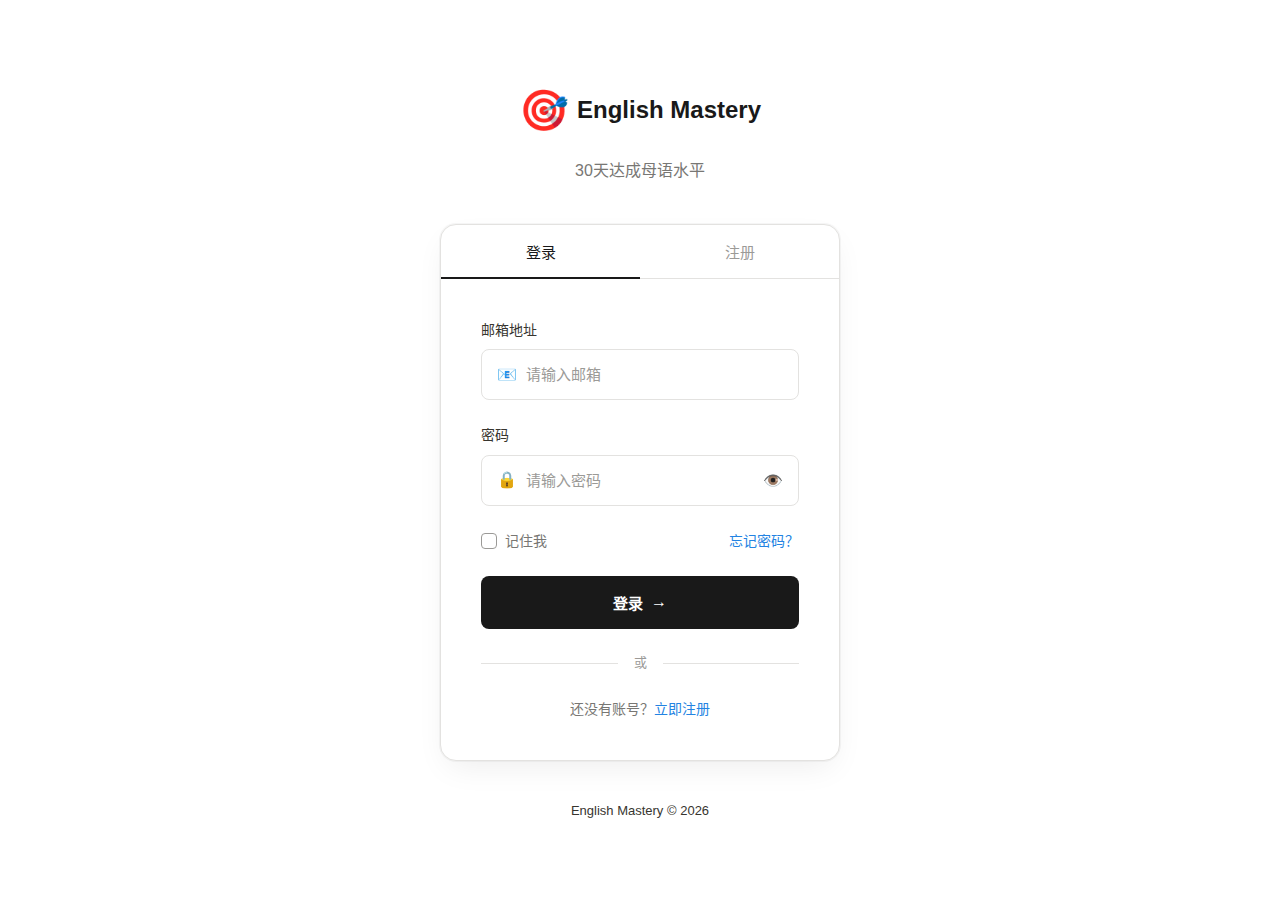
<file: pages/auth.html>
<!DOCTYPE html>
<html lang="zh-CN">
<head>
  <meta charset="UTF-8">
  <meta name="viewport" content="width=device-width, initial-scale=1.0">
  <title>登录/注册 - English Mastery</title>
  <link rel="stylesheet" href="../css/styles.css">
</head>
<body class="auth-page">
  <div class="auth-container">
    <!-- Logo区域 -->
    <div class="auth-header">
      <div class="auth-logo">
        <span class="logo-icon">🎯</span>
        <span class="logo-text">English Mastery</span>
      </div>
      <p class="auth-subtitle">30天达成母语水平</p>
    </div>

    <!-- 表单容器 -->
    <div class="auth-card">
      <!-- 切换标签 -->
      <div class="auth-tabs">
        <button class="auth-tab active" data-tab="login" onclick="switchTab('login')">登录</button>
        <button class="auth-tab" data-tab="register" onclick="switchTab('register')">注册</button>
      </div>

      <!-- 登录表单 -->
      <form class="auth-form" id="loginForm" onsubmit="handleLogin(event)">
        <div class="form-group">
          <label class="form-label" for="loginEmail">邮箱地址</label>
          <div class="input-wrapper">
            <span class="input-icon">📧</span>
            <input 
              type="email" 
              id="loginEmail" 
              class="form-input" 
              placeholder="请输入邮箱"
              required
            >
          </div>
        </div>

        <div class="form-group">
          <label class="form-label" for="loginPassword">密码</label>
          <div class="input-wrapper">
            <span class="input-icon">🔒</span>
            <input 
              type="password" 
              id="loginPassword" 
              class="form-input" 
              placeholder="请输入密码"
              required
              minlength="6"
            >
            <button type="button" class="password-toggle" onclick="togglePassword('loginPassword', this)">
              👁️
            </button>
          </div>
        </div>

        <div class="form-options">
          <label class="checkbox-label">
            <input type="checkbox" id="rememberMe">
            <span class="checkbox-custom"></span>
            记住我
          </label>
          <a href="#" class="forgot-link">忘记密码？</a>
        </div>

        <button type="submit" class="auth-btn primary">
          <span>登录</span>
          <span class="btn-icon">→</span>
        </button>

        <div class="auth-divider">
          <span>或</span>
        </div>

        <p class="auth-switch">
          还没有账号？<a href="#" onclick="switchTab('register')">立即注册</a>
        </p>
      </form>

      <!-- 注册表单 -->
      <form class="auth-form hidden" id="registerForm" onsubmit="handleRegister(event)">
        <div class="form-group">
          <label class="form-label" for="registerName">用户昵称</label>
          <div class="input-wrapper">
            <span class="input-icon">👤</span>
            <input 
              type="text" 
              id="registerName" 
              class="form-input" 
              placeholder="请输入昵称"
              required
              minlength="2"
              maxlength="20"
            >
          </div>
        </div>

        <div class="form-group">
          <label class="form-label" for="registerEmail">邮箱地址</label>
          <div class="input-wrapper">
            <span class="input-icon">📧</span>
            <input 
              type="email" 
              id="registerEmail" 
              class="form-input" 
              placeholder="请输入邮箱"
              required
            >
          </div>
          <p class="form-hint">邮箱将用于登录和找回密码</p>
        </div>

        <div class="form-group">
          <label class="form-label" for="registerPassword">设置密码</label>
          <div class="input-wrapper">
            <span class="input-icon">🔒</span>
            <input 
              type="password" 
              id="registerPassword" 
              class="form-input" 
              placeholder="至少6位密码"
              required
              minlength="6"
              oninput="checkPasswordStrength(this.value)"
            >
            <button type="button" class="password-toggle" onclick="togglePassword('registerPassword', this)">
              👁️
            </button>
          </div>
          <div class="password-strength" id="passwordStrength">
            <div class="strength-bar">
              <div class="strength-fill" id="strengthFill"></div>
            </div>
            <span class="strength-text" id="strengthText">密码强度</span>
          </div>
        </div>

        <div class="form-group">
          <label class="form-label" for="confirmPassword">确认密码</label>
          <div class="input-wrapper">
            <span class="input-icon">🔒</span>
            <input 
              type="password" 
              id="confirmPassword" 
              class="form-input" 
              placeholder="再次输入密码"
              required
              minlength="6"
            >
          </div>
        </div>

        <div class="form-options">
          <label class="checkbox-label">
            <input type="checkbox" id="agreeTerms" required>
            <span class="checkbox-custom"></span>
            我已阅读并同意 <a href="#">服务条款</a> 和 <a href="#">隐私政策</a>
          </label>
        </div>

        <button type="submit" class="auth-btn primary">
          <span>创建账号</span>
          <span class="btn-icon">→</span>
        </button>

        <div class="auth-divider">
          <span>或</span>
        </div>

        <p class="auth-switch">
          已有账号？<a href="#" onclick="switchTab('login')">立即登录</a>
        </p>
      </form>
    </div>

    <!-- 底部信息 -->
    <div class="auth-footer">
      <p>English Mastery © 2026</p>
    </div>
  </div>

  <!-- Toast 提示 -->
  <div class="toast" id="toast"></div>

  <!-- Scripts -->
  <script src="../js/auth.js"></script>
</body>
</html>
</file>
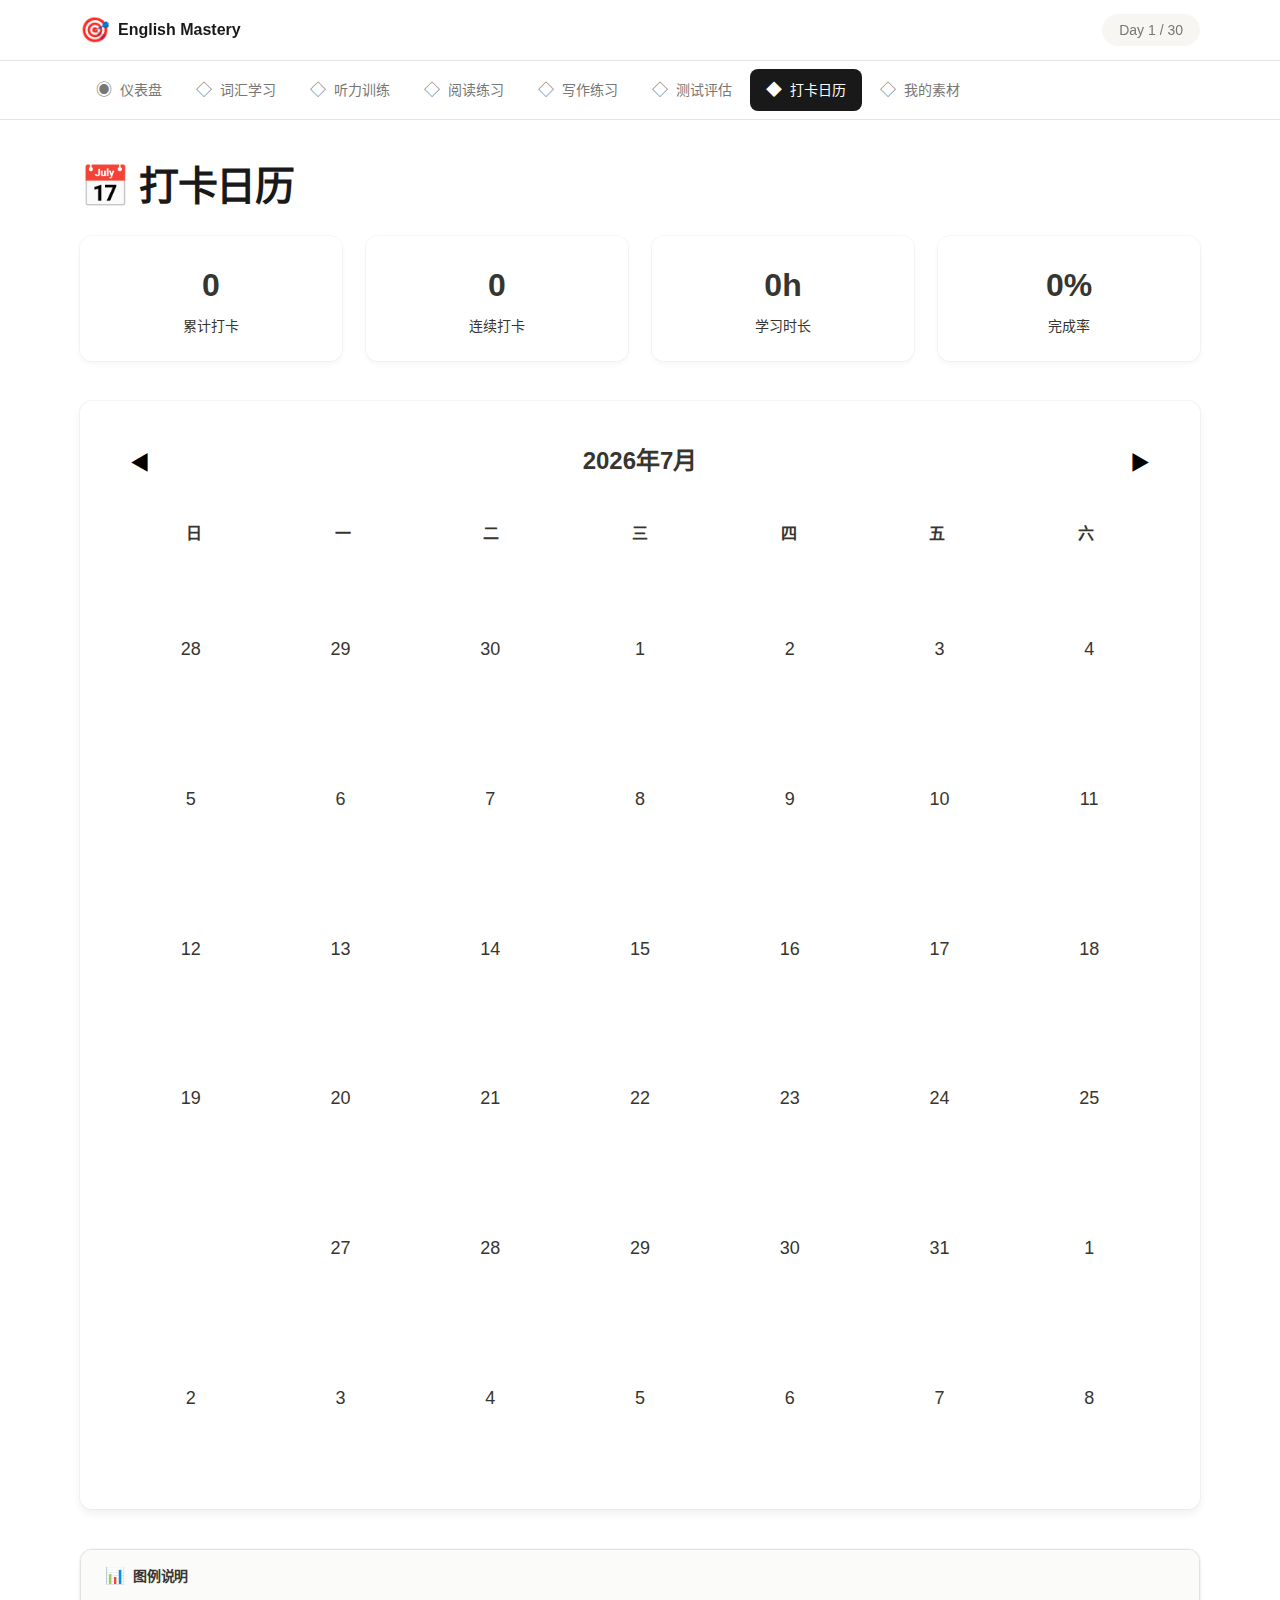
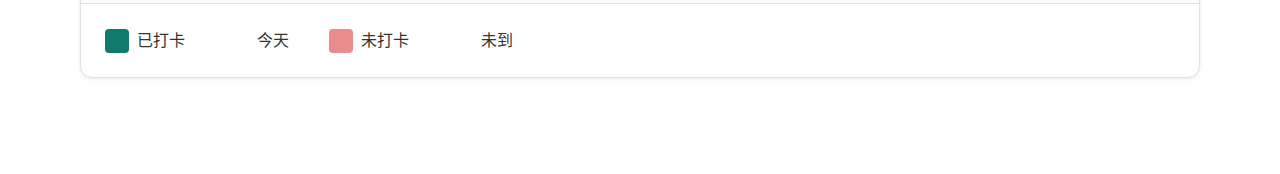
<file: pages/calendar.html>
<!DOCTYPE html>
<html lang="zh-CN">
<head>
  <meta charset="UTF-8">
  <meta name="viewport" content="width=device-width, initial-scale=1.0">
  <title>打卡日历 - English Mastery</title>
  <link rel="stylesheet" href="../css/styles.css">
  <style>
    .calendar-large { background: var(--bg-primary); border-radius: var(--radius-lg); padding: var(--spacing-xl); box-shadow: var(--shadow-md); }
    .calendar-header-large { display: flex; justify-content: space-between; align-items: center; margin-bottom: var(--spacing-lg); }
    .calendar-title-large { font-size: 1.5rem; font-weight: 700; }
    .calendar-nav-large { display: flex; gap: var(--spacing-sm); }
    .calendar-nav-btn-large { width: 40px; height: 40px; border: 1px solid var(--border-color); background: var(--bg-primary); border-radius: var(--radius-md); cursor: pointer; font-size: 1.25rem; }
    .calendar-weekdays-large { display: grid; grid-template-columns: repeat(7, 1fr); text-align: center; font-weight: 600; color: var(--text-muted); padding: var(--spacing-md) 0; border-bottom: 1px solid var(--border-color); }
    .calendar-days-large { display: grid; grid-template-columns: repeat(7, 1fr); gap: var(--spacing-sm); padding-top: var(--spacing-md); }
    .calendar-day-large { aspect-ratio: 1; display: flex; flex-direction: column; align-items: center; justify-content: center; border-radius: var(--radius-md); cursor: pointer; transition: all 0.2s; font-size: 1.125rem; }
    .calendar-day-large:hover { background: var(--bg-tertiary); }
    .calendar-day-large.today { background: var(--primary-light); color: white; font-weight: 700; }
    .calendar-day-large.checked { background: var(--success-color); color: white; }
    .calendar-day-large.missed { background: var(--danger-color); color: white; opacity: 0.6; }
    .calendar-day-large.future { color: var(--text-muted); }
    .stats-row { display: grid; grid-template-columns: repeat(4, 1fr); gap: var(--spacing-lg); margin-bottom: var(--spacing-xl); }
    .stat-box { background: var(--bg-primary); border-radius: var(--radius-lg); padding: var(--spacing-lg); text-align: center; box-shadow: var(--shadow-sm); }
    .stat-box-value { font-size: 2rem; font-weight: 700; color: var(--primary-color); }
    .stat-box-label { font-size: 0.875rem; color: var(--text-muted); margin-top: var(--spacing-xs); }
    @media (max-width: 768px) { .stats-row { grid-template-columns: repeat(2, 1fr); } }
  </style>
</head>
<body>
  <div class="page-wrapper">
    <header class="header"><div class="container"><div class="header-content"><div class="logo"><span class="logo-icon">🎯</span><span>English Mastery</span></div><div class="day-badge" id="dayBadge">Day 1 / 30</div></div></div></header>
    <nav class="nav"><div class="container"><ul class="nav-list">
      <li class="nav-item"><a href="../index.html" class="nav-link"><span>◉</span> 仪表盘</a></li>
      <li class="nav-item"><a href="vocabulary.html" class="nav-link"><span>◇</span> 词汇学习</a></li>
      <li class="nav-item"><a href="listening.html" class="nav-link"><span>◇</span> 听力训练</a></li>
      <li class="nav-item"><a href="reading.html" class="nav-link"><span>◇</span> 阅读练习</a></li>
      <li class="nav-item"><a href="writing.html" class="nav-link"><span>◇</span> 写作练习</a></li>
      <li class="nav-item"><a href="test.html" class="nav-link"><span>◇</span> 测试评估</a></li>
      <li class="nav-item"><a href="calendar.html" class="nav-link active"><span>◆</span> 打卡日历</a></li>
      <li class="nav-item"><a href="materials.html" class="nav-link"><span>◇</span> 我的素材</a></li>
    </ul></div></nav>
    <main class="main-content">
      <div class="container">
        <h1 style="margin-bottom: var(--spacing-lg);">📅 打卡日历</h1>
        <div class="stats-row">
          <div class="stat-box"><div class="stat-box-value" id="totalDays">0</div><div class="stat-box-label">累计打卡</div></div>
          <div class="stat-box"><div class="stat-box-value" id="currentStreak">0</div><div class="stat-box-label">连续打卡</div></div>
          <div class="stat-box"><div class="stat-box-value" id="totalTime">0h</div><div class="stat-box-label">学习时长</div></div>
          <div class="stat-box"><div class="stat-box-value" id="completionRate">0%</div><div class="stat-box-label">完成率</div></div>
        </div>
        <div class="calendar-large">
          <div class="calendar-header-large">
            <button class="calendar-nav-btn-large" onclick="prevMonth()">◀</button>
            <div class="calendar-title-large" id="calendarTitle">2026年2月</div>
            <button class="calendar-nav-btn-large" onclick="nextMonth()">▶</button>
          </div>
          <div class="calendar-weekdays-large"><span>日</span><span>一</span><span>二</span><span>三</span><span>四</span><span>五</span><span>六</span></div>
          <div class="calendar-days-large" id="calendarDays"></div>
        </div>
        <div class="card" style="margin-top: var(--spacing-xl);">
          <div class="card-header"><h3 class="card-title"><span>📊</span> 图例说明</h3></div>
          <div class="card-body" style="display: flex; gap: var(--spacing-xl); flex-wrap: wrap;">
            <div style="display: flex; align-items: center; gap: var(--spacing-sm);"><div style="width: 24px; height: 24px; background: var(--success-color); border-radius: 4px;"></div><span>已打卡</span></div>
            <div style="display: flex; align-items: center; gap: var(--spacing-sm);"><div style="width: 24px; height: 24px; background: var(--primary-light); border-radius: 4px;"></div><span>今天</span></div>
            <div style="display: flex; align-items: center; gap: var(--spacing-sm);"><div style="width: 24px; height: 24px; background: var(--danger-color); opacity: 0.6; border-radius: 4px;"></div><span>未打卡</span></div>
            <div style="display: flex; align-items: center; gap: var(--spacing-sm);"><div style="width: 24px; height: 24px; background: var(--bg-tertiary); border-radius: 4px;"></div><span>未到</span></div>
          </div>
        </div>
      </div>
    </main>
  </div>
  <script src="../js/storage.js"></script>
  <script>
    let currentYear, currentMonth;
    
    document.addEventListener('DOMContentLoaded', function() {
      const today = new Date();
      currentYear = today.getFullYear();
      currentMonth = today.getMonth() + 1;
      updateDayBadge();
      updateStats();
      renderCalendar();
    });
    
    function updateDayBadge() {
      const currentDay = Storage.getCurrentDay();
      document.getElementById('dayBadge').textContent = `Day ${currentDay} / 30`;
    }
    
    function updateStats() {
      const checkinData = Storage.getCheckinData();
      const study = Storage.getStudyData();
      const totalDays = Object.keys(checkinData).filter(k => checkinData[k].completed).length;
      const streak = Storage.calculateStreak();
      
      document.getElementById('totalDays').textContent = totalDays;
      document.getElementById('currentStreak').textContent = streak;
      document.getElementById('totalTime').textContent = Math.round((study.totalTime || 0) / 60) + 'h';
      document.getElementById('completionRate').textContent = totalDays > 0 ? Math.round((totalDays / Storage.getCurrentDay()) * 100) + '%' : '0%';
    }
    
    function renderCalendar() {
      document.getElementById('calendarTitle').textContent = `${currentYear}年${currentMonth}月`;
      
      const firstDay = new Date(currentYear, currentMonth - 1, 1);
      const lastDay = new Date(currentYear, currentMonth, 0);
      const daysInMonth = lastDay.getDate();
      const startWeekday = firstDay.getDay();
      
      const checkinData = Storage.getCheckinData();
      const today = new Date();
      const todayStr = Storage.getTodayString();
      const study = Storage.getStudyData();
      const startDate = new Date(study.startDate);
      
      let html = '';
      
      // 上月填充
      const prevMonthLastDay = new Date(currentYear, currentMonth - 1, 0).getDate();
      for (let i = startWeekday - 1; i >= 0; i--) {
        html += `<div class="calendar-day-large future">${prevMonthLastDay - i}</div>`;
      }
      
      // 当月天数
      for (let d = 1; d <= daysInMonth; d++) {
        const dateStr = `${currentYear}-${String(currentMonth).padStart(2, '0')}-${String(d).padStart(2, '0')}`;
        const dateObj = new Date(currentYear, currentMonth - 1, d);
        
        let className = 'calendar-day-large';
        if (dateStr === todayStr) {
          className += ' today';
        } else if (dateObj > today) {
          className += ' future';
        } else if (checkinData[dateStr]?.completed) {
          className += ' checked';
        } else if (dateObj >= startDate && dateObj < today) {
          className += ' missed';
        }
        
        html += `<div class="${className}">${d}</div>`;
      }
      
      // 下月填充
      const remaining = 42 - (startWeekday + daysInMonth);
      for (let i = 1; i <= remaining; i++) {
        html += `<div class="calendar-day-large future">${i}</div>`;
      }
      
      document.getElementById('calendarDays').innerHTML = html;
    }
    
    function prevMonth() {
      currentMonth--;
      if (currentMonth < 1) { currentMonth = 12; currentYear--; }
      renderCalendar();
    }
    
    function nextMonth() {
      currentMonth++;
      if (currentMonth > 12) { currentMonth = 1; currentYear++; }
      renderCalendar();
    }
  </script>
</body>
</html>
</file>
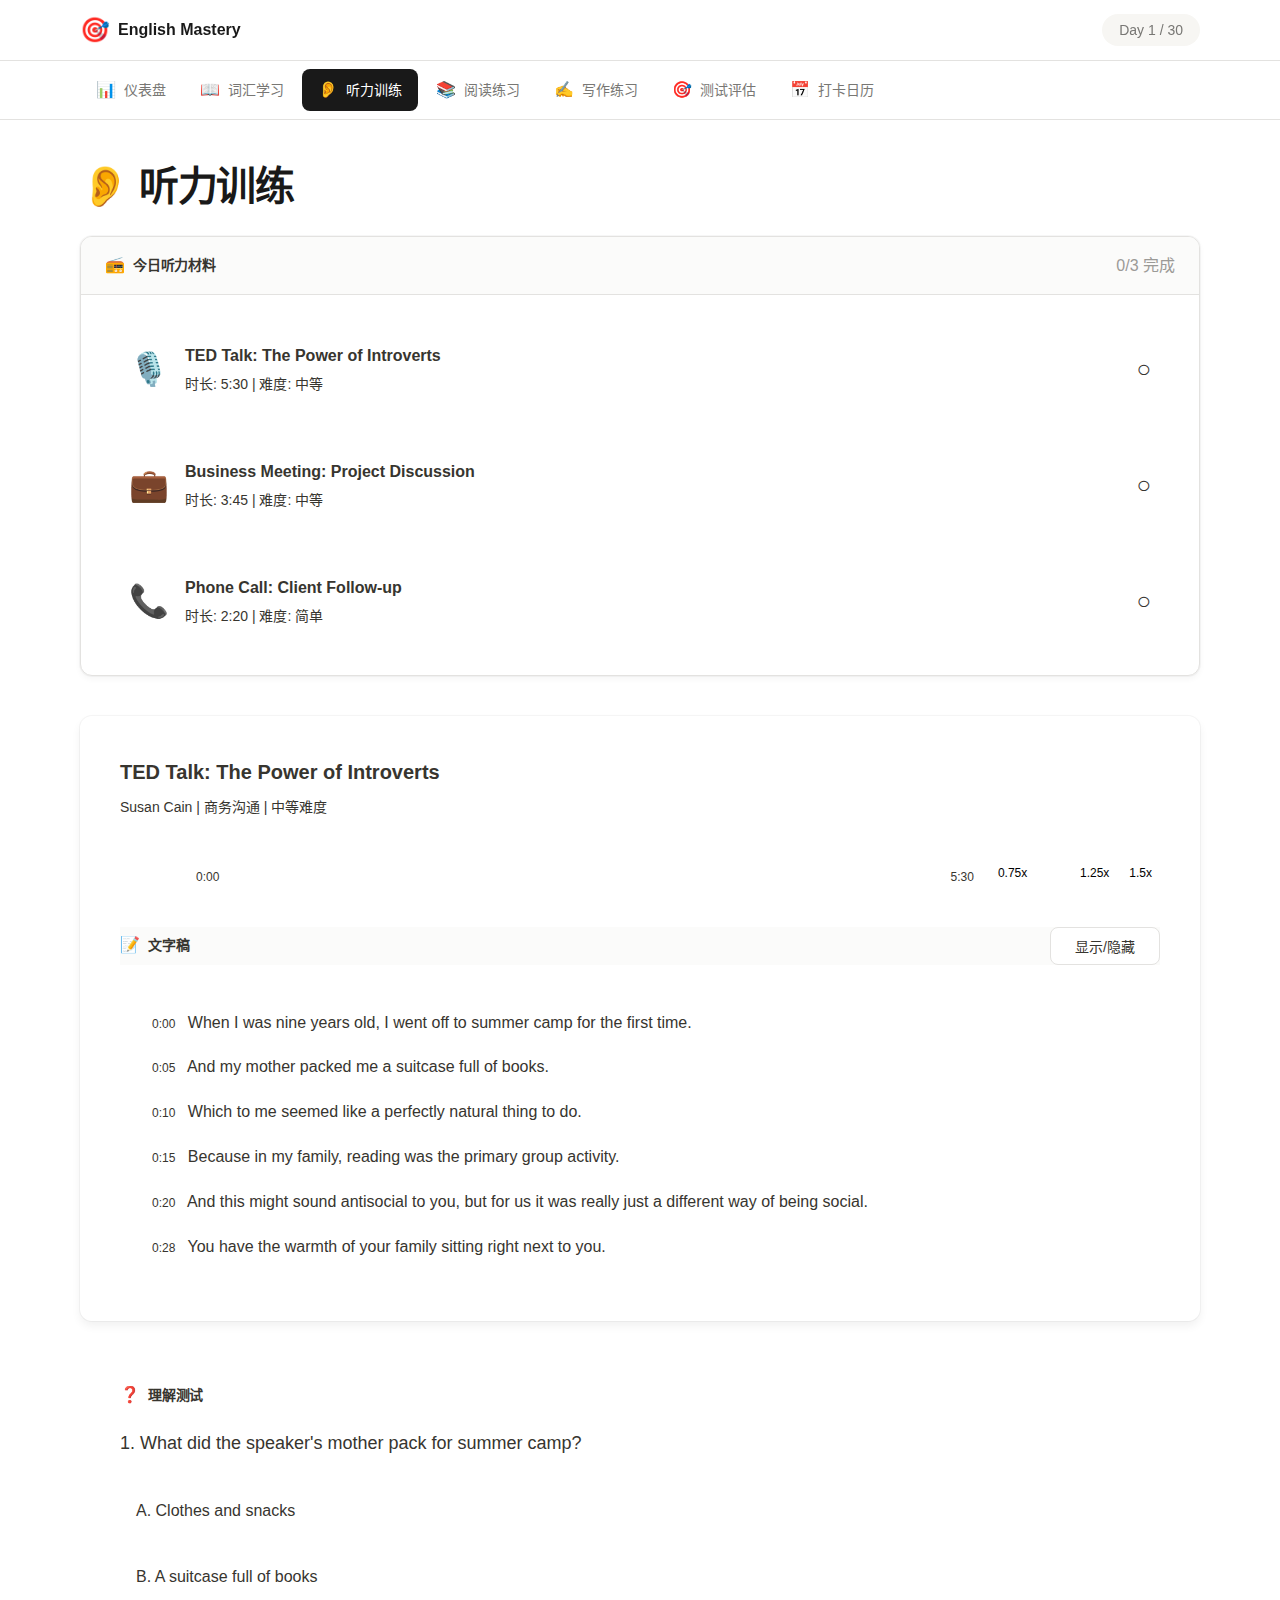
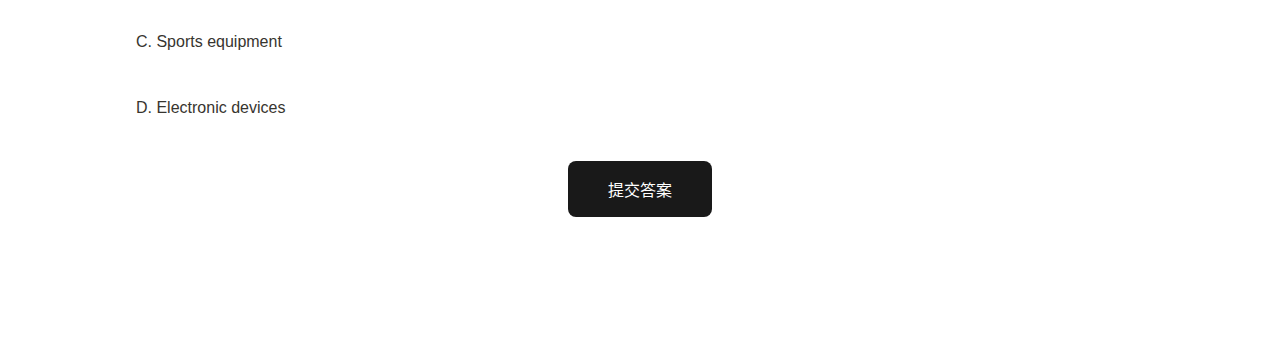
<file: pages/listening.html>
<!DOCTYPE html>
<html lang="zh-CN">
<head>
  <meta charset="UTF-8">
  <meta name="viewport" content="width=device-width, initial-scale=1.0">
  <title>听力训练 - English Mastery</title>
  <link rel="stylesheet" href="../css/styles.css">
  <style>
    .audio-player {
      background: var(--bg-primary);
      border-radius: var(--radius-lg);
      padding: var(--spacing-xl);
      margin-bottom: var(--spacing-lg);
      box-shadow: var(--shadow-md);
    }
    
    .audio-title {
      font-size: 1.25rem;
      font-weight: 600;
      margin-bottom: var(--spacing-sm);
    }
    
    .audio-meta {
      color: var(--text-muted);
      font-size: 0.875rem;
      margin-bottom: var(--spacing-lg);
    }
    
    .audio-controls {
      display: flex;
      align-items: center;
      gap: var(--spacing-md);
      margin-bottom: var(--spacing-lg);
    }
    
    .play-btn {
      width: 60px;
      height: 60px;
      border-radius: 50%;
      background: var(--primary-color);
      color: white;
      border: none;
      font-size: 1.5rem;
      cursor: pointer;
      display: flex;
      align-items: center;
      justify-content: center;
      transition: all 0.2s;
    }
    
    .play-btn:hover {
      background: var(--primary-dark);
      transform: scale(1.05);
    }
    
    .audio-progress {
      flex: 1;
    }
    
    .audio-progress-bar {
      height: 6px;
      background: var(--progress-bg);
      border-radius: var(--radius-full);
      cursor: pointer;
      position: relative;
    }
    
    .audio-progress-fill {
      height: 100%;
      background: var(--primary-color);
      border-radius: var(--radius-full);
      width: 0%;
      transition: width 0.1s;
    }
    
    .audio-time {
      display: flex;
      justify-content: space-between;
      font-size: 0.75rem;
      color: var(--text-muted);
      margin-top: var(--spacing-xs);
    }
    
    .speed-controls {
      display: flex;
      gap: var(--spacing-xs);
    }
    
    .speed-btn {
      padding: var(--spacing-xs) var(--spacing-sm);
      border: 1px solid var(--border-color);
      background: var(--bg-primary);
      border-radius: var(--radius-sm);
      font-size: 0.75rem;
      cursor: pointer;
      transition: all 0.2s;
    }
    
    .speed-btn.active {
      background: var(--primary-color);
      color: white;
      border-color: var(--primary-color);
    }
    
    .transcript {
      background: var(--bg-tertiary);
      border-radius: var(--radius-md);
      padding: var(--spacing-lg);
      max-height: 300px;
      overflow-y: auto;
      line-height: 1.8;
    }
    
    .transcript-line {
      margin-bottom: var(--spacing-sm);
      padding: var(--spacing-xs) var(--spacing-sm);
      border-radius: var(--radius-sm);
      cursor: pointer;
      transition: background 0.2s;
    }
    
    .transcript-line:hover {
      background: var(--bg-secondary);
    }
    
    .transcript-line.active {
      background: var(--primary-light);
      color: white;
    }
    
    .transcript-time {
      font-size: 0.75rem;
      color: var(--text-muted);
      margin-right: var(--spacing-sm);
    }
    
    .transcript-line.active .transcript-time {
      color: rgba(255,255,255,0.8);
    }
    
    .quiz-section {
      background: var(--bg-primary);
      border-radius: var(--radius-lg);
      padding: var(--spacing-xl);
      margin-top: var(--spacing-lg);
    }
    
    .quiz-question {
      font-size: 1.125rem;
      font-weight: 500;
      margin-bottom: var(--spacing-lg);
    }
    
    .quiz-options {
      display: flex;
      flex-direction: column;
      gap: var(--spacing-sm);
    }
    
    .quiz-option {
      padding: var(--spacing-md);
      border: 1px solid var(--border-color);
      border-radius: var(--radius-md);
      cursor: pointer;
      transition: all 0.2s;
    }
    
    .quiz-option:hover {
      border-color: var(--primary-color);
      background: var(--bg-tertiary);
    }
    
    .quiz-option.selected {
      border-color: var(--primary-color);
      background: var(--primary-light);
      color: white;
    }
    
    .quiz-option.correct {
      border-color: var(--success-color);
      background: var(--success-color);
      color: white;
    }
    
    .quiz-option.wrong {
      border-color: var(--danger-color);
      background: var(--danger-color);
      color: white;
    }
    
    .materials-list {
      display: grid;
      gap: var(--spacing-md);
    }
    
    .material-card {
      background: var(--bg-primary);
      border-radius: var(--radius-md);
      padding: var(--spacing-lg);
      border: 1px solid var(--border-color);
      display: flex;
      align-items: center;
      gap: var(--spacing-md);
      cursor: pointer;
      transition: all 0.2s;
    }
    
    .material-card:hover {
      border-color: var(--primary-color);
      transform: translateY(-2px);
      box-shadow: var(--shadow-md);
    }
    
    .material-card.completed {
      border-color: var(--success-color);
      background: linear-gradient(135deg, rgba(16, 185, 129, 0.1), transparent);
    }
    
    .material-icon {
      font-size: 2rem;
    }
    
    .material-info {
      flex: 1;
    }
    
    .material-title {
      font-weight: 600;
      margin-bottom: var(--spacing-xs);
    }
    
    .material-meta {
      font-size: 0.875rem;
      color: var(--text-muted);
    }
    
    .material-status {
      font-size: 1.5rem;
    }
  </style>
</head>
<body>
  <div class="page-wrapper">
    <!-- Header -->
    <header class="header">
      <div class="container">
        <div class="header-content">
          <div class="logo">
            <span class="logo-icon">🎯</span>
            <span>English Mastery</span>
          </div>
          <div class="day-badge" id="dayBadge">Day 1 / 30</div>
        </div>
      </div>
    </header>

    <!-- Navigation -->
    <nav class="nav">
      <div class="container">
        <ul class="nav-list">
          <li class="nav-item"><a href="../index.html" class="nav-link"><span>📊</span> 仪表盘</a></li>
          <li class="nav-item"><a href="vocabulary.html" class="nav-link"><span>📖</span> 词汇学习</a></li>
          <li class="nav-item"><a href="listening.html" class="nav-link active"><span>👂</span> 听力训练</a></li>
          <li class="nav-item"><a href="reading.html" class="nav-link"><span>📚</span> 阅读练习</a></li>
          <li class="nav-item"><a href="writing.html" class="nav-link"><span>✍️</span> 写作练习</a></li>
          <li class="nav-item"><a href="test.html" class="nav-link"><span>🎯</span> 测试评估</a></li>
          <li class="nav-item"><a href="calendar.html" class="nav-link"><span>📅</span> 打卡日历</a></li>
        </ul>
      </div>
    </nav>

    <!-- Main Content -->
    <main class="main-content">
      <div class="container">
        <h1 style="margin-bottom: var(--spacing-lg);">👂 听力训练</h1>
        
        <!-- Materials List -->
        <div class="card" style="margin-bottom: var(--spacing-xl);">
          <div class="card-header">
            <h2 class="card-title"><span>📻</span> 今日听力材料</h2>
            <span class="text-muted" id="listeningProgress">0/3 完成</span>
          </div>
          <div class="card-body">
            <div class="materials-list" id="materialsList">
              <div class="material-card" onclick="selectMaterial(0)">
                <div class="material-icon">🎙️</div>
                <div class="material-info">
                  <div class="material-title">TED Talk: The Power of Introverts</div>
                  <div class="material-meta">时长: 5:30 | 难度: 中等</div>
                </div>
                <div class="material-status" id="status-0">○</div>
              </div>
              <div class="material-card" onclick="selectMaterial(1)">
                <div class="material-icon">💼</div>
                <div class="material-info">
                  <div class="material-title">Business Meeting: Project Discussion</div>
                  <div class="material-meta">时长: 3:45 | 难度: 中等</div>
                </div>
                <div class="material-status" id="status-1">○</div>
              </div>
              <div class="material-card" onclick="selectMaterial(2)">
                <div class="material-icon">📞</div>
                <div class="material-info">
                  <div class="material-title">Phone Call: Client Follow-up</div>
                  <div class="material-meta">时长: 2:20 | 难度: 简单</div>
                </div>
                <div class="material-status" id="status-2">○</div>
              </div>
            </div>
          </div>
        </div>
        
        <!-- Audio Player -->
        <div class="audio-player" id="playerSection">
          <div class="audio-title" id="audioTitle">TED Talk: The Power of Introverts</div>
          <div class="audio-meta" id="audioMeta">Susan Cain | 商务沟通 | 中等难度</div>
          
          <div class="audio-controls">
            <button class="play-btn" id="playBtn" onclick="togglePlay()">▶</button>
            <div class="audio-progress">
              <div class="audio-progress-bar" onclick="seek(event)">
                <div class="audio-progress-fill" id="audioProgress"></div>
              </div>
              <div class="audio-time">
                <span id="currentTime">0:00</span>
                <span id="totalTime">5:30</span>
              </div>
            </div>
            <div class="speed-controls">
              <button class="speed-btn" onclick="setSpeed(0.75)">0.75x</button>
              <button class="speed-btn active" onclick="setSpeed(1)">1x</button>
              <button class="speed-btn" onclick="setSpeed(1.25)">1.25x</button>
              <button class="speed-btn" onclick="setSpeed(1.5)">1.5x</button>
            </div>
          </div>
          
          <div class="card-header" style="padding: 0; border: none; margin-bottom: var(--spacing-md);">
            <h3 class="card-title"><span>📝</span> 文字稿</h3>
            <button class="btn btn-secondary" onclick="toggleTranscript()">显示/隐藏</button>
          </div>
          
          <div class="transcript" id="transcript">
            <div class="transcript-line" data-time="0">
              <span class="transcript-time">0:00</span>
              When I was nine years old, I went off to summer camp for the first time.
            </div>
            <div class="transcript-line" data-time="5">
              <span class="transcript-time">0:05</span>
              And my mother packed me a suitcase full of books.
            </div>
            <div class="transcript-line" data-time="10">
              <span class="transcript-time">0:10</span>
              Which to me seemed like a perfectly natural thing to do.
            </div>
            <div class="transcript-line" data-time="15">
              <span class="transcript-time">0:15</span>
              Because in my family, reading was the primary group activity.
            </div>
            <div class="transcript-line" data-time="20">
              <span class="transcript-time">0:20</span>
              And this might sound antisocial to you, but for us it was really just a different way of being social.
            </div>
            <div class="transcript-line" data-time="28">
              <span class="transcript-time">0:28</span>
              You have the warmth of your family sitting right next to you.
            </div>
            <div class="transcript-line" data-time="33">
              <span class="transcript-time">0:33</span>
              But you are also free to go roaming around the adventureland inside your own mind.
            </div>
            <div class="transcript-line" data-time="40">
              <span class="transcript-time">0:40</span>
              And I had this idea that camp was going to be just like this, but better.
            </div>
            <div class="transcript-line" data-time="46">
              <span class="transcript-time">0:46</span>
              I had a vision of 10 girls sitting in a cabin cozily reading books in their matching nightgowns.
            </div>
          </div>
        </div>
        
        <!-- Quiz Section -->
        <div class="quiz-section" id="quizSection">
          <h3 class="card-title" style="margin-bottom: var(--spacing-lg);"><span>❓</span> 理解测试</h3>
          
          <div id="quizContainer">
            <div class="quiz-question" id="quizQuestion">
              1. What did the speaker's mother pack for summer camp?
            </div>
            <div class="quiz-options" id="quizOptions">
              <div class="quiz-option" onclick="selectOption(this, 0)">A. Clothes and snacks</div>
              <div class="quiz-option" onclick="selectOption(this, 1)">B. A suitcase full of books</div>
              <div class="quiz-option" onclick="selectOption(this, 2)">C. Sports equipment</div>
              <div class="quiz-option" onclick="selectOption(this, 3)">D. Electronic devices</div>
            </div>
            
            <div style="margin-top: var(--spacing-lg); text-align: center;">
              <button class="btn btn-primary btn-lg" id="submitQuiz" onclick="submitAnswer()">提交答案</button>
              <button class="btn btn-success btn-lg hidden" id="nextQuestion" onclick="nextQuestion()">下一题</button>
            </div>
          </div>
          
          <div id="quizComplete" class="hidden" style="text-align: center; padding: var(--spacing-xl);">
            <div style="font-size: 4rem; margin-bottom: var(--spacing-lg);">🎉</div>
            <h2>听力练习完成！</h2>
            <p class="text-muted mt-md">正确率: <span id="accuracy">0</span>%</p>
            <button class="btn btn-primary btn-lg mt-lg" onclick="location.href='../index.html'">返回仪表盘</button>
          </div>
        </div>
      </div>
    </main>
  </div>

  <script src="../js/storage.js"></script>
  <script>
    // 听力材料数据
    const materials = [
      {
        title: "TED Talk: The Power of Introverts",
        speaker: "Susan Cain",
        category: "商务沟通",
        difficulty: "中等",
        duration: "5:30",
        questions: [
          {
            question: "What did the speaker's mother pack for summer camp?",
            options: ["Clothes and snacks", "A suitcase full of books", "Sports equipment", "Electronic devices"],
            correct: 1
          },
          {
            question: "How did the speaker's family view reading together?",
            options: ["As antisocial behavior", "As a different way of being social", "As a waste of time", "As mandatory activity"],
            correct: 1
          }
        ]
      },
      {
        title: "Business Meeting: Project Discussion",
        speaker: "Team Lead",
        category: "工作场景",
        difficulty: "中等",
        duration: "3:45",
        questions: [
          {
            question: "What is the main topic of the meeting?",
            options: ["Budget review", "Project timeline", "Team building", "Performance review"],
            correct: 1
          }
        ]
      },
      {
        title: "Phone Call: Client Follow-up",
        speaker: "Sales Rep",
        category: "客户沟通",
        difficulty: "简单",
        duration: "2:20",
        questions: [
          {
            question: "What is the purpose of the call?",
            options: ["To complain", "To follow up on a proposal", "To cancel a meeting", "To request a refund"],
            correct: 1
          }
        ]
      }
    ];
    
    let currentMaterial = 0;
    let currentQuestion = 0;
    let selectedAnswer = -1;
    let correctCount = 0;
    let completedMaterials = [];
    let isPlaying = false;
    let playbackRate = 1;
    
    document.addEventListener('DOMContentLoaded', function() {
      updateDayBadge();
      loadProgress();
      updateUI();
    });
    
    function updateDayBadge() {
      const currentDay = Storage.getCurrentDay();
      document.getElementById('dayBadge').textContent = `Day ${currentDay} / 30`;
    }
    
    function loadProgress() {
      const saved = localStorage.getItem('em_listening_progress');
      if (saved) {
        const data = JSON.parse(saved);
        if (data.date === Storage.getTodayString()) {
          completedMaterials = data.completedMaterials || [];
        }
      }
    }
    
    function saveProgress() {
      localStorage.setItem('em_listening_progress', JSON.stringify({
        date: Storage.getTodayString(),
        completedMaterials
      }));
    }
    
    function updateUI() {
      // 更新材料列表状态
      completedMaterials.forEach(index => {
        const card = document.querySelectorAll('.material-card')[index];
        const status = document.getElementById(`status-${index}`);
        if (card) card.classList.add('completed');
        if (status) status.textContent = '✅';
      });
      
      document.getElementById('listeningProgress').textContent = `${completedMaterials.length}/3 完成`;
    }
    
    function selectMaterial(index) {
      currentMaterial = index;
      currentQuestion = 0;
      correctCount = 0;
      selectedAnswer = -1;
      
      const material = materials[index];
      document.getElementById('audioTitle').textContent = material.title;
      document.getElementById('audioMeta').textContent = `${material.speaker} | ${material.category} | ${material.difficulty}难度`;
      document.getElementById('totalTime').textContent = material.duration;
      
      showQuestion();
      document.getElementById('quizComplete').classList.add('hidden');
      document.getElementById('quizContainer').classList.remove('hidden');
    }
    
    function togglePlay() {
      isPlaying = !isPlaying;
      document.getElementById('playBtn').textContent = isPlaying ? '⏸' : '▶';
      
      if (isPlaying) {
        simulatePlayback();
      }
    }
    
    function simulatePlayback() {
      // 模拟播放进度
      let progress = 0;
      const interval = setInterval(() => {
        if (!isPlaying || progress >= 100) {
          clearInterval(interval);
          return;
        }
        progress += 0.5;
        document.getElementById('audioProgress').style.width = `${progress}%`;
        
        // 更新时间显示
        const totalSeconds = 330; // 5:30
        const currentSeconds = Math.floor((progress / 100) * totalSeconds);
        const minutes = Math.floor(currentSeconds / 60);
        const seconds = currentSeconds % 60;
        document.getElementById('currentTime').textContent = `${minutes}:${seconds.toString().padStart(2, '0')}`;
        
        // 高亮当前文字稿行
        const lines = document.querySelectorAll('.transcript-line');
        lines.forEach(line => {
          const lineTime = parseInt(line.dataset.time);
          if (currentSeconds >= lineTime && currentSeconds < lineTime + 5) {
            line.classList.add('active');
          } else {
            line.classList.remove('active');
          }
        });
      }, 100 / playbackRate);
    }
    
    function setSpeed(speed) {
      playbackRate = speed;
      document.querySelectorAll('.speed-btn').forEach(btn => btn.classList.remove('active'));
      event.target.classList.add('active');
    }
    
    function toggleTranscript() {
      const transcript = document.getElementById('transcript');
      transcript.style.display = transcript.style.display === 'none' ? 'block' : 'none';
    }
    
    function showQuestion() {
      const material = materials[currentMaterial];
      if (currentQuestion >= material.questions.length) {
        completeListening();
        return;
      }
      
      const q = material.questions[currentQuestion];
      document.getElementById('quizQuestion').textContent = `${currentQuestion + 1}. ${q.question}`;
      
      const optionsHtml = q.options.map((opt, i) => 
        `<div class="quiz-option" onclick="selectOption(this, ${i})">${String.fromCharCode(65 + i)}. ${opt}</div>`
      ).join('');
      document.getElementById('quizOptions').innerHTML = optionsHtml;
      
      document.getElementById('submitQuiz').classList.remove('hidden');
      document.getElementById('nextQuestion').classList.add('hidden');
      selectedAnswer = -1;
    }
    
    function selectOption(element, index) {
      document.querySelectorAll('.quiz-option').forEach(opt => opt.classList.remove('selected'));
      element.classList.add('selected');
      selectedAnswer = index;
    }
    
    function submitAnswer() {
      if (selectedAnswer === -1) {
        alert('请选择一个答案');
        return;
      }
      
      const material = materials[currentMaterial];
      const q = material.questions[currentQuestion];
      const options = document.querySelectorAll('.quiz-option');
      
      if (selectedAnswer === q.correct) {
        options[selectedAnswer].classList.add('correct');
        correctCount++;
      } else {
        options[selectedAnswer].classList.add('wrong');
        options[q.correct].classList.add('correct');
      }
      
      document.getElementById('submitQuiz').classList.add('hidden');
      document.getElementById('nextQuestion').classList.remove('hidden');
    }
    
    function nextQuestion() {
      currentQuestion++;
      showQuestion();
    }
    
    function completeListening() {
      if (!completedMaterials.includes(currentMaterial)) {
        completedMaterials.push(currentMaterial);
        saveProgress();
      }
      
      const material = materials[currentMaterial];
      const accuracy = Math.round((correctCount / material.questions.length) * 100);
      
      document.getElementById('quizContainer').classList.add('hidden');
      document.getElementById('quizComplete').classList.remove('hidden');
      document.getElementById('accuracy').textContent = accuracy;
      
      updateUI();
      
      // 检查是否全部完成
      if (completedMaterials.length >= 3) {
        Storage.updateTodayTask('listening', true);
        Storage.addStudyTime(15);
        
        const progress = Storage.getProgress();
        progress.listening = Math.min(100, (progress.listening || 35) + 2);
        Storage.setProgress(progress);
      }
    }
  </script>
</body>
</html>
</file>
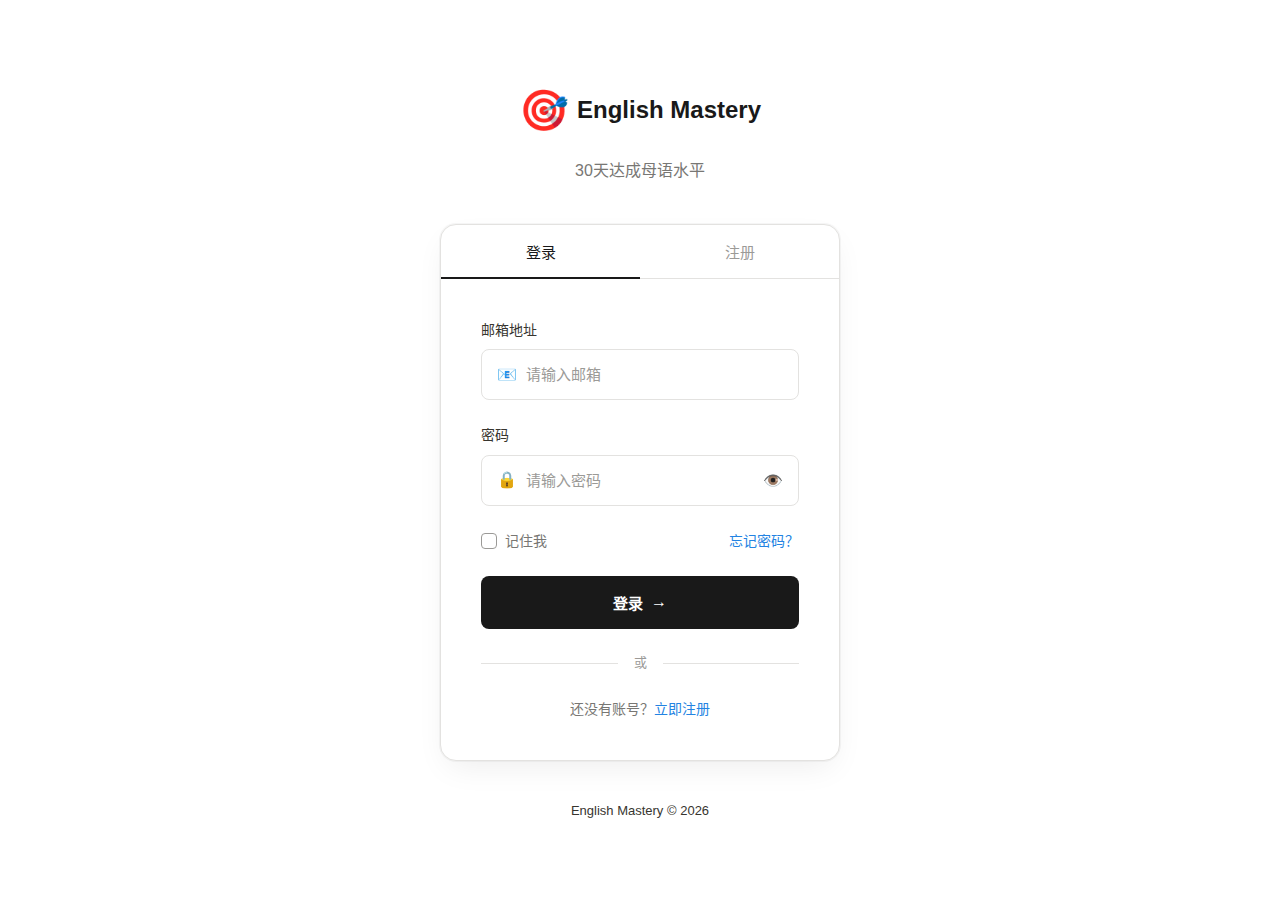
<file: pages/materials.html>
<!DOCTYPE html>
<html lang="zh-CN">
<head>
  <meta charset="UTF-8">
  <meta name="viewport" content="width=device-width, initial-scale=1.0">
  <title>我的素材 - English Mastery</title>
  <link rel="stylesheet" href="../css/styles.css">
  <style>
    /* ========== 页面布局 ========== */
    .materials-container {
      display: grid;
      grid-template-columns: 1fr;
      gap: var(--spacing-xl, 40px);
    }
    
    @media (min-width: 1024px) {
      .materials-container {
        grid-template-columns: 400px 1fr;
      }
    }
    
    /* ========== 上传区域 ========== */
    .upload-section {
      background: var(--notion-bg, #ffffff);
      border: 1px solid var(--notion-gray-light, #e3e2e0);
      border-radius: 12px;
      padding: var(--spacing-lg, 24px);
    }
    
    .upload-section h2 {
      font-size: 1.25rem;
      font-weight: 600;
      color: var(--notion-dark, #37352f);
      margin-bottom: var(--spacing-md, 16px);
      display: flex;
      align-items: center;
      gap: var(--spacing-sm, 8px);
    }
    
    /* 标签切换 */
    .upload-tabs {
      display: flex;
      gap: var(--spacing-xs, 4px);
      margin-bottom: var(--spacing-md, 16px);
      border-bottom: 1px solid var(--notion-gray-light, #e3e2e0);
      padding-bottom: var(--spacing-sm, 8px);
    }
    
    .upload-tab {
      padding: var(--spacing-sm, 8px) var(--spacing-md, 16px);
      background: transparent;
      border: none;
      font-size: 0.875rem;
      font-weight: 500;
      color: var(--notion-gray, #9b9a97);
      cursor: pointer;
      border-radius: 6px 6px 0 0;
      transition: all 0.12s ease;
    }
    
    .upload-tab:hover {
      color: var(--notion-dark, #37352f);
      background: var(--notion-bg-hover, #f7f6f3);
    }
    
    .upload-tab.active {
      color: var(--notion-dark, #37352f);
      background: var(--notion-bg-hover, #f7f6f3);
    }
    
    /* 表单样式 */
    .upload-form {
      display: none;
    }
    
    .upload-form.active {
      display: block;
    }
    
    .form-group {
      margin-bottom: var(--spacing-md, 16px);
    }
    
    .form-label {
      display: block;
      font-size: 0.875rem;
      font-weight: 500;
      color: var(--notion-dark, #37352f);
      margin-bottom: var(--spacing-xs, 4px);
    }
    
    .form-input {
      width: 100%;
      padding: var(--spacing-sm, 8px) var(--spacing-md, 16px);
      border: 1px solid var(--notion-gray-light, #e3e2e0);
      border-radius: 8px;
      font-size: 1rem;
      color: var(--notion-dark, #37352f);
      background: var(--notion-bg, #ffffff);
      transition: border-color 0.12s ease;
    }
    
    .form-input:focus {
      outline: none;
      border-color: var(--notion-blue, #2383e2);
    }
    
    .form-textarea {
      width: 100%;
      min-height: 200px;
      padding: var(--spacing-md, 16px);
      border: 1px solid var(--notion-gray-light, #e3e2e0);
      border-radius: 8px;
      font-size: 0.95rem;
      color: var(--notion-dark, #37352f);
      background: var(--notion-bg, #ffffff);
      resize: vertical;
      font-family: inherit;
      line-height: 1.6;
      transition: border-color 0.12s ease;
    }
    
    .form-textarea:focus {
      outline: none;
      border-color: var(--notion-blue, #2383e2);
    }
    
    .form-textarea::placeholder {
      color: var(--notion-gray, #9b9a97);
    }
    
    .char-count {
      font-size: 0.75rem;
      color: var(--notion-gray, #9b9a97);
      text-align: right;
      margin-top: var(--spacing-xs, 4px);
    }
    
    .char-count.warning {
      color: var(--notion-orange, #d9730d);
    }
    
    .char-count.error {
      color: var(--notion-red, #e03e3e);
    }
    
    /* 提交按钮 */
    .submit-btn {
      width: 100%;
      padding: var(--spacing-md, 16px);
      background: var(--notion-black, #191919);
      color: white;
      border: none;
      border-radius: 8px;
      font-size: 1rem;
      font-weight: 500;
      cursor: pointer;
      transition: opacity 0.12s ease;
      display: flex;
      align-items: center;
      justify-content: center;
      gap: var(--spacing-sm, 8px);
    }
    
    .submit-btn:hover:not(:disabled) {
      opacity: 0.85;
    }
    
    .submit-btn:disabled {
      opacity: 0.5;
      cursor: not-allowed;
    }
    
    .submit-btn .loading-spinner {
      width: 18px;
      height: 18px;
      border: 2px solid rgba(255,255,255,0.3);
      border-top-color: white;
      border-radius: 50%;
      animation: spin 0.8s linear infinite;
    }
    
    @keyframes spin {
      to { transform: rotate(360deg); }
    }
    
    /* ========== 素材列表区域 ========== */
    .materials-list-section {
      background: var(--notion-bg, #ffffff);
      border: 1px solid var(--notion-gray-light, #e3e2e0);
      border-radius: 12px;
      padding: var(--spacing-lg, 24px);
    }
    
    .section-header {
      display: flex;
      align-items: center;
      justify-content: space-between;
      margin-bottom: var(--spacing-lg, 24px);
    }
    
    .section-header h2 {
      font-size: 1.25rem;
      font-weight: 600;
      color: var(--notion-dark, #37352f);
      display: flex;
      align-items: center;
      gap: var(--spacing-sm, 8px);
    }
    
    .refresh-btn {
      background: transparent;
      border: none;
      padding: var(--spacing-xs, 4px) var(--spacing-sm, 8px);
      border-radius: 6px;
      color: var(--notion-gray, #9b9a97);
      cursor: pointer;
      transition: all 0.12s ease;
      display: flex;
      align-items: center;
      gap: var(--spacing-xs, 4px);
      font-size: 0.875rem;
    }
    
    .refresh-btn:hover {
      background: var(--notion-bg-hover, #f7f6f3);
      color: var(--notion-dark, #37352f);
    }
    
    .refresh-btn.refreshing svg {
      animation: spin 1s linear infinite;
    }
    
    /* 空状态 */
    .empty-state {
      text-align: center;
      padding: var(--spacing-2xl, 64px) var(--spacing-lg, 24px);
      color: var(--notion-gray, #9b9a97);
    }
    
    .empty-state-icon {
      font-size: 3rem;
      margin-bottom: var(--spacing-md, 16px);
      opacity: 0.5;
    }
    
    .empty-state-text {
      font-size: 1rem;
      margin-bottom: var(--spacing-sm, 8px);
    }
    
    .empty-state-hint {
      font-size: 0.875rem;
    }
    
    /* 素材卡片列表 */
    .materials-list {
      display: flex;
      flex-direction: column;
      gap: var(--spacing-md, 16px);
    }
    
    /* 素材卡片 */
    .material-card {
      background: var(--notion-bg, #ffffff);
      border: 1px solid var(--notion-gray-light, #e3e2e0);
      border-radius: 8px;
      padding: var(--spacing-md, 16px);
      transition: all 0.12s ease;
    }
    
    .material-card:hover {
      border-color: var(--notion-gray, #9b9a97);
    }
    
    .material-card-header {
      display: flex;
      align-items: flex-start;
      justify-content: space-between;
      gap: var(--spacing-md, 16px);
      margin-bottom: var(--spacing-sm, 8px);
    }
    
    .material-title {
      font-size: 1rem;
      font-weight: 600;
      color: var(--notion-dark, #37352f);
      flex: 1;
      min-width: 0;
      overflow: hidden;
      text-overflow: ellipsis;
      white-space: nowrap;
    }
    
    .material-status {
      display: inline-flex;
      align-items: center;
      gap: var(--spacing-xs, 4px);
      padding: 2px 8px;
      border-radius: 4px;
      font-size: 0.75rem;
      font-weight: 500;
      white-space: nowrap;
    }
    
    .material-status.pending {
      background: var(--notion-bg-hover, #f7f6f3);
      color: var(--notion-gray, #9b9a97);
    }
    
    .material-status.processing {
      background: #e8f4fd;
      color: var(--notion-blue, #2383e2);
    }
    
    .material-status.completed {
      background: #e6f7f4;
      color: var(--notion-green, #0f7b6c);
    }
    
    .material-status.failed {
      background: #fdeaeb;
      color: var(--notion-red, #e03e3e);
    }
    
    .material-meta {
      display: flex;
      align-items: center;
      gap: var(--spacing-md, 16px);
      font-size: 0.75rem;
      color: var(--notion-gray, #9b9a97);
      margin-bottom: var(--spacing-md, 16px);
    }
    
    .material-meta-item {
      display: flex;
      align-items: center;
      gap: var(--spacing-xs, 4px);
    }
    
    .material-actions {
      display: flex;
      align-items: center;
      gap: var(--spacing-sm, 8px);
      flex-wrap: wrap;
    }
    
    .action-btn {
      padding: var(--spacing-xs, 4px) var(--spacing-md, 16px);
      border-radius: 6px;
      font-size: 0.875rem;
      font-weight: 500;
      cursor: pointer;
      transition: all 0.12s ease;
      display: inline-flex;
      align-items: center;
      gap: var(--spacing-xs, 4px);
    }
    
    .action-btn.primary {
      background: var(--notion-black, #191919);
      color: white;
      border: none;
    }
    
    .action-btn.primary:hover {
      opacity: 0.85;
    }
    
    .action-btn.secondary {
      background: transparent;
      color: var(--notion-dark, #37352f);
      border: 1px solid var(--notion-gray-light, #e3e2e0);
    }
    
    .action-btn.secondary:hover {
      background: var(--notion-bg-hover, #f7f6f3);
    }
    
    .action-btn.danger {
      background: transparent;
      color: var(--notion-red, #e03e3e);
      border: 1px solid var(--notion-gray-light, #e3e2e0);
    }
    
    .action-btn.danger:hover {
      background: #fdeaeb;
      border-color: var(--notion-red, #e03e3e);
    }
    
    .action-btn:disabled {
      opacity: 0.5;
      cursor: not-allowed;
    }
    
    /* 加载状态 */
    .loading-state {
      text-align: center;
      padding: var(--spacing-xl, 40px);
      color: var(--notion-gray, #9b9a97);
    }
    
    .loading-state .loading-spinner {
      width: 32px;
      height: 32px;
      border: 3px solid var(--notion-gray-light, #e3e2e0);
      border-top-color: var(--notion-blue, #2383e2);
      border-radius: 50%;
      animation: spin 0.8s linear infinite;
      margin: 0 auto var(--spacing-md, 16px);
    }
    
    /* ========== 提示信息 ========== */
    .tips-section {
      background: var(--notion-bg-hover, #f7f6f3);
      border-radius: 8px;
      padding: var(--spacing-md, 16px);
      margin-top: var(--spacing-md, 16px);
    }
    
    .tips-title {
      font-size: 0.875rem;
      font-weight: 600;
      color: var(--notion-dark, #37352f);
      margin-bottom: var(--spacing-sm, 8px);
    }
    
    .tips-list {
      font-size: 0.8rem;
      color: var(--notion-gray-dark, #787774);
      line-height: 1.6;
    }
    
    .tips-list li {
      margin-bottom: var(--spacing-xs, 4px);
    }
    
    /* ========== Toast 消息 ========== */
    .toast {
      position: fixed;
      bottom: 24px;
      left: 50%;
      transform: translateX(-50%) translateY(100px);
      background: var(--notion-dark, #37352f);
      color: white;
      padding: var(--spacing-md, 16px) var(--spacing-lg, 24px);
      border-radius: 8px;
      font-size: 0.875rem;
      opacity: 0;
      transition: all 0.3s ease;
      z-index: 1000;
    }
    
    .toast.show {
      opacity: 1;
      transform: translateX(-50%) translateY(0);
    }
    
    .toast.error {
      background: var(--notion-red, #e03e3e);
    }
    
    .toast.success {
      background: var(--notion-green, #0f7b6c);
    }
  </style>
</head>
<body>
  <div class="page-wrapper">
    <!-- Header -->
    <header class="header">
      <div class="container">
        <div class="header-content">
          <div class="logo">
            <span class="logo-icon">📚</span>
            <span>English Mastery</span>
          </div>
          <div class="header-right">
            <div class="day-badge" id="dayBadge">Day 1 / 30</div>
            <div class="user-menu" id="userMenu">
              <button class="user-btn" onclick="toggleUserDropdown()">
                <span class="user-avatar" id="userAvatar">U</span>
                <span class="user-name" id="userName">用户</span>
                <span class="dropdown-arrow">▾</span>
              </button>
              <div class="user-dropdown" id="userDropdown">
                <div class="dropdown-header">
                  <span class="dropdown-email" id="userEmail">user@example.com</span>
                </div>
                <div class="dropdown-divider"></div>
                <a href="#" class="dropdown-item" onclick="handleLogout()">
                  <span>↗</span> 退出登录
                </a>
              </div>
            </div>
          </div>
        </div>
      </div>
    </header>

    <!-- Navigation -->
    <nav class="nav">
      <div class="container">
        <ul class="nav-list">
          <li class="nav-item">
            <a href="../index.html" class="nav-link">
              <span>◉</span> 仪表盘
            </a>
          </li>
          <li class="nav-item">
            <a href="vocabulary.html" class="nav-link">
              <span>◇</span> 词汇学习
            </a>
          </li>
          <li class="nav-item">
            <a href="listening.html" class="nav-link">
              <span>◇</span> 听力训练
            </a>
          </li>
          <li class="nav-item">
            <a href="reading.html" class="nav-link">
              <span>◇</span> 阅读练习
            </a>
          </li>
          <li class="nav-item">
            <a href="writing.html" class="nav-link">
              <span>◇</span> 写作练习
            </a>
          </li>
          <li class="nav-item">
            <a href="test.html" class="nav-link">
              <span>◇</span> 测试评估
            </a>
          </li>
          <li class="nav-item">
            <a href="calendar.html" class="nav-link">
              <span>◇</span> 打卡日历
            </a>
          </li>
          <li class="nav-item">
            <a href="materials.html" class="nav-link active">
              <span>◆</span> 我的素材
            </a>
          </li>
        </ul>
      </div>
    </nav>

    <!-- Main Content -->
    <main class="main-content">
      <div class="container">
        <h1 style="margin-bottom: var(--spacing-lg, 24px);">📂 我的学习素材</h1>
        <p class="text-muted" style="margin-bottom: var(--spacing-xl, 40px);">
          上传你自己的英文素材，AI 会自动为你生成词汇卡片和阅读理解题目
        </p>
        
        <div class="materials-container">
          <!-- 上传区域 -->
          <div class="upload-section">
            <h2>✨ 添加新素材</h2>
            
            <!-- 上传方式切换 -->
            <div class="upload-tabs">
              <button class="upload-tab active" onclick="switchUploadTab('text')">📝 粘贴文本</button>
              <button class="upload-tab" onclick="switchUploadTab('url')">🔗 网页链接</button>
            </div>
            
            <!-- 文本上传表单 -->
            <form id="textForm" class="upload-form active" onsubmit="handleTextSubmit(event)">
              <div class="form-group">
                <label class="form-label" for="textTitle">素材标题</label>
                <input type="text" id="textTitle" class="form-input" placeholder="例如：TED演讲 - 学习的力量" required>
              </div>
              <div class="form-group">
                <label class="form-label" for="textContent">英文内容</label>
                <textarea id="textContent" class="form-textarea" 
                  placeholder="在此粘贴英文文章、邮件、报告等内容...&#10;&#10;建议内容在 500-5000 字之间，AI 将从中提取生词和生成理解题目。"
                  required
                  oninput="updateCharCount(this)"></textarea>
                <div class="char-count" id="textCharCount">0 / 10000 字符</div>
              </div>
              <button type="submit" class="submit-btn" id="textSubmitBtn">
                <span>开始生成学习内容</span>
              </button>
            </form>
            
            <!-- URL上传表单 -->
            <form id="urlForm" class="upload-form" onsubmit="handleUrlSubmit(event)">
              <div class="form-group">
                <label class="form-label" for="urlTitle">素材标题（可选）</label>
                <input type="text" id="urlTitle" class="form-input" placeholder="留空则自动提取网页标题">
              </div>
              <div class="form-group">
                <label class="form-label" for="urlInput">网页链接</label>
                <input type="url" id="urlInput" class="form-input" placeholder="https://..." required>
              </div>
              <button type="submit" class="submit-btn" id="urlSubmitBtn">
                <span>抓取并生成学习内容</span>
              </button>
            </form>
            
            <!-- 提示信息 -->
            <div class="tips-section">
              <div class="tips-title">💡 小贴士</div>
              <ul class="tips-list">
                <li>• 推荐上传 500-3000 字的英文内容</li>
                <li>• AI 会自动提取 10-15 个核心词汇</li>
                <li>• 同时生成 3-5 道阅读理解题</li>
                <li>• 支持新闻、博客、邮件等任意英文文本</li>
              </ul>
            </div>
          </div>
          
          <!-- 素材列表区域 -->
          <div class="materials-list-section">
            <div class="section-header">
              <h2>📚 我的素材库</h2>
              <button class="refresh-btn" onclick="refreshMaterials()" id="refreshBtn">
                <svg width="16" height="16" viewBox="0 0 24 24" fill="none" stroke="currentColor" stroke-width="2">
                  <path d="M23 4v6h-6M1 20v-6h6"/>
                  <path d="M3.51 9a9 9 0 0114.85-3.36L23 10M1 14l4.64 4.36A9 9 0 0020.49 15"/>
                </svg>
                <span>刷新</span>
              </button>
            </div>
            
            <!-- 加载状态 -->
            <div class="loading-state" id="loadingState">
              <div class="loading-spinner"></div>
              <div>加载中...</div>
            </div>
            
            <!-- 空状态 -->
            <div class="empty-state" id="emptyState" style="display: none;">
              <div class="empty-state-icon">📭</div>
              <div class="empty-state-text">还没有任何素材</div>
              <div class="empty-state-hint">在左侧上传你的第一个学习素材吧！</div>
            </div>
            
            <!-- 素材列表 -->
            <div class="materials-list" id="materialsList" style="display: none;">
              <!-- 动态渲染 -->
            </div>
          </div>
        </div>
      </div>
    </main>
  </div>

  <!-- Toast -->
  <div class="toast" id="toast"></div>

  <!-- Scripts -->
  <script src="../js/auth.js"></script>
  <script src="../js/storage.js"></script>
  <script src="../js/materials.js"></script>
  <script>
    // 检查登录状态
    document.addEventListener('DOMContentLoaded', function() {
      if (!Auth.isLoggedIn()) {
        window.location.href = 'auth.html';
        return;
      }
      
      // 显示用户信息
      const user = Auth.getCurrentUser();
      if (user) {
        document.getElementById('userName').textContent = user.name;
        document.getElementById('userEmail').textContent = user.email;
        document.getElementById('userAvatar').textContent = user.name.charAt(0).toUpperCase();
      }
      
      // 更新天数
      const currentDay = Storage.getCurrentDay();
      document.getElementById('dayBadge').textContent = `Day ${currentDay} / 30`;
      
      // 加载素材列表
      loadMaterials();
    });
    
    // 用户菜单
    function toggleUserDropdown() {
      document.getElementById('userDropdown').classList.toggle('show');
    }
    
    document.addEventListener('click', function(e) {
      const userMenu = document.getElementById('userMenu');
      const dropdown = document.getElementById('userDropdown');
      if (userMenu && !userMenu.contains(e.target)) {
        dropdown.classList.remove('show');
      }
    });
    
    function handleLogout() {
      Auth.logout();
      window.location.href = 'auth.html';
    }
  </script>
</body>
</html>
</file>
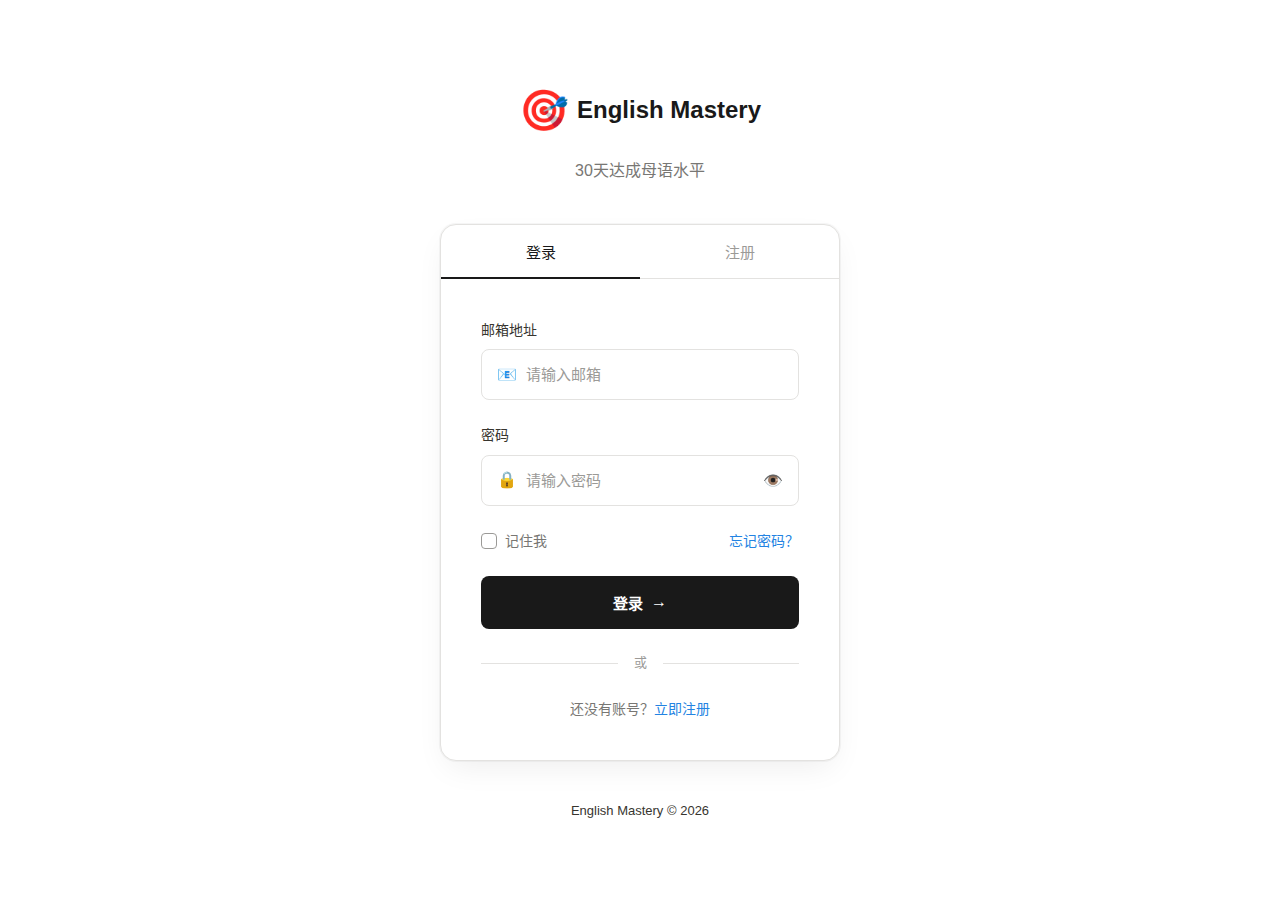
<file: pages/membership.html>
<!DOCTYPE html>
<html lang="zh-CN">
<head>
  <meta charset="UTF-8">
  <meta name="viewport" content="width=device-width, initial-scale=1.0">
  <title>会员中心 - English Mastery</title>
  <link rel="stylesheet" href="../css/styles.css">
  <style>
    /* 会员页面特定样式 */
    .membership-container {
      max-width: 1200px;
      margin: 0 auto;
      padding: 40px 20px;
    }

    .membership-header {
      text-align: center;
      margin-bottom: 60px;
    }

    .membership-header h1 {
      font-size: 2.5rem;
      font-weight: 700;
      margin-bottom: 16px;
      color: #1a1a1a;
    }

    .membership-header p {
      font-size: 1.1rem;
      color: #666;
      max-width: 600px;
      margin: 0 auto;
    }

    /* 当前会员状态卡片 */
    .current-membership {
      background: linear-gradient(135deg, #667eea 0%, #764ba2 100%);
      color: white;
      border-radius: 24px;
      padding: 40px;
      margin-bottom: 60px;
      display: flex;
      justify-content: space-between;
      align-items: center;
      flex-wrap: wrap;
      gap: 20px;
    }

    .current-membership.free {
      background: linear-gradient(135deg, #868686 0%, #4a4a4a 100%);
    }

    .current-membership.basic {
      background: linear-gradient(135deg, #11998e 0%, #38ef7d 100%);
    }

    .current-membership.premium {
      background: linear-gradient(135deg, #f093fb 0%, #f5576c 100%);
    }

    .membership-info h2 {
      font-size: 1.8rem;
      margin-bottom: 8px;
    }

    .membership-info p {
      opacity: 0.9;
      font-size: 1rem;
    }

    .membership-badge {
      background: rgba(255,255,255,0.2);
      padding: 12px 24px;
      border-radius: 50px;
      font-weight: 600;
      font-size: 1.1rem;
    }

    /* 套餐选择 */
    .plans-section h2 {
      text-align: center;
      font-size: 2rem;
      margin-bottom: 40px;
      color: #1a1a1a;
    }

    .plans-grid {
      display: grid;
      grid-template-columns: repeat(auto-fit, minmax(280px, 1fr));
      gap: 24px;
      margin-bottom: 60px;
    }

    .plan-card {
      background: white;
      border: 2px solid #e5e5e5;
      border-radius: 20px;
      padding: 32px;
      text-align: center;
      transition: all 0.3s ease;
      position: relative;
    }

    .plan-card:hover {
      border-color: #1a1a1a;
      transform: translateY(-4px);
      box-shadow: 0 12px 40px rgba(0,0,0,0.1);
    }

    .plan-card.popular {
      border-color: #1a1a1a;
      background: #fafafa;
    }

    .plan-card.popular::before {
      content: '最受欢迎';
      position: absolute;
      top: -12px;
      left: 50%;
      transform: translateX(-50%);
      background: #1a1a1a;
      color: white;
      padding: 6px 16px;
      border-radius: 20px;
      font-size: 0.85rem;
      font-weight: 600;
    }

    .plan-name {
      font-size: 1.4rem;
      font-weight: 700;
      margin-bottom: 8px;
      color: #1a1a1a;
    }

    .plan-price {
      margin: 24px 0;
    }

    .plan-price .amount {
      font-size: 3rem;
      font-weight: 700;
      color: #1a1a1a;
    }

    .plan-price .currency {
      font-size: 1.2rem;
      vertical-align: top;
    }

    .plan-price .period {
      color: #666;
      font-size: 1rem;
    }

    .plan-price .original {
      text-decoration: line-through;
      color: #999;
      font-size: 1rem;
      margin-top: 4px;
    }

    .plan-features {
      list-style: none;
      padding: 0;
      margin: 24px 0;
      text-align: left;
    }

    .plan-features li {
      padding: 10px 0;
      border-bottom: 1px solid #f0f0f0;
      color: #444;
      display: flex;
      align-items: center;
      gap: 10px;
    }

    .plan-features li:last-child {
      border-bottom: none;
    }

    .plan-features li::before {
      content: '✓';
      color: #22c55e;
      font-weight: bold;
    }

    .plan-btn {
      width: 100%;
      padding: 16px 24px;
      border: none;
      border-radius: 12px;
      font-size: 1rem;
      font-weight: 600;
      cursor: pointer;
      transition: all 0.3s ease;
    }

    .plan-btn.primary {
      background: #1a1a1a;
      color: white;
    }

    .plan-btn.primary:hover {
      background: #333;
    }

    .plan-btn.secondary {
      background: #f5f5f5;
      color: #1a1a1a;
    }

    .plan-btn.secondary:hover {
      background: #e5e5e5;
    }

    .plan-btn:disabled {
      opacity: 0.5;
      cursor: not-allowed;
    }

    /* FAQ */
    .faq-section {
      max-width: 800px;
      margin: 0 auto;
    }

    .faq-section h2 {
      text-align: center;
      font-size: 2rem;
      margin-bottom: 40px;
    }

    .faq-item {
      border-bottom: 1px solid #e5e5e5;
      padding: 20px 0;
    }

    .faq-question {
      font-weight: 600;
      font-size: 1.1rem;
      color: #1a1a1a;
      cursor: pointer;
      display: flex;
      justify-content: space-between;
      align-items: center;
    }

    .faq-answer {
      color: #666;
      margin-top: 12px;
      line-height: 1.6;
      display: none;
    }

    .faq-item.open .faq-answer {
      display: block;
    }

    /* 支付弹窗 */
    .payment-modal {
      display: none;
      position: fixed;
      top: 0;
      left: 0;
      right: 0;
      bottom: 0;
      background: rgba(0,0,0,0.5);
      z-index: 1000;
      align-items: center;
      justify-content: center;
    }

    .payment-modal.show {
      display: flex;
    }

    .payment-content {
      background: white;
      border-radius: 20px;
      padding: 40px;
      max-width: 400px;
      width: 90%;
      text-align: center;
    }

    .payment-content h3 {
      font-size: 1.5rem;
      margin-bottom: 20px;
    }

    .payment-methods {
      display: flex;
      gap: 16px;
      margin: 24px 0;
    }

    .payment-method {
      flex: 1;
      padding: 16px;
      border: 2px solid #e5e5e5;
      border-radius: 12px;
      cursor: pointer;
      transition: all 0.3s ease;
    }

    .payment-method:hover {
      border-color: #1a1a1a;
    }

    .payment-method.selected {
      border-color: #1a1a1a;
      background: #fafafa;
    }

    .payment-method img {
      height: 32px;
    }

    /* 响应式 */
    @media (max-width: 768px) {
      .current-membership {
        flex-direction: column;
        text-align: center;
      }

      .membership-header h1 {
        font-size: 2rem;
      }

      .plans-grid {
        grid-template-columns: 1fr;
      }
    }
  </style>
</head>
<body>
  <!-- 导航栏 -->
  <nav class="navbar">
    <div class="nav-container">
      <a href="../index.html" class="logo">
        <span class="logo-icon">🎯</span>
        <span class="logo-text">English Mastery</span>
      </a>
      <div class="nav-links">
        <a href="../index.html">首页</a>
        <a href="vocabulary.html">词汇</a>
        <a href="calendar.html">打卡</a>
        <a href="membership.html" class="active">会员</a>
      </div>
      <div class="user-menu" id="userMenu">
        <button class="user-btn" onclick="toggleUserDropdown()">
          <span class="user-avatar" id="userAvatar">👤</span>
          <span class="user-name" id="userName">用户</span>
        </button>
        <div class="user-dropdown" id="userDropdown">
          <a href="#" onclick="logout()">退出登录</a>
        </div>
      </div>
    </div>
  </nav>

  <main class="membership-container">
    <!-- 页面标题 -->
    <div class="membership-header">
      <h1>升级会员，解锁全部功能</h1>
      <p>选择适合您的学习计划，30天见证英语水平质的飞跃</p>
    </div>

    <!-- 当前会员状态 -->
    <div class="current-membership free" id="currentMembership">
      <div class="membership-info">
        <h2>当前：免费用户</h2>
        <p id="membershipDesc">升级会员解锁全部学习内容</p>
      </div>
      <div class="membership-badge" id="membershipBadge">
        FREE
      </div>
    </div>

    <!-- 套餐选择 -->
    <section class="plans-section">
      <h2>选择您的学习计划</h2>
      <div class="plans-grid">
        <!-- 基础月付 -->
        <div class="plan-card">
          <div class="plan-name">基础会员</div>
          <div class="plan-price">
            <span class="currency">¥</span>
            <span class="amount">29</span>
            <span class="period">/月</span>
            <div class="original">原价 ¥39/月</div>
          </div>
          <ul class="plan-features">
            <li>全部 900+ 商务词汇</li>
            <li>全部听力训练课程</li>
            <li>全部阅读练习材料</li>
            <li>全部写作练习模板</li>
            <li>学习进度云同步</li>
          </ul>
          <button class="plan-btn secondary" onclick="selectPlan('basic_monthly')">
            立即开通
          </button>
        </div>

        <!-- 基础年付 -->
        <div class="plan-card popular">
          <div class="plan-name">基础会员 · 年付</div>
          <div class="plan-price">
            <span class="currency">¥</span>
            <span class="amount">199</span>
            <span class="period">/年</span>
            <div class="original">原价 ¥468/年，省 269 元</div>
          </div>
          <ul class="plan-features">
            <li>全部 900+ 商务词汇</li>
            <li>全部听力训练课程</li>
            <li>全部阅读练习材料</li>
            <li>全部写作练习模板</li>
            <li>学习进度云同步</li>
            <li>优先客服支持</li>
          </ul>
          <button class="plan-btn primary" onclick="selectPlan('basic_yearly')">
            立即开通
          </button>
        </div>

        <!-- 高级月付 -->
        <div class="plan-card">
          <div class="plan-name">高级会员</div>
          <div class="plan-price">
            <span class="currency">¥</span>
            <span class="amount">99</span>
            <span class="period">/月</span>
            <div class="original">原价 ¥149/月</div>
          </div>
          <ul class="plan-features">
            <li>基础会员全部功能</li>
            <li>AI 智能写作批改</li>
            <li>个性化学习计划</li>
            <li>1对1 学习答疑</li>
            <li>专属学习社群</li>
          </ul>
          <button class="plan-btn secondary" onclick="selectPlan('premium_monthly')">
            立即开通
          </button>
        </div>

        <!-- 高级年付 -->
        <div class="plan-card">
          <div class="plan-name">高级会员 · 年付</div>
          <div class="plan-price">
            <span class="currency">¥</span>
            <span class="amount">799</span>
            <span class="period">/年</span>
            <div class="original">原价 ¥1788/年，省 989 元</div>
          </div>
          <ul class="plan-features">
            <li>基础会员全部功能</li>
            <li>AI 智能写作批改</li>
            <li>个性化学习计划</li>
            <li>1对1 学习答疑</li>
            <li>专属学习社群</li>
            <li>线下活动优先参与</li>
          </ul>
          <button class="plan-btn secondary" onclick="selectPlan('premium_yearly')">
            立即开通
          </button>
        </div>
      </div>
    </section>

    <!-- FAQ -->
    <section class="faq-section">
      <h2>常见问题</h2>
      
      <div class="faq-item" onclick="toggleFaq(this)">
        <div class="faq-question">
          <span>会员可以退款吗？</span>
          <span>+</span>
        </div>
        <div class="faq-answer">
          支持 7 天无理由退款。如果您在购买后 7 天内对服务不满意，可以申请全额退款。
        </div>
      </div>

      <div class="faq-item" onclick="toggleFaq(this)">
        <div class="faq-question">
          <span>会员到期后数据会丢失吗？</span>
          <span>+</span>
        </div>
        <div class="faq-answer">
          不会。您的学习记录和进度数据会永久保存。会员到期后只是无法访问会员专属内容，但基础功能和历史数据都会保留。
        </div>
      </div>

      <div class="faq-item" onclick="toggleFaq(this)">
        <div class="faq-question">
          <span>如何升级或降级会员？</span>
          <span>+</span>
        </div>
        <div class="faq-answer">
          您可以随时升级会员等级，升级后立即生效。降级需要在当前会员周期结束后自动变更，或联系客服处理。
        </div>
      </div>

      <div class="faq-item" onclick="toggleFaq(this)">
        <div class="faq-question">
          <span>支持哪些支付方式？</span>
          <span>+</span>
        </div>
        <div class="faq-answer">
          目前支持微信支付和支付宝两种支付方式，您可以根据个人习惯选择。
        </div>
      </div>
    </section>
  </main>

  <!-- 支付弹窗 -->
  <div class="payment-modal" id="paymentModal">
    <div class="payment-content">
      <h3>选择支付方式</h3>
      <p id="selectedPlanInfo">基础会员 · 月付 ¥29</p>
      
      <div class="payment-methods">
        <div class="payment-method selected" data-method="wechat" onclick="selectPayMethod('wechat')">
          <div>💚 微信支付</div>
        </div>
        <div class="payment-method" data-method="alipay" onclick="selectPayMethod('alipay')">
          <div>💙 支付宝</div>
        </div>
      </div>
      
      <button class="plan-btn primary" onclick="confirmPayment()" id="payBtn">
        确认支付
      </button>
      <button class="plan-btn secondary" onclick="closePaymentModal()" style="margin-top: 12px;">
        取消
      </button>
    </div>
  </div>

  <!-- Toast -->
  <div class="toast" id="toast"></div>

  <script src="../js/api.js"></script>
  <script src="../js/auth.js"></script>
  <script>
    // 产品信息
    const PRODUCTS = {
      basic_monthly: { name: '基础会员 · 月付', price: 29 },
      basic_yearly: { name: '基础会员 · 年付', price: 199 },
      premium_monthly: { name: '高级会员 · 月付', price: 99 },
      premium_yearly: { name: '高级会员 · 年付', price: 799 }
    };

    let selectedPlan = null;
    let selectedPayMethod = 'wechat';

    // 页面初始化
    document.addEventListener('DOMContentLoaded', async () => {
      // 检查登录状态
      if (window.Auth && !Auth.isLoggedIn()) {
        window.location.href = 'auth.html';
        return;
      }

      // 加载用户信息
      loadUserInfo();

      // 加载会员状态
      await loadMembershipStatus();
    });

    // 加载用户信息
    function loadUserInfo() {
      const user = Auth.getCurrentUser();
      if (user) {
        document.getElementById('userName').textContent = user.name || '用户';
        document.getElementById('userAvatar').textContent = user.avatar || '👤';
      }
    }

    // 加载会员状态
    async function loadMembershipStatus() {
      if (!window.API || !API.isLoggedIn()) return;

      try {
        const membership = await API.user.getMembership();
        updateMembershipUI(membership);
      } catch (error) {
        console.error('Failed to load membership:', error);
      }
    }

    // 更新会员状态 UI
    function updateMembershipUI(membership) {
      const container = document.getElementById('currentMembership');
      const badge = document.getElementById('membershipBadge');
      const desc = document.getElementById('membershipDesc');
      const info = container.querySelector('.membership-info h2');

      container.classList.remove('free', 'basic', 'premium');

      if (membership.level === 'premium') {
        container.classList.add('premium');
        info.textContent = '当前：高级会员';
        badge.textContent = 'PREMIUM';
        if (membership.end_date) {
          desc.textContent = `有效期至 ${new Date(membership.end_date).toLocaleDateString()}`;
        }
      } else if (membership.level === 'basic') {
        container.classList.add('basic');
        info.textContent = '当前：基础会员';
        badge.textContent = 'BASIC';
        if (membership.end_date) {
          desc.textContent = `有效期至 ${new Date(membership.end_date).toLocaleDateString()}`;
        }
      } else {
        container.classList.add('free');
        info.textContent = '当前：免费用户';
        badge.textContent = 'FREE';
        desc.textContent = '升级会员解锁全部学习内容';
      }
    }

    // 选择套餐
    function selectPlan(planId) {
      if (!Auth.isLoggedIn()) {
        showToast('请先登录', 'error');
        setTimeout(() => {
          window.location.href = 'auth.html';
        }, 1000);
        return;
      }

      selectedPlan = planId;
      const product = PRODUCTS[planId];
      document.getElementById('selectedPlanInfo').textContent = 
        `${product.name} ¥${product.price}`;
      document.getElementById('paymentModal').classList.add('show');
    }

    // 选择支付方式
    function selectPayMethod(method) {
      selectedPayMethod = method;
      document.querySelectorAll('.payment-method').forEach(el => {
        el.classList.toggle('selected', el.dataset.method === method);
      });
    }

    // 关闭支付弹窗
    function closePaymentModal() {
      document.getElementById('paymentModal').classList.remove('show');
    }

    // 确认支付
    async function confirmPayment() {
      if (!selectedPlan) return;

      const payBtn = document.getElementById('payBtn');
      payBtn.disabled = true;
      payBtn.textContent = '处理中...';

      try {
        const result = await API.payment.createOrder(selectedPlan, selectedPayMethod);
        
        if (result.pay_url) {
          // 跳转到支付页面
          window.open(result.pay_url, '_blank');
          showToast('请在新窗口完成支付', 'info');
        } else if (result.qr_code) {
          // 显示支付二维码
          showToast('请使用手机扫码支付', 'info');
        }

        // 轮询检查支付结果
        pollPaymentStatus(result.order_no);

      } catch (error) {
        showToast(error.message || '创建订单失败', 'error');
      } finally {
        payBtn.disabled = false;
        payBtn.textContent = '确认支付';
      }
    }

    // 轮询支付状态
    async function pollPaymentStatus(orderNo) {
      let attempts = 0;
      const maxAttempts = 60; // 最多等待 5 分钟

      const checkStatus = async () => {
        try {
          const order = await API.payment.getOrderDetail(orderNo);
          
          if (order.status === 'paid') {
            showToast('🎉 支付成功！', 'success');
            closePaymentModal();
            await loadMembershipStatus();
            return;
          }

          if (order.status === 'cancelled' || order.status === 'failed') {
            showToast('支付已取消', 'error');
            closePaymentModal();
            return;
          }

          attempts++;
          if (attempts < maxAttempts) {
            setTimeout(checkStatus, 5000);
          }
        } catch (error) {
          console.error('Check payment status failed:', error);
        }
      };

      checkStatus();
    }

    // 切换 FAQ
    function toggleFaq(element) {
      element.classList.toggle('open');
      const icon = element.querySelector('.faq-question span:last-child');
      icon.textContent = element.classList.contains('open') ? '−' : '+';
    }

    // 用户下拉菜单
    function toggleUserDropdown() {
      const dropdown = document.getElementById('userDropdown');
      dropdown.classList.toggle('show');
    }

    // Toast 提示
    function showToast(message, type = 'info') {
      const toast = document.getElementById('toast');
      toast.textContent = message;
      toast.className = `toast ${type} show`;
      setTimeout(() => toast.classList.remove('show'), 3000);
    }

    // 关闭下拉菜单
    document.addEventListener('click', (e) => {
      if (!e.target.closest('.user-menu')) {
        document.getElementById('userDropdown').classList.remove('show');
      }
    });
  </script>
</body>
</html>
</file>
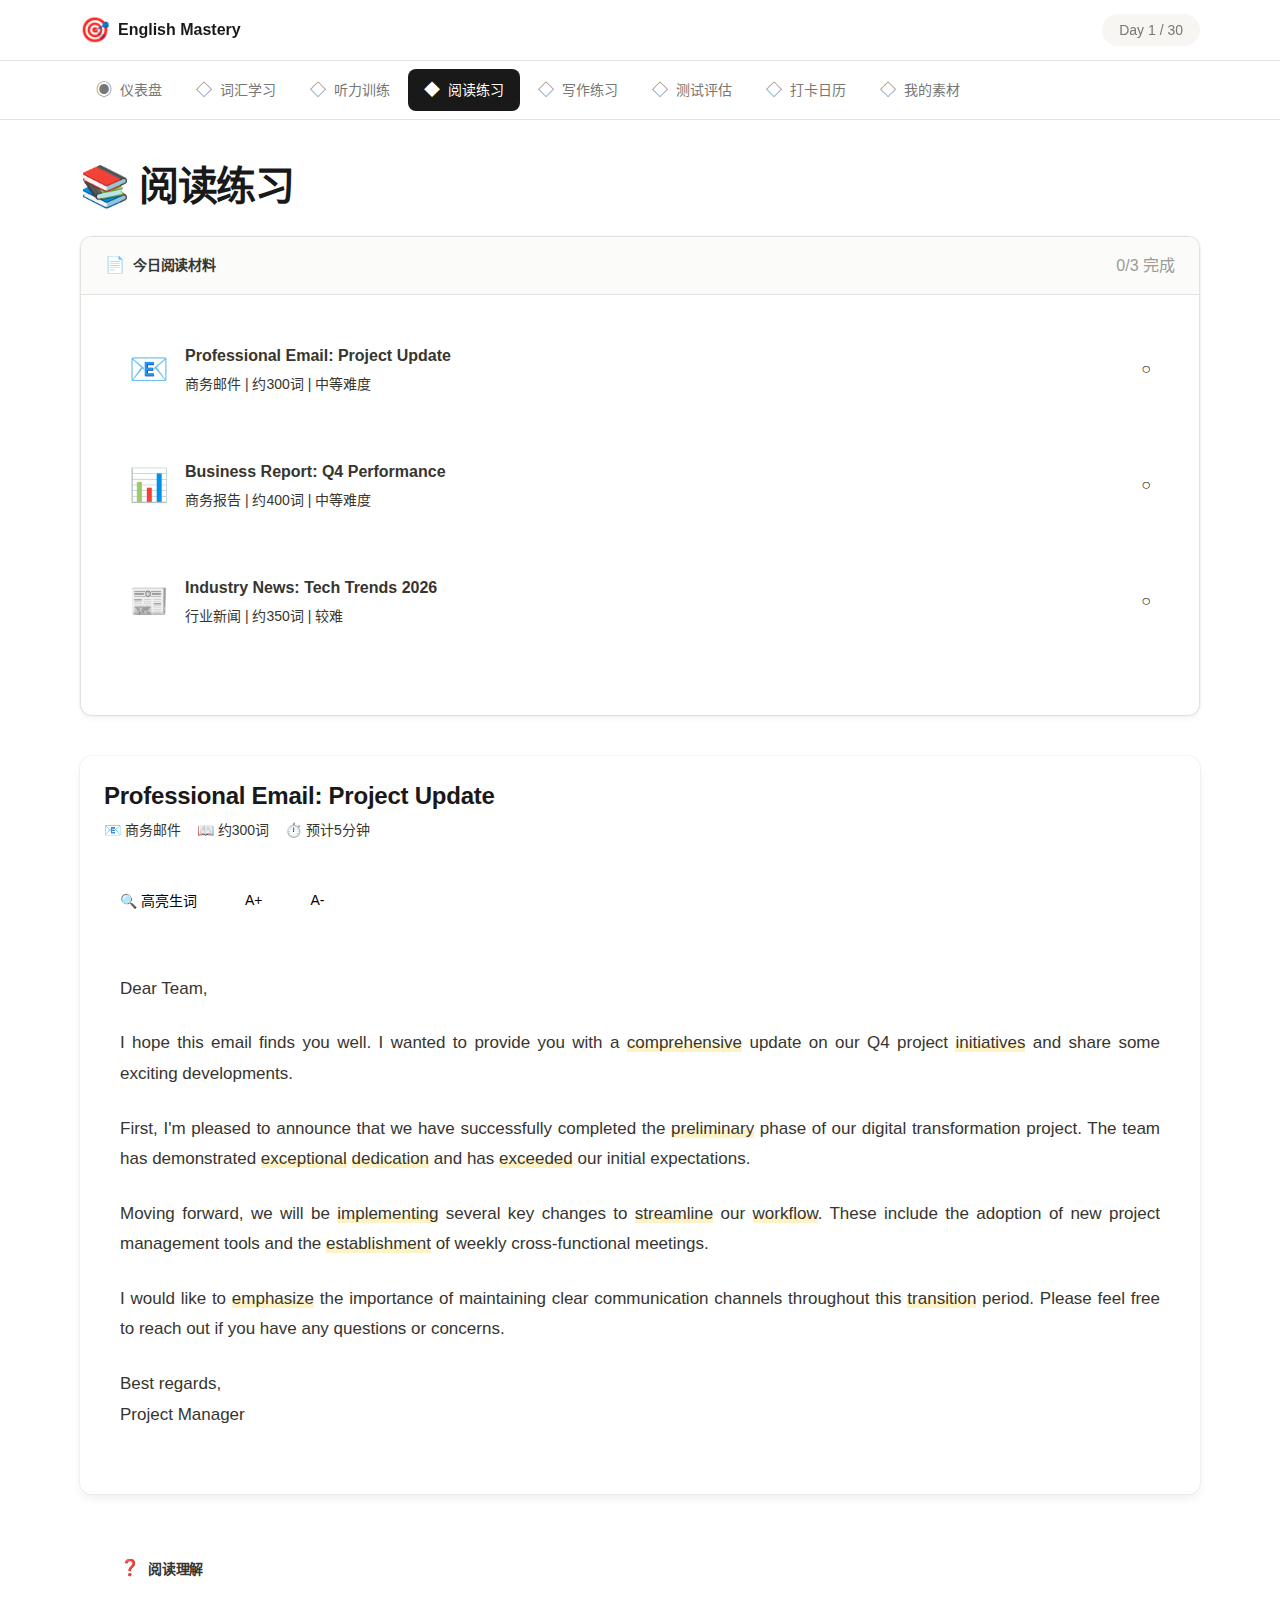
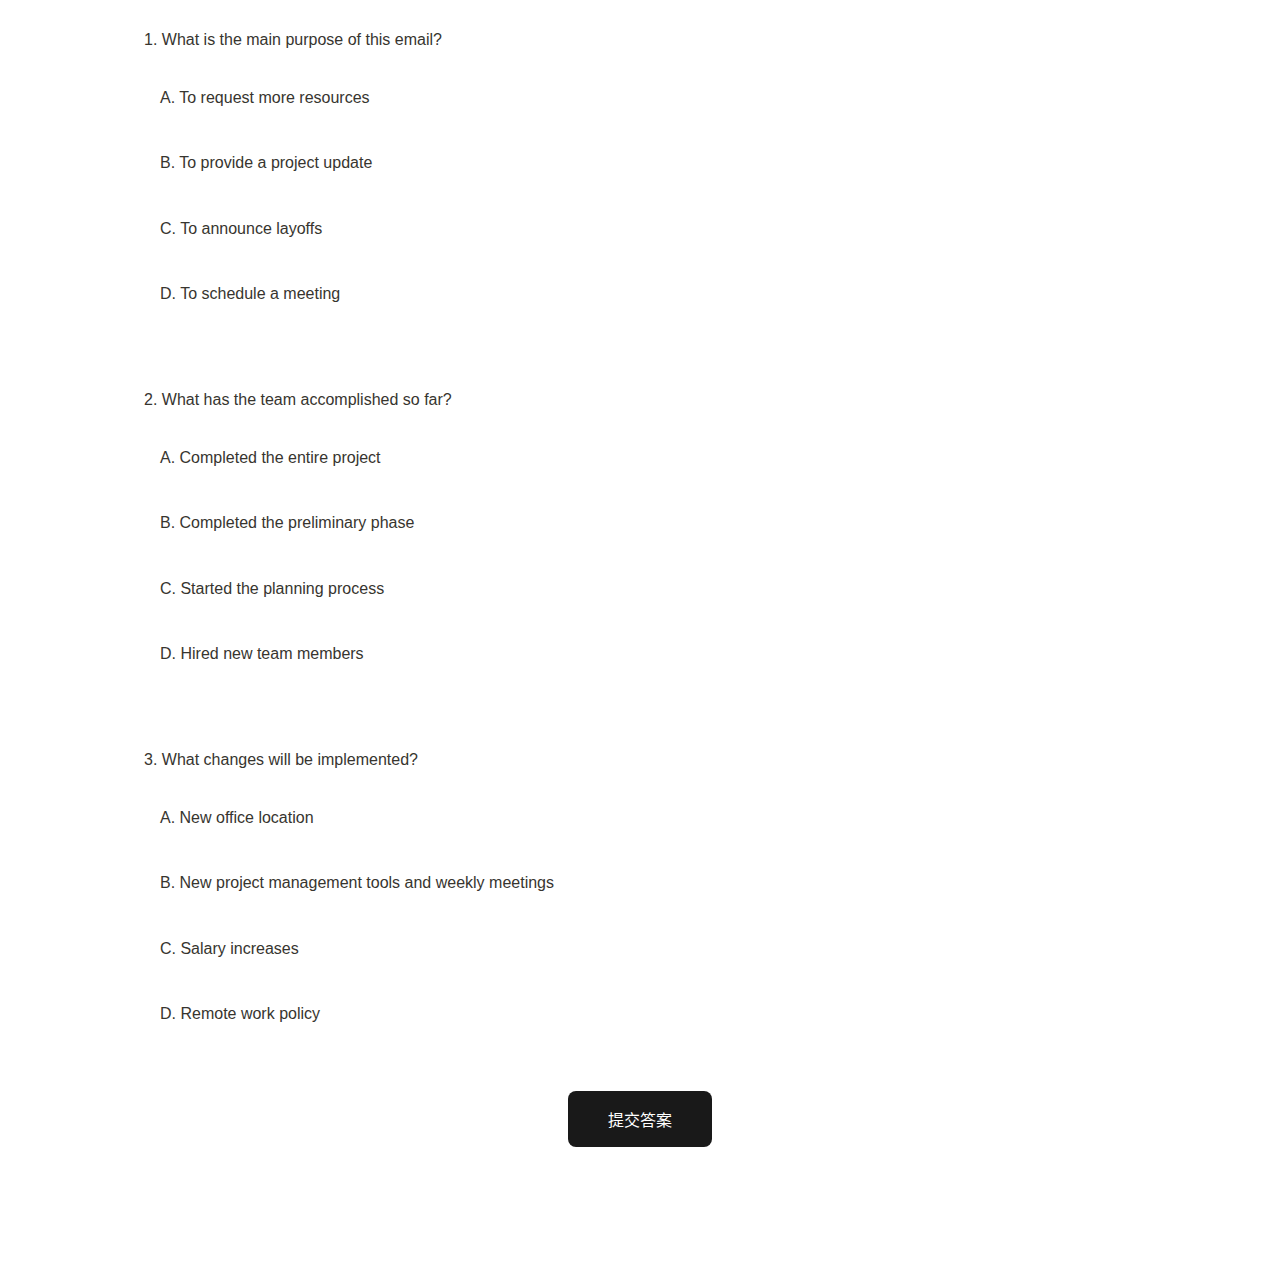
<file: pages/reading.html>
<!DOCTYPE html>
<html lang="zh-CN">
<head>
  <meta charset="UTF-8">
  <meta name="viewport" content="width=device-width, initial-scale=1.0">
  <title>阅读练习 - English Mastery</title>
  <link rel="stylesheet" href="../css/styles.css">
  <style>
    .article-card {
      background: var(--bg-primary);
      border-radius: var(--radius-lg);
      overflow: hidden;
      margin-bottom: var(--spacing-lg);
      box-shadow: var(--shadow-md);
    }
    
    .article-header {
      padding: var(--spacing-lg);
      border-bottom: 1px solid var(--border-color);
    }
    
    .article-title {
      font-size: 1.5rem;
      font-weight: 700;
      margin-bottom: var(--spacing-sm);
    }
    
    .article-meta {
      display: flex;
      gap: var(--spacing-md);
      color: var(--text-muted);
      font-size: 0.875rem;
    }
    
    .article-content {
      padding: var(--spacing-xl);
      line-height: 1.8;
      font-size: 1.0625rem;
    }
    
    .article-content p {
      margin-bottom: var(--spacing-lg);
      text-align: justify;
    }
    
    .highlight-word {
      background: linear-gradient(transparent 60%, #FEF3C7 60%);
      cursor: pointer;
      transition: background 0.2s;
    }
    
    .highlight-word:hover {
      background: #FDE68A;
    }
    
    .word-tooltip {
      position: fixed;
      background: var(--text-primary);
      color: white;
      padding: var(--spacing-md);
      border-radius: var(--radius-md);
      font-size: 0.875rem;
      max-width: 300px;
      z-index: 1000;
      box-shadow: var(--shadow-lg);
      display: none;
    }
    
    .word-tooltip.show {
      display: block;
    }
    
    .word-tooltip-word {
      font-weight: 600;
      margin-bottom: var(--spacing-xs);
    }
    
    .word-tooltip-phonetic {
      color: rgba(255,255,255,0.7);
      font-size: 0.75rem;
      margin-bottom: var(--spacing-sm);
    }
    
    .reading-tools {
      display: flex;
      gap: var(--spacing-md);
      padding: var(--spacing-md) var(--spacing-lg);
      background: var(--bg-tertiary);
      border-bottom: 1px solid var(--border-color);
    }
    
    .tool-btn {
      padding: var(--spacing-sm) var(--spacing-md);
      background: var(--bg-primary);
      border: 1px solid var(--border-color);
      border-radius: var(--radius-sm);
      font-size: 0.875rem;
      cursor: pointer;
      transition: all 0.2s;
    }
    
    .tool-btn:hover {
      border-color: var(--primary-color);
    }
    
    .tool-btn.active {
      background: var(--primary-color);
      color: white;
      border-color: var(--primary-color);
    }
    
    .comprehension-section {
      background: var(--bg-primary);
      border-radius: var(--radius-lg);
      padding: var(--spacing-xl);
      margin-top: var(--spacing-lg);
    }
    
    .question-card {
      padding: var(--spacing-lg);
      border: 1px solid var(--border-color);
      border-radius: var(--radius-md);
      margin-bottom: var(--spacing-md);
    }
    
    .question-text {
      font-weight: 500;
      margin-bottom: var(--spacing-md);
    }
    
    .answer-options {
      display: flex;
      flex-direction: column;
      gap: var(--spacing-sm);
    }
    
    .answer-option {
      padding: var(--spacing-md);
      border: 1px solid var(--border-color);
      border-radius: var(--radius-sm);
      cursor: pointer;
      transition: all 0.2s;
    }
    
    .answer-option:hover {
      border-color: var(--primary-color);
      background: var(--bg-tertiary);
    }
    
    .answer-option.selected {
      border-color: var(--primary-color);
      background: var(--primary-light);
      color: white;
    }
    
    .answer-option.correct {
      border-color: var(--success-color);
      background: var(--success-color);
      color: white;
    }
    
    .answer-option.wrong {
      border-color: var(--danger-color);
      background: var(--danger-color);
      color: white;
    }
    
    .articles-list {
      display: grid;
      gap: var(--spacing-md);
      margin-bottom: var(--spacing-xl);
    }
    
    .article-item {
      background: var(--bg-primary);
      border-radius: var(--radius-md);
      padding: var(--spacing-lg);
      border: 1px solid var(--border-color);
      cursor: pointer;
      transition: all 0.2s;
      display: flex;
      align-items: center;
      gap: var(--spacing-md);
    }
    
    .article-item:hover {
      border-color: var(--primary-color);
      transform: translateY(-2px);
    }
    
    .article-item.completed {
      border-color: var(--success-color);
      background: linear-gradient(135deg, rgba(16, 185, 129, 0.1), transparent);
    }
    
    .article-icon {
      font-size: 2rem;
    }
    
    .article-info {
      flex: 1;
    }
    
    .article-item-title {
      font-weight: 600;
      margin-bottom: var(--spacing-xs);
    }
    
    .article-item-meta {
      font-size: 0.875rem;
      color: var(--text-muted);
    }
  </style>
</head>
<body>
  <div class="page-wrapper">
    <!-- Header -->
    <header class="header">
      <div class="container">
        <div class="header-content">
          <div class="logo">
            <span class="logo-icon">🎯</span>
            <span>English Mastery</span>
          </div>
          <div class="day-badge" id="dayBadge">Day 1 / 30</div>
        </div>
      </div>
    </header>

    <!-- Navigation -->
    <nav class="nav">
      <div class="container">
        <ul class="nav-list">
          <li class="nav-item"><a href="../index.html" class="nav-link"><span>◉</span> 仪表盘</a></li>
          <li class="nav-item"><a href="vocabulary.html" class="nav-link"><span>◇</span> 词汇学习</a></li>
          <li class="nav-item"><a href="listening.html" class="nav-link"><span>◇</span> 听力训练</a></li>
          <li class="nav-item"><a href="reading.html" class="nav-link active"><span>◆</span> 阅读练习</a></li>
          <li class="nav-item"><a href="writing.html" class="nav-link"><span>◇</span> 写作练习</a></li>
          <li class="nav-item"><a href="test.html" class="nav-link"><span>◇</span> 测试评估</a></li>
          <li class="nav-item"><a href="calendar.html" class="nav-link"><span>◇</span> 打卡日历</a></li>
          <li class="nav-item"><a href="materials.html" class="nav-link"><span>◇</span> 我的素材</a></li>
        </ul>
      </div>
    </nav>

    <!-- Main Content -->
    <main class="main-content">
      <div class="container">
        <h1 style="margin-bottom: var(--spacing-lg);">📚 阅读练习</h1>
        
        <!-- Articles List -->
        <div class="card" style="margin-bottom: var(--spacing-xl);">
          <div class="card-header">
            <h2 class="card-title"><span>📄</span> 今日阅读材料</h2>
            <span class="text-muted" id="readingProgress">0/3 完成</span>
          </div>
          <div class="card-body">
            <div class="articles-list" id="articlesList">
              <div class="article-item" onclick="selectArticle(0)">
                <div class="article-icon">📧</div>
                <div class="article-info">
                  <div class="article-item-title">Professional Email: Project Update</div>
                  <div class="article-item-meta">商务邮件 | 约300词 | 中等难度</div>
                </div>
                <span id="article-status-0">○</span>
              </div>
              <div class="article-item" onclick="selectArticle(1)">
                <div class="article-icon">📊</div>
                <div class="article-info">
                  <div class="article-item-title">Business Report: Q4 Performance</div>
                  <div class="article-item-meta">商务报告 | 约400词 | 中等难度</div>
                </div>
                <span id="article-status-1">○</span>
              </div>
              <div class="article-item" onclick="selectArticle(2)">
                <div class="article-icon">📰</div>
                <div class="article-info">
                  <div class="article-item-title">Industry News: Tech Trends 2026</div>
                  <div class="article-item-meta">行业新闻 | 约350词 | 较难</div>
                </div>
                <span id="article-status-2">○</span>
              </div>
            </div>
          </div>
        </div>
        
        <!-- Article Reader -->
        <div class="article-card" id="articleCard">
          <div class="article-header">
            <h2 class="article-title" id="articleTitle">Professional Email: Project Update</h2>
            <div class="article-meta">
              <span>📧 商务邮件</span>
              <span>📖 约300词</span>
              <span>⏱️ 预计5分钟</span>
            </div>
          </div>
          
          <div class="reading-tools">
            <button class="tool-btn" onclick="toggleHighlight()">🔍 高亮生词</button>
            <button class="tool-btn" onclick="increaseFontSize()">A+</button>
            <button class="tool-btn" onclick="decreaseFontSize()">A-</button>
          </div>
          
          <div class="article-content" id="articleContent">
            <p>Dear Team,</p>
            
            <p>I hope this email finds you well. I wanted to provide you with a <span class="highlight-word" data-word="comprehensive" data-meaning="全面的，综合的" data-phonetic="/ˌkɑːmprɪˈhensɪv/">comprehensive</span> update on our Q4 project <span class="highlight-word" data-word="initiatives" data-meaning="倡议，计划" data-phonetic="/ɪˈnɪʃətɪvz/">initiatives</span> and share some exciting developments.</p>
            
            <p>First, I'm pleased to announce that we have successfully completed the <span class="highlight-word" data-word="preliminary" data-meaning="初步的，预备的" data-phonetic="/prɪˈlɪmɪneri/">preliminary</span> phase of our digital transformation project. The team has demonstrated <span class="highlight-word" data-word="exceptional" data-meaning="杰出的，卓越的" data-phonetic="/ɪkˈsepʃənl/">exceptional</span> <span class="highlight-word" data-word="dedication" data-meaning="奉献，专注" data-phonetic="/ˌdedɪˈkeɪʃn/">dedication</span> and has <span class="highlight-word" data-word="exceeded" data-meaning="超过，超越" data-phonetic="/ɪkˈsiːdɪd/">exceeded</span> our initial expectations.</p>
            
            <p>Moving forward, we will be <span class="highlight-word" data-word="implementing" data-meaning="实施，执行" data-phonetic="/ˈɪmplɪmentɪŋ/">implementing</span> several key changes to <span class="highlight-word" data-word="streamline" data-meaning="精简，使高效" data-phonetic="/ˈstriːmlaɪn/">streamline</span> our <span class="highlight-word" data-word="workflow" data-meaning="工作流程" data-phonetic="/ˈwɜːrkfloʊ/">workflow</span>. These include the adoption of new project management tools and the <span class="highlight-word" data-word="establishment" data-meaning="建立，设立" data-phonetic="/ɪˈstæblɪʃmənt/">establishment</span> of weekly cross-functional meetings.</p>
            
            <p>I would like to <span class="highlight-word" data-word="emphasize" data-meaning="强调" data-phonetic="/ˈemfəsaɪz/">emphasize</span> the importance of maintaining clear communication channels throughout this <span class="highlight-word" data-word="transition" data-meaning="过渡，转变" data-phonetic="/trænˈzɪʃn/">transition</span> period. Please feel free to reach out if you have any questions or concerns.</p>
            
            <p>Best regards,<br>Project Manager</p>
          </div>
        </div>
        
        <!-- Comprehension Questions -->
        <div class="comprehension-section" id="comprehensionSection">
          <h3 class="card-title" style="margin-bottom: var(--spacing-lg);"><span>❓</span> 阅读理解</h3>
          
          <div id="questionsContainer">
            <div class="question-card" data-question="0">
              <div class="question-text">1. What is the main purpose of this email?</div>
              <div class="answer-options">
                <div class="answer-option" onclick="selectAnswer(0, 0)">A. To request more resources</div>
                <div class="answer-option" onclick="selectAnswer(0, 1)">B. To provide a project update</div>
                <div class="answer-option" onclick="selectAnswer(0, 2)">C. To announce layoffs</div>
                <div class="answer-option" onclick="selectAnswer(0, 3)">D. To schedule a meeting</div>
              </div>
            </div>
            
            <div class="question-card" data-question="1">
              <div class="question-text">2. What has the team accomplished so far?</div>
              <div class="answer-options">
                <div class="answer-option" onclick="selectAnswer(1, 0)">A. Completed the entire project</div>
                <div class="answer-option" onclick="selectAnswer(1, 1)">B. Completed the preliminary phase</div>
                <div class="answer-option" onclick="selectAnswer(1, 2)">C. Started the planning process</div>
                <div class="answer-option" onclick="selectAnswer(1, 3)">D. Hired new team members</div>
              </div>
            </div>
            
            <div class="question-card" data-question="2">
              <div class="question-text">3. What changes will be implemented?</div>
              <div class="answer-options">
                <div class="answer-option" onclick="selectAnswer(2, 0)">A. New office location</div>
                <div class="answer-option" onclick="selectAnswer(2, 1)">B. New project management tools and weekly meetings</div>
                <div class="answer-option" onclick="selectAnswer(2, 2)">C. Salary increases</div>
                <div class="answer-option" onclick="selectAnswer(2, 3)">D. Remote work policy</div>
              </div>
            </div>
          </div>
          
          <div style="text-align: center; margin-top: var(--spacing-lg);">
            <button class="btn btn-primary btn-lg" id="submitBtn" onclick="submitAnswers()">提交答案</button>
          </div>
          
          <div id="resultSection" class="hidden" style="text-align: center; padding: var(--spacing-xl);">
            <div style="font-size: 4rem; margin-bottom: var(--spacing-lg);">🎉</div>
            <h2>阅读完成！</h2>
            <p class="text-muted mt-md">正确率: <span id="accuracy">0</span>%</p>
            <button class="btn btn-primary btn-lg mt-lg" onclick="location.href='../index.html'">返回仪表盘</button>
          </div>
        </div>
      </div>
    </main>
    
    <!-- Word Tooltip -->
    <div class="word-tooltip" id="wordTooltip">
      <div class="word-tooltip-word" id="tooltipWord"></div>
      <div class="word-tooltip-phonetic" id="tooltipPhonetic"></div>
      <div class="word-tooltip-meaning" id="tooltipMeaning"></div>
    </div>
  </div>

  <script src="../js/storage.js"></script>
  <script src="../js/materials.js"></script>
  <script>
    // ========== 模式检测 ==========
    const urlParams = new URLSearchParams(window.location.search);
    const materialId = urlParams.get('material');
    const isCustomMode = !!materialId;
    
    // 自定义模式数据
    let customContent = '';
    let customQuestions = [];
    let customQuestionIds = [];
    
    const articles = [
      {
        title: "Professional Email: Project Update",
        category: "商务邮件",
        words: 300,
        correctAnswers: [1, 1, 1]
      },
      {
        title: "Business Report: Q4 Performance",
        category: "商务报告",
        words: 400,
        correctAnswers: [1, 1, 1]
      },
      {
        title: "Industry News: Tech Trends 2026",
        category: "行业新闻",
        words: 350,
        correctAnswers: [1, 1, 1]
      }
    ];
    
    let currentArticle = 0;
    let userAnswers = [-1, -1, -1];
    let completedArticles = [];
    let fontSize = 16;
    
    document.addEventListener('DOMContentLoaded', async function() {
      updateDayBadge();
      
      if (isCustomMode) {
        await loadCustomReading();
      } else {
        loadProgress();
        updateUI();
        setupHighlightWords();
      }
    });
    
    // 加载自定义阅读内容
    async function loadCustomReading() {
      try {
        // 隐藏文章列表（选择包含 articlesList 的卡片）
        const articlesCard = document.getElementById('articlesList')?.closest('.card');
        if (articlesCard) articlesCard.style.display = 'none';
        document.querySelector('h1').textContent = '📚 阅读练习 · 加载中...';
        
        const result = await Materials.getQuestions(materialId);
        customContent = result.data?.content || '';
        customQuestions = result.data?.questions || [];
        customQuestionIds = customQuestions.map(q => q.id);
        
        if (customQuestions.length === 0) {
          alert('该素材没有生成阅读题目，请返回素材页面');
          window.location.href = 'materials.html';
          return;
        }
        
        // 更新标题
        document.querySelector('h1').textContent = '📚 阅读练习 · 自定义素材';
        
        // 更新文章内容
        const articleContent = document.getElementById('articleContent');
        articleContent.innerHTML = customContent.split('\n\n').map(p => 
          p.trim() ? `<p>${escapeHtml(p)}</p>` : ''
        ).join('');
        
        // 更新文章标题和 meta
        document.getElementById('articleTitle').textContent = '自定义阅读材料';
        const articleMeta = document.querySelector('.article-meta');
        if (articleMeta) {
          const wordCount = customContent.split(/\s+/).length;
          articleMeta.innerHTML = `
            <span>📝 自定义素材</span>
            <span>📖 约${wordCount}词</span>
            <span>❓ ${customQuestions.length}道题目</span>
          `;
        }
        
        // 渲染问题
        renderCustomQuestions();
        
        // 显示提交按钮（可能之前被隐藏）
        const submitBtn = document.getElementById('submitBtn');
        if (submitBtn) {
          submitBtn.classList.remove('hidden');
          submitBtn.onclick = submitCustomAnswers;
        }
        
        // 隐藏结果区域
        const resultSection = document.getElementById('resultSection');
        if (resultSection) resultSection.classList.add('hidden');
        
      } catch (error) {
        console.error('Failed to load custom reading:', error);
        alert('加载阅读内容失败: ' + error.message);
        window.location.href = 'materials.html';
      }
    }
    
    // 渲染自定义问题
    function renderCustomQuestions() {
      const container = document.getElementById('questionsContainer');
      container.innerHTML = customQuestions.map((q, index) => `
        <div class="question-card" data-question="${index}">
          <div class="question-text">${index + 1}. ${escapeHtml(q.question_text)}</div>
          <div class="answer-options">
            ${q.options.map((opt, i) => `
              <div class="answer-option" onclick="selectAnswer(${index}, ${i})">
                ${String.fromCharCode(65 + i)}. ${escapeHtml(opt)}
              </div>
            `).join('')}
          </div>
        </div>
      `).join('');
      
      // 重置答案数组
      userAnswers = new Array(customQuestions.length).fill(-1);
    }
    
    // 提交自定义答案
    async function submitCustomAnswers() {
      let correct = 0;
      
      for (let i = 0; i < customQuestions.length; i++) {
        const q = customQuestions[i];
        const answer = userAnswers[i];
        const card = document.querySelector(`.question-card[data-question="${i}"]`);
        const options = card.querySelectorAll('.answer-option');
        
        // 提交答案到后端
        if (answer >= 0 && customQuestionIds[i]) {
          try {
            await Materials.submitAnswer(materialId, customQuestionIds[i], answer);
          } catch (err) {
            console.error('Failed to submit answer:', err);
          }
        }
        
        // 显示结果
        if (answer === q.correct_answer) {
          options[answer].classList.add('correct');
          correct++;
        } else {
          if (answer >= 0) {
            options[answer].classList.add('wrong');
          }
          options[q.correct_answer].classList.add('correct');
        }
        
        // 显示解析
        if (q.explanation) {
          const explanationDiv = document.createElement('div');
          explanationDiv.className = 'explanation';
          explanationDiv.style.cssText = 'margin-top: 12px; padding: 12px; background: #f7f6f3; border-radius: 6px; font-size: 0.875rem; color: #37352f;';
          explanationDiv.innerHTML = `<strong>解析：</strong>${escapeHtml(q.explanation)}`;
          card.appendChild(explanationDiv);
        }
      }
      
      const accuracy = Math.round((correct / customQuestions.length) * 100);
      
      document.getElementById('submitBtn').classList.add('hidden');
      document.getElementById('resultSection').classList.remove('hidden');
      document.getElementById('accuracy').textContent = accuracy;
      
      // 修改返回按钮
      const returnBtn = document.querySelector('#resultSection button');
      if (returnBtn) {
        returnBtn.textContent = '返回我的素材';
        returnBtn.onclick = () => location.href = 'materials.html';
      }
    }
    
    // HTML 转义函数
    function escapeHtml(text) {
      const div = document.createElement('div');
      div.textContent = text;
      return div.innerHTML;
    }
    
    function updateDayBadge() {
      const currentDay = Storage.getCurrentDay();
      document.getElementById('dayBadge').textContent = `Day ${currentDay} / 30`;
    }
    
    function loadProgress() {
      const saved = localStorage.getItem('em_reading_progress');
      if (saved) {
        const data = JSON.parse(saved);
        if (data.date === Storage.getTodayString()) {
          completedArticles = data.completedArticles || [];
        }
      }
    }
    
    function saveProgress() {
      localStorage.setItem('em_reading_progress', JSON.stringify({
        date: Storage.getTodayString(),
        completedArticles
      }));
    }
    
    function updateUI() {
      completedArticles.forEach(index => {
        const item = document.querySelectorAll('.article-item')[index];
        const status = document.getElementById(`article-status-${index}`);
        if (item) item.classList.add('completed');
        if (status) status.textContent = '✅';
      });
      
      document.getElementById('readingProgress').textContent = `${completedArticles.length}/3 完成`;
    }
    
    function selectArticle(index) {
      currentArticle = index;
      userAnswers = [-1, -1, -1];
      // 实际应用中这里会加载不同的文章内容
      document.getElementById('articleTitle').textContent = articles[index].title;
      
      // 重置问题选项
      document.querySelectorAll('.answer-option').forEach(opt => {
        opt.classList.remove('selected', 'correct', 'wrong');
      });
      
      document.getElementById('questionsContainer').classList.remove('hidden');
      document.getElementById('submitBtn').classList.remove('hidden');
      document.getElementById('resultSection').classList.add('hidden');
    }
    
    function setupHighlightWords() {
      const words = document.querySelectorAll('.highlight-word');
      const tooltip = document.getElementById('wordTooltip');
      
      words.forEach(word => {
        word.addEventListener('mouseenter', function(e) {
          const rect = this.getBoundingClientRect();
          document.getElementById('tooltipWord').textContent = this.dataset.word;
          document.getElementById('tooltipPhonetic').textContent = this.dataset.phonetic;
          document.getElementById('tooltipMeaning').textContent = this.dataset.meaning;
          
          tooltip.style.left = rect.left + 'px';
          tooltip.style.top = (rect.bottom + 10) + 'px';
          tooltip.classList.add('show');
        });
        
        word.addEventListener('mouseleave', function() {
          tooltip.classList.remove('show');
        });
      });
    }
    
    function selectAnswer(questionIndex, answerIndex) {
      userAnswers[questionIndex] = answerIndex;
      
      const card = document.querySelector(`.question-card[data-question="${questionIndex}"]`);
      card.querySelectorAll('.answer-option').forEach((opt, i) => {
        if (i === answerIndex) {
          opt.classList.add('selected');
        } else {
          opt.classList.remove('selected');
        }
      });
    }
    
    function submitAnswers() {
      const article = articles[currentArticle];
      let correct = 0;
      
      userAnswers.forEach((answer, i) => {
        const card = document.querySelector(`.question-card[data-question="${i}"]`);
        const options = card.querySelectorAll('.answer-option');
        
        if (answer === article.correctAnswers[i]) {
          options[answer].classList.add('correct');
          correct++;
        } else {
          if (answer >= 0) {
            options[answer].classList.add('wrong');
          }
          options[article.correctAnswers[i]].classList.add('correct');
        }
      });
      
      const accuracy = Math.round((correct / 3) * 100);
      
      if (!completedArticles.includes(currentArticle)) {
        completedArticles.push(currentArticle);
        saveProgress();
      }
      
      document.getElementById('submitBtn').classList.add('hidden');
      document.getElementById('resultSection').classList.remove('hidden');
      document.getElementById('accuracy').textContent = accuracy;
      
      updateUI();
      
      // 检查是否全部完成
      if (completedArticles.length >= 3) {
        Storage.updateTodayTask('reading', true);
        Storage.addStudyTime(15);
        
        const progress = Storage.getProgress();
        progress.reading = Math.min(100, (progress.reading || 38) + 2);
        Storage.setProgress(progress);
      }
    }
    
    function increaseFontSize() {
      fontSize = Math.min(24, fontSize + 2);
      document.getElementById('articleContent').style.fontSize = fontSize + 'px';
    }
    
    function decreaseFontSize() {
      fontSize = Math.max(12, fontSize - 2);
      document.getElementById('articleContent').style.fontSize = fontSize + 'px';
    }
    
    function toggleHighlight() {
      const words = document.querySelectorAll('.highlight-word');
      words.forEach(word => {
        word.style.background = word.style.background ? '' : 'transparent';
      });
    }
  </script>
</body>
</html>
</file>
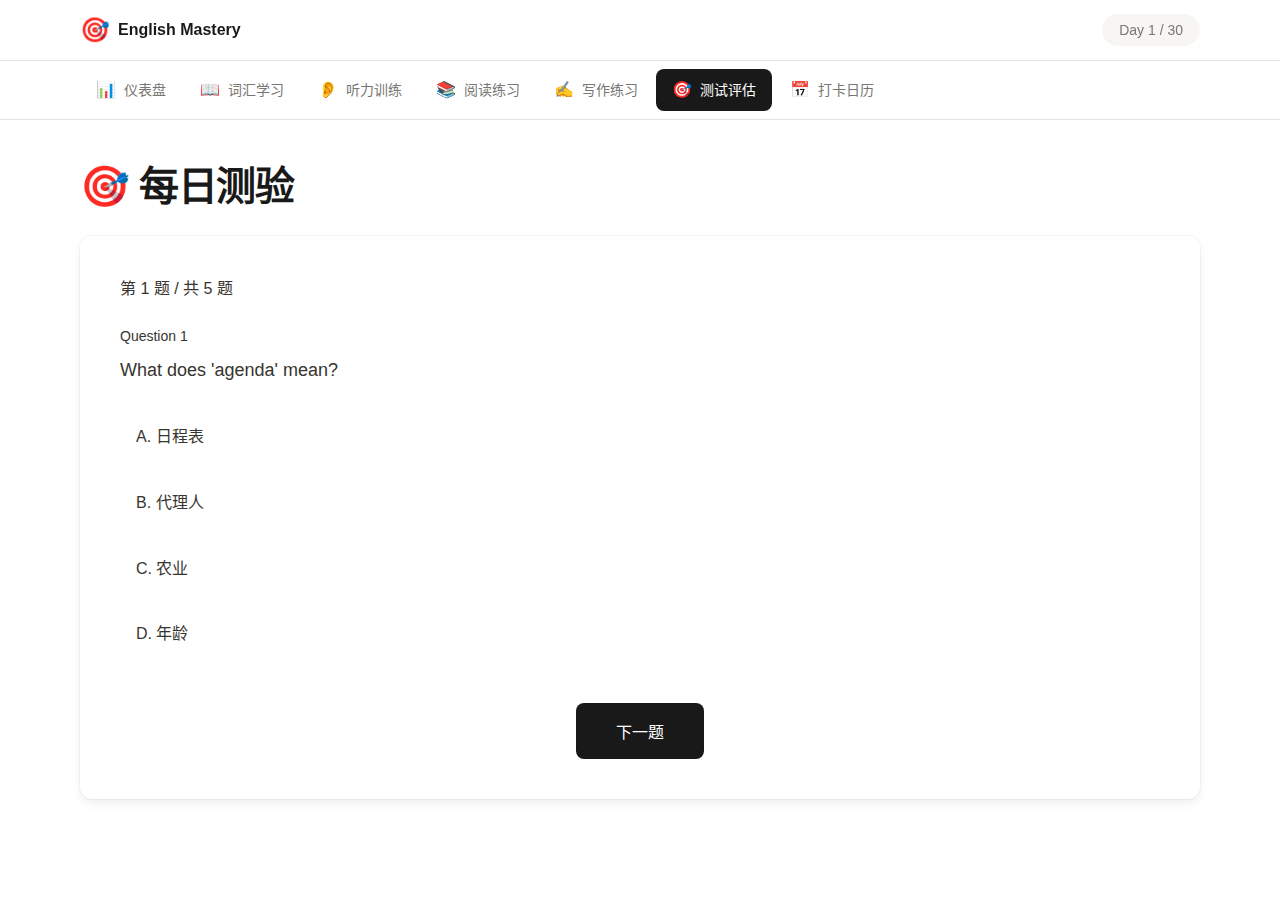
<file: pages/test.html>
<!DOCTYPE html>
<html lang="zh-CN">
<head>
  <meta charset="UTF-8">
  <meta name="viewport" content="width=device-width, initial-scale=1.0">
  <title>测试评估 - English Mastery</title>
  <link rel="stylesheet" href="../css/styles.css">
  <style>
    .test-card { background: var(--bg-primary); border-radius: var(--radius-lg); padding: var(--spacing-xl); margin-bottom: var(--spacing-lg); box-shadow: var(--shadow-md); }
    .question-number { font-size: 0.875rem; color: var(--text-muted); margin-bottom: var(--spacing-sm); }
    .question-text { font-size: 1.125rem; font-weight: 500; margin-bottom: var(--spacing-lg); }
    .options-list { display: flex; flex-direction: column; gap: var(--spacing-sm); }
    .option-item { padding: var(--spacing-md); border: 1px solid var(--border-color); border-radius: var(--radius-md); cursor: pointer; transition: all 0.2s; }
    .option-item:hover { border-color: var(--primary-color); background: var(--bg-tertiary); }
    .option-item.selected { border-color: var(--primary-color); background: var(--primary-light); color: white; }
    .option-item.correct { border-color: var(--success-color); background: var(--success-color); color: white; }
    .option-item.wrong { border-color: var(--danger-color); background: var(--danger-color); color: white; }
    .test-progress { display: flex; justify-content: space-between; align-items: center; margin-bottom: var(--spacing-lg); }
    .progress-dots { display: flex; gap: var(--spacing-xs); }
    .progress-dot { width: 10px; height: 10px; border-radius: 50%; background: var(--border-color); }
    .progress-dot.current { background: var(--primary-color); }
    .progress-dot.answered { background: var(--success-color); }
    .result-card { text-align: center; padding: var(--spacing-2xl); }
    .result-score { font-size: 4rem; font-weight: 700; color: var(--primary-color); }
    .result-label { font-size: 1.25rem; color: var(--text-muted); margin-top: var(--spacing-sm); }
  </style>
</head>
<body>
  <div class="page-wrapper">
    <header class="header"><div class="container"><div class="header-content"><div class="logo"><span class="logo-icon">🎯</span><span>English Mastery</span></div><div class="day-badge" id="dayBadge">Day 1 / 30</div></div></div></header>
    <nav class="nav"><div class="container"><ul class="nav-list">
      <li class="nav-item"><a href="../index.html" class="nav-link"><span>📊</span> 仪表盘</a></li>
      <li class="nav-item"><a href="vocabulary.html" class="nav-link"><span>📖</span> 词汇学习</a></li>
      <li class="nav-item"><a href="listening.html" class="nav-link"><span>👂</span> 听力训练</a></li>
      <li class="nav-item"><a href="reading.html" class="nav-link"><span>📚</span> 阅读练习</a></li>
      <li class="nav-item"><a href="writing.html" class="nav-link"><span>✍️</span> 写作练习</a></li>
      <li class="nav-item"><a href="test.html" class="nav-link active"><span>🎯</span> 测试评估</a></li>
      <li class="nav-item"><a href="calendar.html" class="nav-link"><span>📅</span> 打卡日历</a></li>
    </ul></div></nav>
    <main class="main-content">
      <div class="container">
        <h1 style="margin-bottom: var(--spacing-lg);">🎯 每日测验</h1>
        <div class="test-card" id="testCard">
          <div class="test-progress">
            <span id="questionProgress">第 1 题 / 共 5 题</span>
            <div class="progress-dots" id="progressDots"></div>
          </div>
          <div class="question-number" id="questionNumber">Question 1</div>
          <div class="question-text" id="questionText">Loading...</div>
          <div class="options-list" id="optionsList"></div>
          <div style="margin-top: var(--spacing-xl); text-align: center;">
            <button class="btn btn-primary btn-lg" id="nextBtn" onclick="nextQuestion()">下一题</button>
          </div>
        </div>
        <div class="test-card hidden" id="resultCard">
          <div class="result-card">
            <div style="font-size: 4rem; margin-bottom: var(--spacing-lg);">🎉</div>
            <div class="result-score" id="resultScore">0%</div>
            <div class="result-label">正确率</div>
            <p class="text-muted mt-lg" id="resultMessage">继续加油！</p>
            <button class="btn btn-primary btn-lg mt-xl" onclick="location.href='../index.html'">返回仪表盘</button>
          </div>
        </div>
      </div>
    </main>
  </div>
  <script src="../js/storage.js"></script>
  <script>
    const questions = [
      { question: "What does 'agenda' mean?", options: ["日程表", "代理人", "农业", "年龄"], correct: 0 },
      { question: "Choose the correct word: 'We need to ___ the new policy.'", options: ["implement", "important", "import", "impose"], correct: 0 },
      { question: "'Collaborate' means:", options: ["崩溃", "收集", "合作", "庆祝"], correct: 2 },
      { question: "What is a 'stakeholder'?", options: ["牛排持有者", "利益相关者", "赌徒", "股票"], correct: 1 },
      { question: "'Streamline' in business means:", options: ["溪流", "精简流程", "直线", "蒸汽"], correct: 1 }
    ];
    let currentQuestion = 0;
    let answers = [];
    let correctCount = 0;
    
    document.addEventListener('DOMContentLoaded', function() {
      const currentDay = Storage.getCurrentDay();
      document.getElementById('dayBadge').textContent = `Day ${currentDay} / 30`;
      renderProgressDots();
      showQuestion();
    });
    
    function renderProgressDots() {
      const dots = document.getElementById('progressDots');
      dots.innerHTML = questions.map((_, i) => `<div class="progress-dot" id="dot-${i}"></div>`).join('');
    }
    
    function showQuestion() {
      const q = questions[currentQuestion];
      document.getElementById('questionProgress').textContent = `第 ${currentQuestion + 1} 题 / 共 ${questions.length} 题`;
      document.getElementById('questionNumber').textContent = `Question ${currentQuestion + 1}`;
      document.getElementById('questionText').textContent = q.question;
      document.getElementById('optionsList').innerHTML = q.options.map((opt, i) => 
        `<div class="option-item" onclick="selectOption(${i})">${String.fromCharCode(65 + i)}. ${opt}</div>`
      ).join('');
      document.getElementById(`dot-${currentQuestion}`).classList.add('current');
    }
    
    function selectOption(index) {
      answers[currentQuestion] = index;
      document.querySelectorAll('.option-item').forEach((opt, i) => {
        opt.classList.toggle('selected', i === index);
      });
    }
    
    function nextQuestion() {
      if (answers[currentQuestion] === undefined) { alert('请选择一个答案'); return; }
      
      const q = questions[currentQuestion];
      if (answers[currentQuestion] === q.correct) correctCount++;
      
      document.getElementById(`dot-${currentQuestion}`).classList.remove('current');
      document.getElementById(`dot-${currentQuestion}`).classList.add('answered');
      
      currentQuestion++;
      if (currentQuestion < questions.length) {
        showQuestion();
      } else {
        showResult();
      }
    }
    
    function showResult() {
      const accuracy = Math.round((correctCount / questions.length) * 100);
      document.getElementById('testCard').classList.add('hidden');
      document.getElementById('resultCard').classList.remove('hidden');
      document.getElementById('resultScore').textContent = accuracy + '%';
      document.getElementById('resultMessage').textContent = accuracy >= 80 ? '太棒了！' : accuracy >= 60 ? '还不错！' : '继续努力！';
      
      Storage.updateTodayTask('test', true);
      Storage.addStudyTime(10);
      const progress = Storage.getProgress();
      ['vocabulary', 'listening', 'reading', 'writing', 'speaking'].forEach(skill => {
        progress[skill] = Math.min(100, (progress[skill] || 30) + 0.5);
      });
      progress.overall = Storage.calculateOverallProgress(progress);
      Storage.setProgress(progress);
    }
  </script>
</body>
</html>
</file>
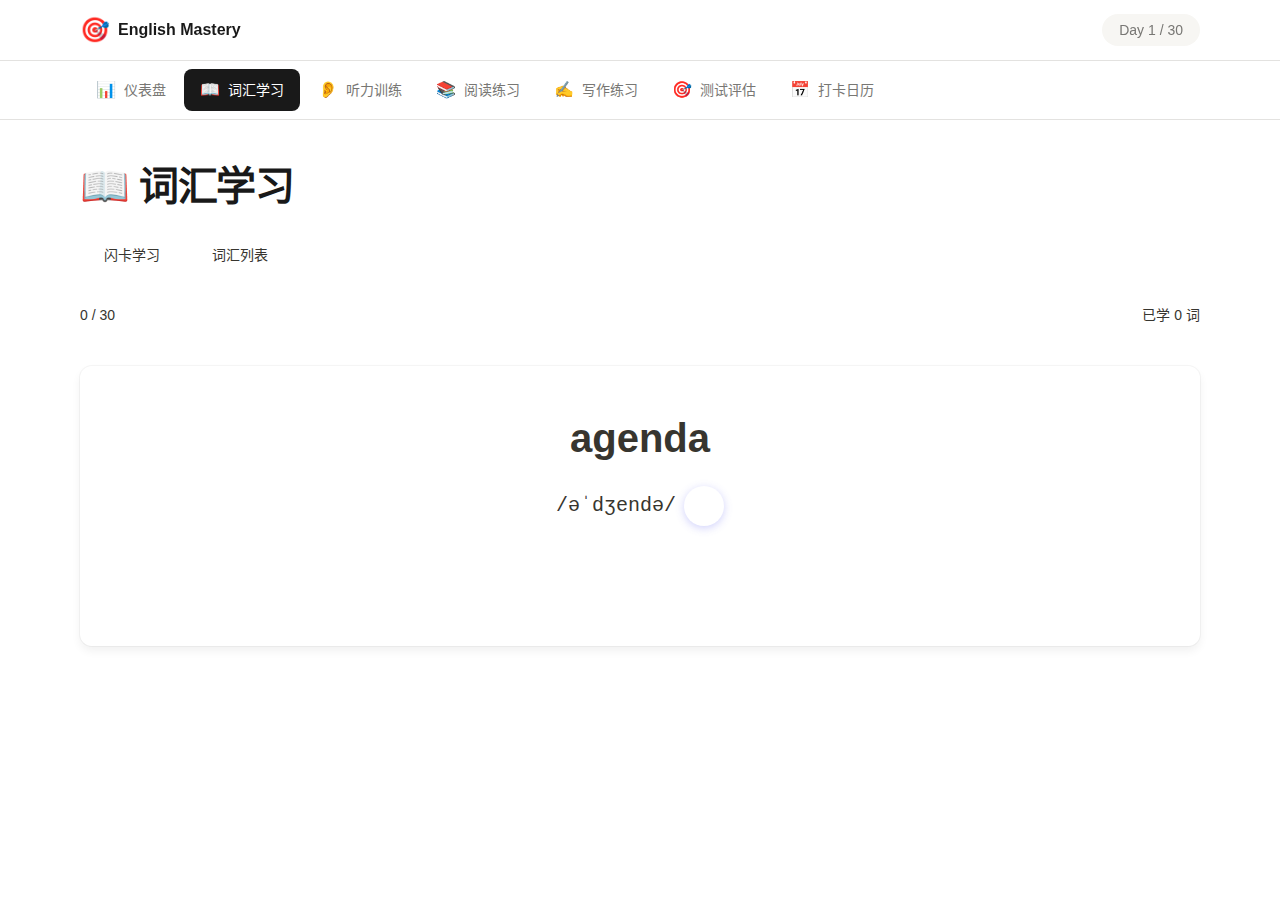
<file: pages/vocabulary.html>
<!DOCTYPE html>
<html lang="zh-CN">
<head>
  <meta charset="UTF-8">
  <meta name="viewport" content="width=device-width, initial-scale=1.0">
  <title>词汇学习 - English Mastery</title>
  <link rel="stylesheet" href="../css/styles.css">
  <style>
    .vocab-card {
      background: var(--bg-primary);
      border-radius: var(--radius-lg);
      padding: var(--spacing-xl);
      margin-bottom: var(--spacing-lg);
      box-shadow: var(--shadow-md);
      text-align: center;
    }
    
    .vocab-word {
      font-size: 2.5rem;
      font-weight: 700;
      color: var(--primary-color);
      margin-bottom: var(--spacing-md);
    }
    
    .vocab-phonetic {
      font-size: 1.25rem;
      color: var(--text-muted);
      font-family: var(--font-mono);
      margin-bottom: var(--spacing-lg);
      display: flex;
      align-items: center;
      justify-content: center;
      gap: var(--spacing-sm);
    }
    
    .speak-btn {
      background: linear-gradient(135deg, var(--primary-color), var(--secondary-color));
      border: none;
      border-radius: 50%;
      width: 40px;
      height: 40px;
      display: flex;
      align-items: center;
      justify-content: center;
      cursor: pointer;
      transition: all 0.3s ease;
      box-shadow: 0 2px 8px rgba(99, 102, 241, 0.3);
    }
    
    .speak-btn:hover {
      transform: scale(1.1);
      box-shadow: 0 4px 15px rgba(99, 102, 241, 0.4);
    }
    
    .speak-btn:active {
      transform: scale(0.95);
    }
    
    .speak-btn.speaking {
      animation: pulse 0.6s infinite;
    }
    
    @keyframes pulse {
      0%, 100% { transform: scale(1); }
      50% { transform: scale(1.15); }
    }
    
    .speak-btn svg {
      width: 20px;
      height: 20px;
      fill: white;
    }
    
    .speak-btn-mini {
      background: var(--primary-color);
      border: none;
      border-radius: 50%;
      width: 28px;
      height: 28px;
      min-width: 28px;
      min-height: 28px;
      display: inline-flex;
      align-items: center;
      justify-content: center;
      cursor: pointer;
      transition: all 0.2s ease;
      margin-left: var(--spacing-sm);
      flex-shrink: 0;
    }
    
    .speak-btn-mini:hover {
      background: var(--secondary-color);
      transform: scale(1.1);
    }
    
    .speak-btn-mini svg {
      width: 14px;
      height: 14px;
      fill: white;
    }
    
    .vocab-meaning {
      font-size: 1.25rem;
      color: var(--text-primary);
      margin-bottom: var(--spacing-md);
      min-height: 60px;
      display: flex;
      align-items: center;
      justify-content: center;
    }
    
    .vocab-example {
      background: var(--bg-tertiary);
      padding: var(--spacing-md);
      border-radius: var(--radius-md);
      font-style: italic;
      color: var(--text-secondary);
      margin-bottom: var(--spacing-lg);
    }
    
    .vocab-controls {
      display: flex;
      gap: var(--spacing-md);
      justify-content: center;
      flex-wrap: wrap;
    }
    
    .vocab-btn {
      padding: var(--spacing-md) var(--spacing-xl);
      border: none;
      border-radius: var(--radius-md);
      font-size: 1rem;
      font-weight: 500;
      cursor: pointer;
      transition: all 0.2s;
    }
    
    .vocab-btn.show {
      background: var(--primary-color);
      color: white;
    }
    
    .vocab-btn.know {
      background: var(--success-color);
      color: white;
    }
    
    .vocab-btn.unknown {
      background: var(--warning-color);
      color: white;
    }
    
    .vocab-btn:hover {
      transform: translateY(-2px);
      box-shadow: var(--shadow-md);
    }
    
    .vocab-progress {
      display: flex;
      align-items: center;
      gap: var(--spacing-md);
      margin-bottom: var(--spacing-xl);
    }
    
    .vocab-progress-bar {
      flex: 1;
      height: 8px;
      background: var(--progress-bg);
      border-radius: var(--radius-full);
      overflow: hidden;
    }
    
    .vocab-progress-fill {
      height: 100%;
      background: var(--success-color);
      border-radius: var(--radius-full);
      transition: width 0.3s;
    }
    
    .vocab-progress-text {
      font-size: 0.875rem;
      color: var(--text-muted);
      white-space: nowrap;
    }
    
    .vocab-list {
      display: grid;
      grid-template-columns: repeat(auto-fill, minmax(200px, 1fr));
      gap: var(--spacing-md);
    }
    
    .vocab-item {
      background: var(--bg-primary);
      padding: var(--spacing-md);
      border-radius: var(--radius-md);
      border: 1px solid var(--border-color);
      cursor: pointer;
      transition: all 0.2s;
    }
    
    .vocab-item:hover {
      border-color: var(--primary-color);
      transform: translateY(-2px);
    }
    
    .vocab-item.learned {
      background: var(--success-color);
      color: white;
      border-color: var(--success-color);
    }
    
    .vocab-item-word {
      display: flex;
      align-items: center;
      justify-content: space-between;
      font-weight: 600;
      margin-bottom: var(--spacing-xs);
    }
    
    .vocab-item-word-text {
      flex: 1;
      min-width: 0;
      overflow: hidden;
      text-overflow: ellipsis;
      white-space: nowrap;
    }
    
    .vocab-item-meaning {
      font-size: 0.875rem;
      color: var(--text-muted);
    }
    
    .vocab-item.learned .vocab-item-meaning {
      color: rgba(255,255,255,0.8);
    }
    
    .hidden {
      visibility: hidden;
    }
    
    .tabs {
      display: flex;
      gap: var(--spacing-xs);
      margin-bottom: var(--spacing-lg);
      border-bottom: 1px solid var(--border-color);
      padding-bottom: var(--spacing-sm);
    }
    
    .tab {
      padding: var(--spacing-sm) var(--spacing-lg);
      background: none;
      border: none;
      font-size: 0.875rem;
      font-weight: 500;
      color: var(--text-muted);
      cursor: pointer;
      border-radius: var(--radius-md) var(--radius-md) 0 0;
      transition: all 0.2s;
    }
    
    .tab:hover {
      color: var(--text-primary);
    }
    
    .tab.active {
      color: var(--primary-color);
      background: var(--bg-tertiary);
    }
    
    .tab-content {
      display: none;
    }
    
    .tab-content.active {
      display: block;
    }
  </style>
</head>
<body>
  <div class="page-wrapper">
    <!-- Header -->
    <header class="header">
      <div class="container">
        <div class="header-content">
          <div class="logo">
            <span class="logo-icon">🎯</span>
            <span>English Mastery</span>
          </div>
          <div class="day-badge" id="dayBadge">Day 1 / 30</div>
        </div>
      </div>
    </header>

    <!-- Navigation -->
    <nav class="nav">
      <div class="container">
        <ul class="nav-list">
          <li class="nav-item">
            <a href="../index.html" class="nav-link">
              <span>📊</span> 仪表盘
            </a>
          </li>
          <li class="nav-item">
            <a href="vocabulary.html" class="nav-link active">
              <span>📖</span> 词汇学习
            </a>
          </li>
          <li class="nav-item">
            <a href="listening.html" class="nav-link">
              <span>👂</span> 听力训练
            </a>
          </li>
          <li class="nav-item">
            <a href="reading.html" class="nav-link">
              <span>📚</span> 阅读练习
            </a>
          </li>
          <li class="nav-item">
            <a href="writing.html" class="nav-link">
              <span>✍️</span> 写作练习
            </a>
          </li>
          <li class="nav-item">
            <a href="test.html" class="nav-link">
              <span>🎯</span> 测试评估
            </a>
          </li>
          <li class="nav-item">
            <a href="calendar.html" class="nav-link">
              <span>📅</span> 打卡日历
            </a>
          </li>
        </ul>
      </div>
    </nav>

    <!-- Main Content -->
    <main class="main-content">
      <div class="container">
        <h1 style="margin-bottom: var(--spacing-lg);">📖 词汇学习</h1>
        
        <!-- Tabs -->
        <div class="tabs">
          <button class="tab active" onclick="switchTab('flashcard')">闪卡学习</button>
          <button class="tab" onclick="switchTab('list')">词汇列表</button>
        </div>
        
        <!-- Flashcard Mode -->
        <div id="flashcard-tab" class="tab-content active">
          <!-- Progress -->
          <div class="vocab-progress">
            <span class="vocab-progress-text" id="progressText">0 / 30</span>
            <div class="vocab-progress-bar">
              <div class="vocab-progress-fill" id="progressFill" style="width: 0%"></div>
            </div>
            <span class="vocab-progress-text" id="learnedCount">已学 0 词</span>
          </div>
          
          <!-- Flashcard -->
          <div class="vocab-card" id="vocabCard">
            <div class="vocab-word" id="vocabWord">Loading...</div>
            <div class="vocab-phonetic">
              <span id="vocabPhonetic">/ˈloʊdɪŋ/</span>
              <button class="speak-btn" id="speakBtn" onclick="speakWord()" title="播放发音">
                <svg viewBox="0 0 24 24" xmlns="http://www.w3.org/2000/svg">
                  <path d="M3 9v6h4l5 5V4L7 9H3zm13.5 3c0-1.77-1.02-3.29-2.5-4.03v8.05c1.48-.73 2.5-2.25 2.5-4.02zM14 3.23v2.06c2.89.86 5 3.54 5 6.71s-2.11 5.85-5 6.71v2.06c4.01-.91 7-4.49 7-8.77s-2.99-7.86-7-8.77z"/>
                </svg>
              </button>
            </div>
            <div class="vocab-meaning hidden" id="vocabMeaning">加载中...</div>
            <div class="vocab-example hidden" id="vocabExample">"Example sentence loading..."</div>
            
            <div class="vocab-controls">
              <button class="vocab-btn show" id="showBtn" onclick="showMeaning()">显示释义</button>
              <button class="vocab-btn unknown hidden" id="unknownBtn" onclick="markUnknown()">不认识</button>
              <button class="vocab-btn know hidden" id="knowBtn" onclick="markKnown()">认识</button>
            </div>
          </div>
          
          <!-- Complete Message -->
          <div class="card hidden" id="completeCard" style="text-align: center; padding: var(--spacing-2xl);">
            <div style="font-size: 4rem; margin-bottom: var(--spacing-lg);">🎉</div>
            <h2>今日词汇学习完成！</h2>
            <p class="text-muted mt-md">你已经学习了 30 个新词汇</p>
            <button class="btn btn-primary btn-lg mt-lg" onclick="location.href='../index.html'">
              返回仪表盘
            </button>
          </div>
        </div>
        
        <!-- List Mode -->
        <div id="list-tab" class="tab-content">
          <div class="vocab-list" id="vocabList">
            <!-- Generated by JS -->
          </div>
        </div>
      </div>
    </main>
  </div>

  <script src="../js/storage.js"></script>
  <script>
    // 今日词汇数据
    const todayVocabulary = [
      { word: "agenda", phonetic: "/əˈdʒendə/", meaning: "议程；日程表", example: "Let's go through today's agenda." },
      { word: "deadline", phonetic: "/ˈdedlaɪn/", meaning: "截止日期", example: "The deadline for this project is next Friday." },
      { word: "collaborate", phonetic: "/kəˈlæbəreɪt/", meaning: "合作；协作", example: "We need to collaborate with the marketing team." },
      { word: "implement", phonetic: "/ˈɪmplɪment/", meaning: "实施；执行", example: "We will implement the new policy next month." },
      { word: "feedback", phonetic: "/ˈfiːdbæk/", meaning: "反馈；意见", example: "I'd appreciate your feedback on this proposal." },
      { word: "stakeholder", phonetic: "/ˈsteɪkhoʊldər/", meaning: "利益相关者", example: "We need to consider all stakeholders' interests." },
      { word: "milestone", phonetic: "/ˈmaɪlstoʊn/", meaning: "里程碑", example: "This is a significant milestone for our company." },
      { word: "priority", phonetic: "/praɪˈɔːrəti/", meaning: "优先事项", example: "Customer satisfaction is our top priority." },
      { word: "streamline", phonetic: "/ˈstriːmlaɪn/", meaning: "精简；使高效", example: "We need to streamline our processes." },
      { word: "delegate", phonetic: "/ˈdelɪɡeɪt/", meaning: "委派；授权", example: "Learn to delegate tasks to your team members." },
      { word: "benchmark", phonetic: "/ˈbentʃmɑːrk/", meaning: "基准；标杆", example: "This serves as a benchmark for future projects." },
      { word: "leverage", phonetic: "/ˈlevərɪdʒ/", meaning: "利用；借助", example: "We can leverage our expertise in this area." },
      { word: "scalable", phonetic: "/ˈskeɪləbl/", meaning: "可扩展的", example: "We need a scalable solution for growth." },
      { word: "synergy", phonetic: "/ˈsɪnərdʒi/", meaning: "协同效应", example: "The merger created significant synergies." },
      { word: "optimize", phonetic: "/ˈɑːptɪmaɪz/", meaning: "优化", example: "We need to optimize our workflow." },
      { word: "proactive", phonetic: "/proʊˈæktɪv/", meaning: "积极主动的", example: "Be proactive in identifying potential issues." },
      { word: "consensus", phonetic: "/kənˈsensəs/", meaning: "共识", example: "We need to reach a consensus on this matter." },
      { word: "pipeline", phonetic: "/ˈpaɪplaɪn/", meaning: "渠道；工作流程", example: "We have several projects in the pipeline." },
      { word: "deliverable", phonetic: "/dɪˈlɪvərəbl/", meaning: "交付物；成果", example: "What are the key deliverables for this project?" },
      { word: "alignment", phonetic: "/əˈlaɪnmənt/", meaning: "一致；协调", example: "We need better alignment between departments." },
      { word: "initiative", phonetic: "/ɪˈnɪʃətɪv/", meaning: "倡议；主动性", example: "She took the initiative to solve the problem." },
      { word: "metrics", phonetic: "/ˈmetrɪks/", meaning: "指标；度量", example: "What metrics are we using to measure success?" },
      { word: "feasible", phonetic: "/ˈfiːzəbl/", meaning: "可行的", example: "Is this plan feasible within our budget?" },
      { word: "robust", phonetic: "/roʊˈbʌst/", meaning: "强健的；稳健的", example: "We need a more robust system." },
      { word: "pivot", phonetic: "/ˈpɪvət/", meaning: "转型；调整方向", example: "The company decided to pivot its strategy." },
      { word: "workflow", phonetic: "/ˈwɜːrkfloʊ/", meaning: "工作流程", example: "Let's discuss how to improve our workflow." },
      { word: "touchpoint", phonetic: "/ˈtʌtʃpɔɪnt/", meaning: "接触点", example: "Every touchpoint with customers matters." },
      { word: "bandwidth", phonetic: "/ˈbændwɪdθ/", meaning: "带宽；精力", example: "I don't have the bandwidth to take on more work." },
      { word: "actionable", phonetic: "/ˈækʃənəbl/", meaning: "可执行的", example: "We need actionable insights from this data." },
      { word: "bottom line", phonetic: "/ˈbɑːtəm laɪn/", meaning: "底线；最终结果", example: "The bottom line is we need to cut costs." }
    ];
    
    let currentIndex = 0;
    let learnedWords = [];
    let isShowingMeaning = false;
    
    // 初始化
    document.addEventListener('DOMContentLoaded', function() {
      loadProgress();
      showCurrentWord();
      renderVocabList();
      updateDayBadge();
    });
    
    function updateDayBadge() {
      const currentDay = Storage.getCurrentDay();
      document.getElementById('dayBadge').textContent = `Day ${currentDay} / 30`;
    }
    
    function loadProgress() {
      const saved = localStorage.getItem('em_vocab_progress');
      if (saved) {
        const data = JSON.parse(saved);
        if (data.date === Storage.getTodayString()) {
          currentIndex = data.currentIndex;
          learnedWords = data.learnedWords;
        }
      }
    }
    
    function saveProgress() {
      localStorage.setItem('em_vocab_progress', JSON.stringify({
        date: Storage.getTodayString(),
        currentIndex,
        learnedWords
      }));
    }
    
    function showCurrentWord() {
      if (currentIndex >= todayVocabulary.length) {
        showComplete();
        return;
      }
      
      const vocab = todayVocabulary[currentIndex];
      document.getElementById('vocabWord').textContent = vocab.word;
      document.getElementById('vocabPhonetic').textContent = vocab.phonetic;
      document.getElementById('vocabMeaning').textContent = vocab.meaning;
      document.getElementById('vocabExample').textContent = `"${vocab.example}"`;
      
      // 隐藏释义
      document.getElementById('vocabMeaning').classList.add('hidden');
      document.getElementById('vocabExample').classList.add('hidden');
      document.getElementById('showBtn').classList.remove('hidden');
      document.getElementById('knowBtn').classList.add('hidden');
      document.getElementById('unknownBtn').classList.add('hidden');
      
      isShowingMeaning = false;
      updateProgress();
    }
    
    function showMeaning() {
      document.getElementById('vocabMeaning').classList.remove('hidden');
      document.getElementById('vocabExample').classList.remove('hidden');
      document.getElementById('showBtn').classList.add('hidden');
      document.getElementById('knowBtn').classList.remove('hidden');
      document.getElementById('unknownBtn').classList.remove('hidden');
      isShowingMeaning = true;
    }
    
    function markKnown() {
      if (!learnedWords.includes(currentIndex)) {
        learnedWords.push(currentIndex);
      }
      nextWord();
    }
    
    function markUnknown() {
      // 不记入已学，稍后复习
      nextWord();
    }
    
    function nextWord() {
      currentIndex++;
      saveProgress();
      showCurrentWord();
      renderVocabList();
    }
    
    function updateProgress() {
      const total = todayVocabulary.length;
      const progress = (currentIndex / total) * 100;
      
      document.getElementById('progressText').textContent = `${currentIndex} / ${total}`;
      document.getElementById('progressFill').style.width = `${progress}%`;
      document.getElementById('learnedCount').textContent = `已学 ${learnedWords.length} 词`;
    }
    
    function showComplete() {
      document.getElementById('vocabCard').classList.add('hidden');
      document.getElementById('completeCard').classList.remove('hidden');
      
      // 更新存储
      Storage.addWordsLearned(learnedWords.length);
      Storage.updateTodayTask('vocabulary', true);
      Storage.addStudyTime(15);
      
      // 更新进度
      const progress = Storage.getProgress();
      progress.vocabulary = Math.min(100, (progress.vocabulary || 40) + 2);
      Storage.setProgress(progress);
    }
    
    function renderVocabList() {
      const list = document.getElementById('vocabList');
      list.innerHTML = todayVocabulary.map((vocab, index) => `
        <div class="vocab-item ${learnedWords.includes(index) ? 'learned' : ''}" onclick="showWordDetail(${index})">
          <div class="vocab-item-word">
            <span class="vocab-item-word-text">${vocab.word}</span>
            <button class="speak-btn-mini" onclick="event.stopPropagation(); speakWordByIndex(${index})" title="播放发音">
              <svg viewBox="0 0 24 24" xmlns="http://www.w3.org/2000/svg">
                <path d="M3 9v6h4l5 5V4L7 9H3zm13.5 3c0-1.77-1.02-3.29-2.5-4.03v8.05c1.48-.73 2.5-2.25 2.5-4.02z"/>
              </svg>
            </button>
          </div>
          <div class="vocab-item-meaning">${vocab.meaning}</div>
        </div>
      `).join('');
    }
    
    function showWordDetail(index) {
      currentIndex = index;
      switchTab('flashcard');
      showCurrentWord();
      showMeaning();
    }
    
    function switchTab(tabId) {
      document.querySelectorAll('.tab').forEach(tab => tab.classList.remove('active'));
      document.querySelectorAll('.tab-content').forEach(content => content.classList.remove('active'));
      
      document.querySelector(`.tab[onclick="switchTab('${tabId}')"]`).classList.add('active');
      document.getElementById(`${tabId}-tab`).classList.add('active');
    }
    
    // ========== 语音朗读功能 ==========
    let currentAudio = null;
    
    // 播放当前单词发音
    function speakWord() {
      if (currentIndex >= todayVocabulary.length) return;
      const word = todayVocabulary[currentIndex].word;
      speak(word, document.getElementById('speakBtn'));
    }
    
    // 播放指定索引的单词
    function speakWordByIndex(index) {
      if (index >= 0 && index < todayVocabulary.length) {
        const word = todayVocabulary[index].word;
        // 找到对应的按钮添加动画
        const buttons = document.querySelectorAll('.speak-btn-mini');
        speak(word, buttons[index]);
      }
    }
    
    // 核心发音函数 - 使用在线词典发音
    function speak(text, btnElement) {
      // 停止之前的音频
      if (currentAudio) {
        currentAudio.pause();
        currentAudio = null;
      }
      
      // 移除所有按钮的 speaking 状态
      document.querySelectorAll('.speak-btn, .speak-btn-mini').forEach(btn => {
        btn.classList.remove('speaking');
      });
      
      // 添加动画效果
      if (btnElement) {
        btnElement.classList.add('speaking');
      }
      
      // 使用有道词典的发音 API（美式发音）
      const audioUrl = `https://dict.youdao.com/dictvoice?audio=${encodeURIComponent(text)}&type=2`;
      
      currentAudio = new Audio(audioUrl);
      currentAudio.volume = 1;
      
      currentAudio.onended = () => {
        if (btnElement) {
          btnElement.classList.remove('speaking');
        }
        currentAudio = null;
      };
      
      currentAudio.onerror = () => {
        // 如果有道词典失败，尝试使用 Google Translate TTS 作为备选
        console.log('有道词典发音加载失败，尝试备选方案...');
        tryGoogleTTS(text, btnElement);
      };
      
      currentAudio.play().catch(err => {
        console.log('播放失败:', err);
        // 尝试备选方案
        tryGoogleTTS(text, btnElement);
      });
    }
    
    // Google Translate TTS 作为备选
    function tryGoogleTTS(text, btnElement) {
      const googleUrl = `https://translate.google.com/translate_tts?ie=UTF-8&q=${encodeURIComponent(text)}&tl=en&client=tw-ob`;
      
      currentAudio = new Audio(googleUrl);
      currentAudio.volume = 1;
      
      currentAudio.onended = () => {
        if (btnElement) {
          btnElement.classList.remove('speaking');
        }
        currentAudio = null;
      };
      
      currentAudio.onerror = () => {
        // 如果 Google 也失败，回退到 Web Speech API
        console.log('在线发音失败，使用本地语音合成');
        speakWithWebSpeech(text, btnElement);
      };
      
      currentAudio.play().catch(() => {
        speakWithWebSpeech(text, btnElement);
      });
    }
    
    // Web Speech API 作为最后备选
    function speakWithWebSpeech(text, btnElement) {
      if (!window.speechSynthesis) {
        if (btnElement) btnElement.classList.remove('speaking');
        return;
      }
      
      speechSynthesis.cancel();
      
      const utterance = new SpeechSynthesisUtterance(text);
      utterance.lang = 'en-US';
      utterance.rate = 0.9;
      utterance.pitch = 1;
      utterance.volume = 1;
      
      // 获取英语语音
      const voices = speechSynthesis.getVoices();
      const englishVoice = voices.find(v => v.lang.includes('en-US')) ||
                          voices.find(v => v.lang.includes('en-GB')) ||
                          voices.find(v => v.lang.includes('en'));
      if (englishVoice) {
        utterance.voice = englishVoice;
      }
      
      utterance.onend = () => {
        if (btnElement) btnElement.classList.remove('speaking');
      };
      
      utterance.onerror = () => {
        if (btnElement) btnElement.classList.remove('speaking');
      };
      
      speechSynthesis.speak(utterance);
    }
    
    // 键盘快捷键支持
    document.addEventListener('keydown', function(e) {
      // 按空格键播放发音
      if (e.code === 'Space' && !e.target.matches('input, textarea, button')) {
        e.preventDefault();
        speakWord();
      }
      // 按 Enter 键显示释义或下一个
      if (e.code === 'Enter' && !e.target.matches('input, textarea, button')) {
        e.preventDefault();
        if (!isShowingMeaning) {
          showMeaning();
        }
      }
      // 按左右箭头切换单词
      if (e.code === 'ArrowRight' && isShowingMeaning) {
        markKnown();
      }
      if (e.code === 'ArrowLeft' && isShowingMeaning) {
        markUnknown();
      }
    });
  </script>
</body>
</html>
</file>
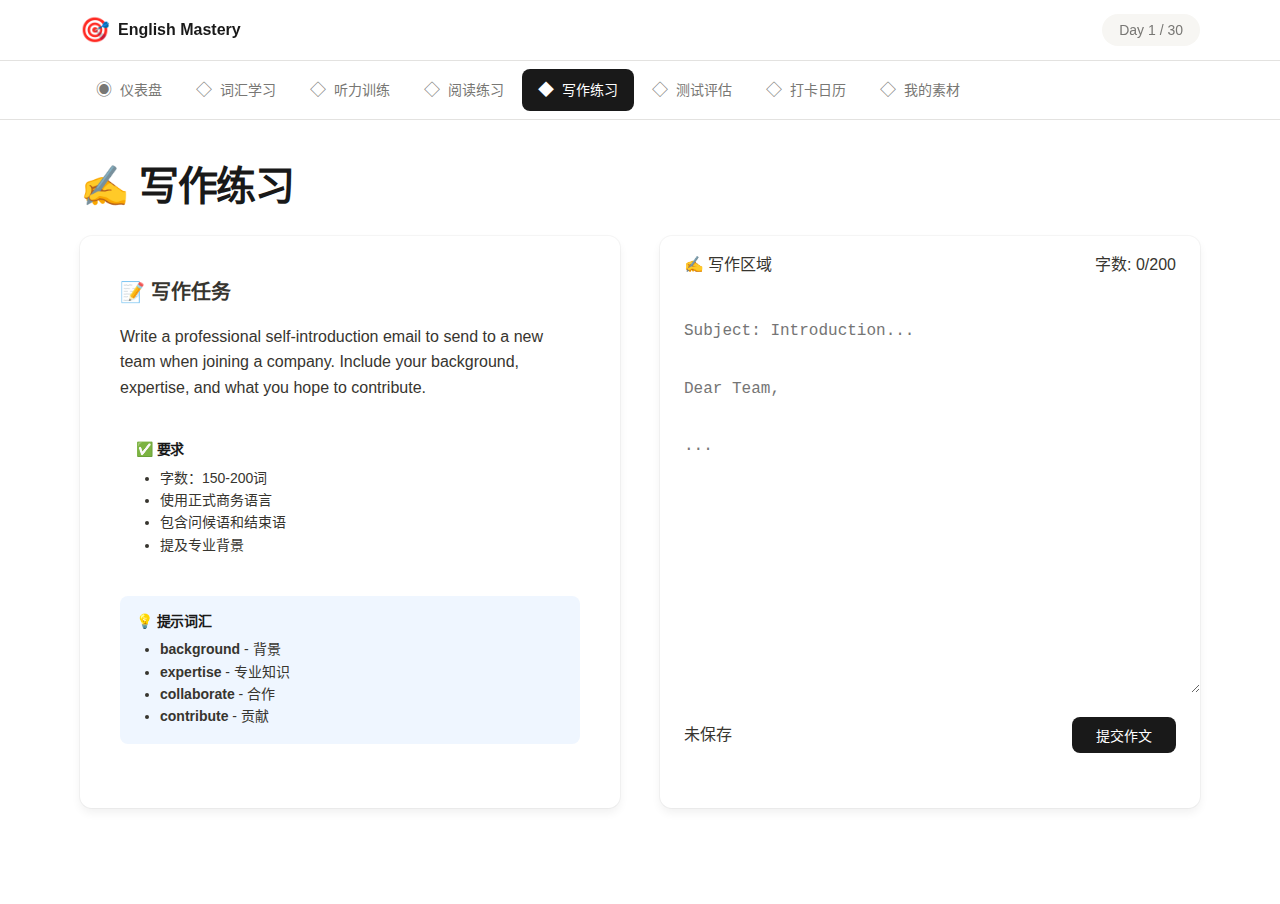
<file: pages/writing.html>
<!DOCTYPE html>
<html lang="zh-CN">
<head>
  <meta charset="UTF-8">
  <meta name="viewport" content="width=device-width, initial-scale=1.0">
  <title>写作练习 - English Mastery</title>
  <link rel="stylesheet" href="../css/styles.css">
  <style>
    .writing-container { display: grid; grid-template-columns: 1fr 1fr; gap: var(--spacing-xl); }
    @media (max-width: 1024px) { .writing-container { grid-template-columns: 1fr; } }
    .prompt-card { background: var(--bg-primary); border-radius: var(--radius-lg); padding: var(--spacing-xl); box-shadow: var(--shadow-md); }
    .prompt-title { font-size: 1.25rem; font-weight: 600; margin-bottom: var(--spacing-md); }
    .prompt-description { color: var(--text-secondary); margin-bottom: var(--spacing-lg); line-height: 1.6; }
    .prompt-requirements { background: var(--bg-tertiary); padding: var(--spacing-md); border-radius: var(--radius-md); margin-bottom: var(--spacing-lg); }
    .prompt-requirements h4 { font-size: 0.875rem; font-weight: 600; margin-bottom: var(--spacing-sm); }
    .prompt-requirements ul { margin: 0; padding-left: var(--spacing-lg); font-size: 0.875rem; color: var(--text-secondary); }
    .editor-card { background: var(--bg-primary); border-radius: var(--radius-lg); overflow: hidden; box-shadow: var(--shadow-md); }
    .editor-header { padding: var(--spacing-md) var(--spacing-lg); background: var(--bg-tertiary); display: flex; justify-content: space-between; align-items: center; }
    .editor-textarea { width: 100%; min-height: 400px; padding: var(--spacing-lg); border: none; font-size: 1rem; line-height: 1.8; resize: vertical; }
    .editor-textarea:focus { outline: none; }
    .editor-footer { padding: var(--spacing-md) var(--spacing-lg); background: var(--bg-tertiary); display: flex; justify-content: space-between; align-items: center; }
    .feedback-section { background: var(--bg-primary); border-radius: var(--radius-lg); padding: var(--spacing-xl); margin-top: var(--spacing-lg); }
    .score-circle { width: 60px; height: 60px; border-radius: 50%; background: var(--success-color); display: flex; align-items: center; justify-content: center; font-size: 1.5rem; font-weight: 700; color: white; }
    .feedback-item { padding: var(--spacing-md); border-left: 3px solid var(--primary-color); background: var(--bg-tertiary); margin-bottom: var(--spacing-md); border-radius: 0 var(--radius-md) var(--radius-md) 0; }
    .feedback-item.success { border-color: var(--success-color); }
    .feedback-item.warning { border-color: var(--warning-color); }
  </style>
</head>
<body>
  <div class="page-wrapper">
    <header class="header"><div class="container"><div class="header-content"><div class="logo"><span class="logo-icon">🎯</span><span>English Mastery</span></div><div class="day-badge" id="dayBadge">Day 1 / 30</div></div></div></header>
    <nav class="nav"><div class="container"><ul class="nav-list">
      <li class="nav-item"><a href="../index.html" class="nav-link"><span>◉</span> 仪表盘</a></li>
      <li class="nav-item"><a href="vocabulary.html" class="nav-link"><span>◇</span> 词汇学习</a></li>
      <li class="nav-item"><a href="listening.html" class="nav-link"><span>◇</span> 听力训练</a></li>
      <li class="nav-item"><a href="reading.html" class="nav-link"><span>◇</span> 阅读练习</a></li>
      <li class="nav-item"><a href="writing.html" class="nav-link active"><span>◆</span> 写作练习</a></li>
      <li class="nav-item"><a href="test.html" class="nav-link"><span>◇</span> 测试评估</a></li>
      <li class="nav-item"><a href="calendar.html" class="nav-link"><span>◇</span> 打卡日历</a></li>
      <li class="nav-item"><a href="materials.html" class="nav-link"><span>◇</span> 我的素材</a></li>
    </ul></div></nav>
    <main class="main-content">
      <div class="container">
        <h1 style="margin-bottom: var(--spacing-lg);">✍️ 写作练习</h1>
        <div class="writing-container">
          <div class="prompt-card">
            <div class="prompt-title">📝 写作任务</div>
            <div class="prompt-description">Write a professional self-introduction email to send to a new team when joining a company. Include your background, expertise, and what you hope to contribute.</div>
            <div class="prompt-requirements">
              <h4>✅ 要求</h4>
              <ul><li>字数：150-200词</li><li>使用正式商务语言</li><li>包含问候语和结束语</li><li>提及专业背景</li></ul>
            </div>
            <div class="prompt-requirements" style="background: #EFF6FF;">
              <h4>💡 提示词汇</h4>
              <ul><li><strong>background</strong> - 背景</li><li><strong>expertise</strong> - 专业知识</li><li><strong>collaborate</strong> - 合作</li><li><strong>contribute</strong> - 贡献</li></ul>
            </div>
          </div>
          <div class="editor-card">
            <div class="editor-header"><span>✍️ 写作区域</span><span>字数: <span id="wordCount">0</span>/200</span></div>
            <textarea class="editor-textarea" id="writingEditor" placeholder="Subject: Introduction...&#10;&#10;Dear Team,&#10;&#10;..." oninput="updateWordCount()"></textarea>
            <div class="editor-footer">
              <span id="saveStatus">未保存</span>
              <button class="btn btn-primary" onclick="submitWriting()">提交作文</button>
            </div>
          </div>
        </div>
        <div class="feedback-section hidden" id="feedbackSection">
          <div style="display: flex; justify-content: space-between; align-items: center; margin-bottom: var(--spacing-lg);">
            <h3>📊 写作反馈</h3>
            <div style="display: flex; align-items: center; gap: var(--spacing-md);"><div class="score-circle">85</div><div><div style="font-weight: 600;">优秀</div></div></div>
          </div>
          <div class="feedback-item success"><div style="font-weight: 600;">✅ 结构完整</div><div style="font-size: 0.875rem;">文章结构清晰完整。</div></div>
          <div class="feedback-item warning"><div style="font-weight: 600;">💡 建议</div><div style="font-size: 0.875rem;">可增加更多具体经验描述。</div></div>
          <div style="text-align: center; margin-top: var(--spacing-xl);"><button class="btn btn-primary btn-lg" onclick="location.href='../index.html'">返回仪表盘</button></div>
        </div>
      </div>
    </main>
  </div>
  <script src="../js/storage.js"></script>
  <script>
    document.addEventListener('DOMContentLoaded', function() {
      const currentDay = Storage.getCurrentDay();
      document.getElementById('dayBadge').textContent = `Day ${currentDay} / 30`;
    });
    function updateWordCount() {
      const text = document.getElementById('writingEditor').value;
      const words = text.trim().split(/\s+/).filter(w => w.length > 0).length;
      document.getElementById('wordCount').textContent = words;
    }
    function submitWriting() {
      const text = document.getElementById('writingEditor').value;
      const words = text.trim().split(/\s+/).filter(w => w.length > 0).length;
      if (words < 50) { alert('请至少写50词'); return; }
      Storage.updateTodayTask('writing', true);
      Storage.addStudyTime(20);
      const progress = Storage.getProgress();
      progress.writing = Math.min(100, (progress.writing || 32) + 2);
      Storage.setProgress(progress);
      document.getElementById('feedbackSection').classList.remove('hidden');
    }
  </script>
</body>
</html>
</file>
<file: css/styles.css>
/* ========================================
   English Mastery - Notion Style
   极简主义 · 黑白灰 · 大量留白
   ======================================== */

/* CSS Variables - Notion Style */
:root {
  /* Notion 配色 - 黑白灰为主 */
  --notion-black: #191919;
  --notion-dark: #37352f;
  --notion-gray-dark: #787774;
  --notion-gray: #9b9a97;
  --notion-gray-light: #e3e2e0;
  --notion-gray-lighter: #f1f1ef;
  --notion-bg: #ffffff;
  --notion-bg-hover: #f7f6f3;
  --notion-bg-secondary: #fbfbfa;
  
  /* 强调色 - 克制使用 */
  --notion-blue: #2383e2;
  --notion-green: #0f7b6c;
  --notion-red: #e03e3e;
  --notion-yellow: #dfab01;
  --notion-orange: #d9730d;
  --notion-purple: #9065b0;
  
  /* 功能色 */
  --success-color: #0f7b6c;
  --warning-color: #dfab01;
  --danger-color: #e03e3e;
  --info-color: #2383e2;
  
  /* 间距 - 更宽松 */
  --spacing-xs: 4px;
  --spacing-sm: 8px;
  --spacing-md: 16px;
  --spacing-lg: 24px;
  --spacing-xl: 40px;
  --spacing-2xl: 64px;
  --spacing-3xl: 96px;
  
  /* 圆角 - Notion 风格大圆角 */
  --radius-sm: 4px;
  --radius-md: 8px;
  --radius-lg: 12px;
  --radius-xl: 16px;
  --radius-full: 9999px;
  
  /* 阴影 - 极淡 */
  --shadow-sm: rgba(15, 15, 15, 0.03) 0px 0px 0px 1px, rgba(15, 15, 15, 0.04) 0px 3px 6px;
  --shadow-md: rgba(15, 15, 15, 0.04) 0px 0px 0px 1px, rgba(15, 15, 15, 0.06) 0px 5px 10px;
  --shadow-lg: rgba(15, 15, 15, 0.04) 0px 0px 0px 1px, rgba(15, 15, 15, 0.08) 0px 12px 32px -8px;
  
  /* 字体 - Notion 风格 */
  --font-sans: ui-sans-serif, -apple-system, BlinkMacSystemFont, "Segoe UI Variable Display", "Segoe UI", Helvetica, "Apple Color Emoji", Arial, sans-serif, "Segoe UI Emoji", "Segoe UI Symbol";
  --font-mono: ui-monospace, SFMono-Regular, SF Mono, Menlo, Consolas, Liberation Mono, monospace;
  
  /* 过渡 */
  --transition-fast: 120ms ease;
  --transition-normal: 200ms ease;
}

/* Reset */
*, *::before, *::after {
  box-sizing: border-box;
  margin: 0;
  padding: 0;
}

html {
  font-size: 16px;
  scroll-behavior: smooth;
  -webkit-font-smoothing: antialiased;
  -moz-osx-font-smoothing: grayscale;
}

body {
  font-family: var(--font-sans);
  font-size: 1rem;
  line-height: 1.6;
  color: var(--notion-dark);
  background-color: var(--notion-bg);
  min-height: 100vh;
}

/* Typography - Notion Style */
h1, h2, h3, h4, h5, h6 {
  font-weight: 600;
  line-height: 1.3;
  color: var(--notion-black);
  letter-spacing: -0.01em;
}

h1 { 
  font-size: 2.5rem; 
  font-weight: 700;
  letter-spacing: -0.03em;
}
h2 { 
  font-size: 1.5rem; 
  font-weight: 600;
}
h3 { 
  font-size: 1.25rem; 
  font-weight: 600;
}
h4 { 
  font-size: 1rem; 
  font-weight: 600;
}

p {
  margin-bottom: var(--spacing-md);
  color: var(--notion-dark);
}

a {
  color: var(--notion-dark);
  text-decoration: none;
  transition: opacity var(--transition-fast);
}

a:hover {
  opacity: 0.7;
}

/* Layout */
.container {
  max-width: 1200px;
  margin: 0 auto;
  padding: 0 var(--spacing-xl);
}

.page-wrapper {
  min-height: 100vh;
  display: flex;
  flex-direction: column;
}

/* ========================================
   Header - Notion Style
   ======================================== */
.header {
  background: rgba(255, 255, 255, 0.95);
  backdrop-filter: blur(12px);
  -webkit-backdrop-filter: blur(12px);
  border-bottom: 1px solid var(--notion-gray-light);
  padding: var(--spacing-sm) 0;
  position: sticky;
  top: 0;
  z-index: 100;
}

.header-content {
  display: flex;
  align-items: center;
  justify-content: space-between;
  height: 44px;
}

.header-right {
  display: flex;
  align-items: center;
  gap: var(--spacing-md);
}

/* Logo - Notion Style */
.logo {
  display: flex;
  align-items: center;
  gap: var(--spacing-sm);
  font-size: 1rem;
  font-weight: 600;
  color: var(--notion-black);
}

.logo-icon {
  font-size: 1.5rem;
}

/* Day Badge - Notion Style */
.day-badge {
  background: var(--notion-bg-hover);
  padding: var(--spacing-xs) var(--spacing-md);
  border-radius: var(--radius-full);
  font-size: 0.875rem;
  font-weight: 500;
  color: var(--notion-gray-dark);
  border: 1px solid transparent;
  transition: all var(--transition-fast);
}

.day-badge:hover {
  background: var(--notion-gray-lighter);
}

/* User Menu - Notion Style */
.user-menu {
  position: relative;
}

.user-btn {
  display: flex;
  align-items: center;
  gap: var(--spacing-sm);
  padding: var(--spacing-xs) var(--spacing-sm);
  background: transparent;
  border: none;
  border-radius: var(--radius-md);
  cursor: pointer;
  transition: all var(--transition-fast);
}

.user-btn:hover {
  background: var(--notion-bg-hover);
}

.user-avatar {
  width: 28px;
  height: 28px;
  background: var(--notion-black);
  color: white;
  border-radius: var(--radius-sm);
  display: flex;
  align-items: center;
  justify-content: center;
  font-size: 0.75rem;
  font-weight: 600;
}

.user-name {
  font-size: 0.875rem;
  font-weight: 500;
  color: var(--notion-dark);
  max-width: 100px;
  overflow: hidden;
  text-overflow: ellipsis;
  white-space: nowrap;
}

.dropdown-arrow {
  font-size: 0.5rem;
  color: var(--notion-gray);
  transition: transform var(--transition-fast);
}

.user-btn:hover .dropdown-arrow {
  color: var(--notion-dark);
}

.user-dropdown {
  position: absolute;
  top: calc(100% + 8px);
  right: 0;
  min-width: 220px;
  background: var(--notion-bg);
  border-radius: var(--radius-lg);
  box-shadow: var(--shadow-lg);
  opacity: 0;
  visibility: hidden;
  transform: translateY(-8px);
  transition: all var(--transition-normal);
  z-index: 1000;
  overflow: hidden;
}

.user-dropdown.show {
  opacity: 1;
  visibility: visible;
  transform: translateY(0);
}

.dropdown-header {
  padding: var(--spacing-md);
  border-bottom: 1px solid var(--notion-gray-light);
}

.dropdown-email {
  font-size: 0.75rem;
  color: var(--notion-gray);
  word-break: break-all;
}

.dropdown-divider {
  height: 1px;
  background: var(--notion-gray-light);
}

.dropdown-item {
  display: flex;
  align-items: center;
  gap: var(--spacing-sm);
  padding: var(--spacing-sm) var(--spacing-md);
  color: var(--notion-dark);
  font-size: 0.875rem;
  transition: all var(--transition-fast);
}

.dropdown-item:hover {
  background: var(--notion-bg-hover);
  color: var(--notion-red);
}

/* ========================================
   Navigation - Notion Style
   ======================================== */
.nav {
  background: var(--notion-bg);
  border-bottom: 1px solid var(--notion-gray-light);
  padding: var(--spacing-xs) 0;
}

.nav-list {
  display: flex;
  gap: 2px;
  list-style: none;
  overflow-x: auto;
  padding: var(--spacing-xs) 0;
}

/* Hide scrollbar but keep functionality */
.nav-list::-webkit-scrollbar {
  display: none;
}
.nav-list {
  -ms-overflow-style: none;
  scrollbar-width: none;
}

.nav-item {
  flex-shrink: 0;
}

.nav-link {
  display: flex;
  align-items: center;
  gap: var(--spacing-sm);
  padding: var(--spacing-sm) var(--spacing-md);
  border-radius: var(--radius-md);
  color: var(--notion-gray-dark);
  font-size: 0.875rem;
  font-weight: 500;
  transition: all var(--transition-fast);
}

.nav-link:hover {
  background: var(--notion-bg-hover);
  color: var(--notion-dark);
}

.nav-link.active {
  background: var(--notion-black);
  color: white;
}

.nav-link span {
  font-size: 1rem;
}

/* ========================================
   Main Content
   ======================================== */
.main-content {
  flex: 1;
  padding: var(--spacing-xl) 0 var(--spacing-3xl);
}

/* ========================================
   Cards - Notion Style
   ======================================== */
.card {
  background: var(--notion-bg);
  border-radius: var(--radius-lg);
  box-shadow: var(--shadow-sm);
  border: 1px solid var(--notion-gray-light);
  overflow: hidden;
  transition: all var(--transition-normal);
}

.card:hover {
  box-shadow: var(--shadow-md);
}

.card-header {
  padding: var(--spacing-md) var(--spacing-lg);
  border-bottom: 1px solid var(--notion-gray-light);
  display: flex;
  align-items: center;
  justify-content: space-between;
  background: var(--notion-bg-secondary);
}

.card-title {
  font-size: 0.875rem;
  font-weight: 600;
  display: flex;
  align-items: center;
  gap: var(--spacing-sm);
  color: var(--notion-dark);
}

.card-title span {
  font-size: 1rem;
}

.card-body {
  padding: var(--spacing-lg);
}

/* ========================================
   Progress Bar - Notion Style
   ======================================== */
.progress-container {
  margin-bottom: var(--spacing-md);
}

.progress-header {
  display: flex;
  justify-content: space-between;
  align-items: center;
  margin-bottom: var(--spacing-sm);
}

.progress-label {
  font-size: 0.875rem;
  color: var(--notion-gray-dark);
}

.progress-value {
  font-size: 1.75rem;
  font-weight: 700;
  color: var(--notion-black);
  letter-spacing: -0.02em;
}

.progress-bar {
  height: 8px;
  background: var(--notion-gray-lighter);
  border-radius: var(--radius-full);
  overflow: hidden;
}

.progress-fill {
  height: 100%;
  background: var(--notion-black);
  border-radius: var(--radius-full);
  transition: width 0.6s cubic-bezier(0.4, 0, 0.2, 1);
}

.progress-info {
  display: flex;
  justify-content: space-between;
  margin-top: var(--spacing-sm);
  font-size: 0.75rem;
  color: var(--notion-gray);
}

/* ========================================
   Stats Grid - Notion Style
   ======================================== */
.stats-grid {
  display: grid;
  grid-template-columns: repeat(4, 1fr);
  gap: var(--spacing-md);
  margin-bottom: var(--spacing-xl);
}

@media (max-width: 768px) {
  .stats-grid {
    grid-template-columns: repeat(2, 1fr);
  }
}

.stat-card {
  background: var(--notion-bg);
  border-radius: var(--radius-lg);
  padding: var(--spacing-lg);
  text-align: center;
  border: 1px solid var(--notion-gray-light);
  transition: all var(--transition-normal);
}

.stat-card:hover {
  transform: translateY(-2px);
  box-shadow: var(--shadow-md);
  border-color: var(--notion-gray);
}

.stat-icon {
  font-size: 1.5rem;
  margin-bottom: var(--spacing-sm);
}

.stat-value {
  font-size: 2rem;
  font-weight: 700;
  color: var(--notion-black);
  letter-spacing: -0.02em;
  line-height: 1.2;
}

.stat-label {
  font-size: 0.75rem;
  color: var(--notion-gray);
  margin-top: var(--spacing-xs);
  font-weight: 500;
}

/* ========================================
   Tasks - Notion Style
   ======================================== */
.tasks-section {
  margin-bottom: var(--spacing-xl);
}

.task-list {
  list-style: none;
}

.task-item {
  display: flex;
  align-items: center;
  gap: var(--spacing-md);
  padding: var(--spacing-md) var(--spacing-lg);
  border-bottom: 1px solid var(--notion-gray-light);
  transition: background var(--transition-fast);
}

.task-item:last-child {
  border-bottom: none;
}

.task-item:hover {
  background: var(--notion-bg-hover);
}

.task-checkbox {
  width: 20px;
  height: 20px;
  border: 1.5px solid var(--notion-gray);
  border-radius: var(--radius-sm);
  cursor: pointer;
  display: flex;
  align-items: center;
  justify-content: center;
  transition: all var(--transition-fast);
  flex-shrink: 0;
  background: var(--notion-bg);
}

.task-checkbox .check-icon {
  opacity: 0;
  color: white;
  font-size: 0.75rem;
  font-weight: 700;
}

.task-checkbox.checked {
  background: var(--notion-blue);
  border-color: var(--notion-blue);
}

.task-checkbox.checked .check-icon {
  opacity: 1;
}

.task-checkbox:hover:not(.checked) {
  border-color: var(--notion-dark);
  background: var(--notion-bg-hover);
}

.task-content {
  flex: 1;
  min-width: 0;
}

.task-title {
  font-weight: 500;
  color: var(--notion-dark);
  font-size: 0.9375rem;
}

.task-item.completed .task-title {
  text-decoration: line-through;
  color: var(--notion-gray);
}

.task-meta {
  font-size: 0.75rem;
  color: var(--notion-gray);
  margin-top: 2px;
}

.task-action {
  padding: var(--spacing-sm) var(--spacing-md);
  background: var(--notion-black);
  color: white;
  border: none;
  border-radius: var(--radius-md);
  font-size: 0.8125rem;
  font-weight: 500;
  cursor: pointer;
  transition: all var(--transition-fast);
  white-space: nowrap;
  text-decoration: none;
}

.task-action:hover {
  opacity: 0.85;
  transform: translateY(-1px);
}

.task-action:disabled,
.task-item.completed .task-action {
  background: var(--notion-green);
  cursor: default;
}

/* ========================================
   Buttons - Notion Style
   ======================================== */
.btn {
  display: inline-flex;
  align-items: center;
  justify-content: center;
  gap: var(--spacing-sm);
  padding: var(--spacing-sm) var(--spacing-lg);
  border-radius: var(--radius-md);
  font-size: 0.875rem;
  font-weight: 500;
  cursor: pointer;
  transition: all var(--transition-fast);
  border: none;
}

.btn-primary {
  background: var(--notion-black);
  color: white;
}

.btn-primary:hover {
  opacity: 0.85;
}

.btn-secondary {
  background: var(--notion-bg);
  color: var(--notion-dark);
  border: 1px solid var(--notion-gray-light);
}

.btn-secondary:hover {
  background: var(--notion-bg-hover);
  border-color: var(--notion-gray);
}

.btn-success {
  background: var(--notion-green);
  color: white;
}

.btn-lg {
  padding: var(--spacing-md) var(--spacing-xl);
  font-size: 1rem;
}

.btn-block {
  width: 100%;
}

/* Check-in Button - Notion Style */
.checkin-btn {
  background: var(--notion-black);
  color: white;
  padding: var(--spacing-md) var(--spacing-2xl);
  border-radius: var(--radius-lg);
  font-size: 1rem;
  font-weight: 600;
  border: none;
  cursor: pointer;
  box-shadow: var(--shadow-md);
  transition: all var(--transition-normal);
}

.checkin-btn:hover {
  transform: translateY(-2px);
  box-shadow: var(--shadow-lg);
}

.checkin-btn:disabled,
.checkin-btn.checked {
  background: var(--notion-green);
  cursor: default;
  transform: none;
}

/* ========================================
   Level Badge - Notion Style
   ======================================== */
.level-badge {
  display: inline-flex;
  align-items: center;
  gap: var(--spacing-xs);
  padding: var(--spacing-xs) var(--spacing-md);
  border-radius: var(--radius-full);
  font-size: 0.75rem;
  font-weight: 600;
  background: var(--notion-bg-hover);
  color: var(--notion-dark);
}

.level-badge.level-b1 { background: #fdecc8; color: #9a6700; }
.level-badge.level-b2 { background: #fadec9; color: #93411c; }
.level-badge.level-c1 { background: #dbeddb; color: #1e5e1e; }
.level-badge.level-c2 { background: #d3e5ef; color: #183b4e; }

/* ========================================
   Dashboard Layout
   ======================================== */
.dashboard-grid {
  display: grid;
  grid-template-columns: 1fr 360px;
  gap: var(--spacing-xl);
}

@media (max-width: 1024px) {
  .dashboard-grid {
    grid-template-columns: 1fr;
  }
}

.dashboard-main {
  display: flex;
  flex-direction: column;
  gap: var(--spacing-lg);
}

.dashboard-sidebar {
  display: flex;
  flex-direction: column;
  gap: var(--spacing-lg);
}

/* ========================================
   Calendar - Notion Style
   ======================================== */
.calendar-weekdays {
  display: grid;
  grid-template-columns: repeat(7, 1fr);
  padding: var(--spacing-sm);
  text-align: center;
  font-size: 0.75rem;
  font-weight: 600;
  color: var(--notion-gray);
}

.calendar-days {
  display: grid;
  grid-template-columns: repeat(7, 1fr);
  gap: 2px;
  padding: var(--spacing-sm);
}

.calendar-day {
  aspect-ratio: 1;
  display: flex;
  align-items: center;
  justify-content: center;
  font-size: 0.8125rem;
  border-radius: var(--radius-sm);
  cursor: pointer;
  transition: all var(--transition-fast);
  font-weight: 500;
  color: var(--notion-dark);
}

.calendar-day:hover {
  background: var(--notion-bg-hover);
}

.calendar-day.today {
  background: var(--notion-black);
  color: white;
  font-weight: 600;
}

.calendar-day.checked {
  background: var(--notion-green);
  color: white;
}

.calendar-day.missed {
  background: var(--notion-red);
  color: white;
  opacity: 0.7;
}

.calendar-day.future {
  color: var(--notion-gray);
}

.calendar-day.other-month {
  color: var(--notion-gray-light);
}

/* ========================================
   Radar Chart Container
   ======================================== */
.radar-container {
  display: flex;
  justify-content: center;
  align-items: center;
  padding: var(--spacing-md);
}

.radar-chart {
  max-width: 280px;
  width: 100%;
}

/* ========================================
   Streak Display - Notion Style
   ======================================== */
.streak-display {
  text-align: center;
  padding: var(--spacing-lg);
}

.streak-number {
  font-size: 3.5rem;
  font-weight: 700;
  color: var(--notion-black);
  line-height: 1;
  letter-spacing: -0.03em;
}

.streak-label {
  font-size: 0.875rem;
  color: var(--notion-gray);
  margin-top: var(--spacing-sm);
  font-weight: 500;
}

.streak-fire {
  font-size: 2rem;
  margin-bottom: var(--spacing-sm);
}

/* Study Time - Notion Style */
.study-time {
  display: flex;
  align-items: center;
  justify-content: center;
  gap: var(--spacing-md);
  padding: var(--spacing-md);
}

.time-value {
  font-size: 2.5rem;
  font-weight: 700;
  color: var(--notion-blue);
  letter-spacing: -0.02em;
}

.time-label {
  font-size: 0.875rem;
  color: var(--notion-gray);
  line-height: 1.4;
}

/* ========================================
   Community Stats - Notion Style
   ======================================== */
.community-stats-card {
  background: var(--notion-bg);
  border: 1px solid var(--notion-gray-light);
}

.community-stats-card .card-header {
  background: var(--notion-bg-secondary);
}

.live-dot {
  width: 8px;
  height: 8px;
  background: var(--notion-green);
  border-radius: 50%;
  animation: livePulse 2s infinite;
}

@keyframes livePulse {
  0%, 100% { 
    transform: scale(1);
    opacity: 1;
  }
  50% { 
    transform: scale(1.2);
    opacity: 0.7;
  }
}

.community-stats {
  display: flex;
  align-items: center;
  justify-content: space-around;
  padding: var(--spacing-md) 0;
}

.community-stat-item {
  display: flex;
  align-items: center;
  gap: var(--spacing-sm);
}

.community-stat-icon {
  width: 44px;
  height: 44px;
  border-radius: var(--radius-md);
  display: flex;
  align-items: center;
  justify-content: center;
  font-size: 1.25rem;
}

.community-stat-icon.completed {
  background: #dbeddb;
}

.community-stat-icon.learning {
  background: #d3e5ef;
}

.community-stat-info {
  text-align: left;
}

.community-stat-value {
  font-size: 1.5rem;
  font-weight: 700;
  color: var(--notion-black);
  line-height: 1.2;
  letter-spacing: -0.02em;
}

.community-stat-label {
  font-size: 0.75rem;
  color: var(--notion-gray);
  white-space: nowrap;
}

.community-stat-divider {
  width: 1px;
  height: 40px;
  background: var(--notion-gray-light);
}

.community-progress {
  margin-top: var(--spacing-md);
  padding: var(--spacing-sm) var(--spacing-md);
  background: var(--notion-bg-secondary);
  border-radius: var(--radius-md);
}

.community-progress-bar {
  height: 6px;
  background: var(--notion-gray-lighter);
  border-radius: var(--radius-full);
  overflow: hidden;
}

.community-progress-fill {
  height: 100%;
  background: var(--notion-green);
  border-radius: var(--radius-full);
  transition: width 0.8s cubic-bezier(0.4, 0, 0.2, 1);
}

.community-progress-text {
  text-align: center;
  margin-top: var(--spacing-xs);
  font-size: 0.8125rem;
  color: var(--notion-gray-dark);
  font-weight: 500;
}

.community-progress-text span {
  font-weight: 700;
  color: var(--notion-green);
}

.community-update-time {
  display: flex;
  align-items: center;
  justify-content: center;
  gap: var(--spacing-xs);
  margin-top: var(--spacing-sm);
  font-size: 0.75rem;
  color: var(--notion-gray);
}

.community-update-time span:first-child {
  animation: spin 2s linear infinite;
}

@keyframes spin {
  from { transform: rotate(0deg); }
  to { transform: rotate(360deg); }
}

/* ========================================
   Toast Notification - Notion Style
   ======================================== */
.toast {
  position: fixed;
  bottom: var(--spacing-xl);
  right: var(--spacing-xl);
  padding: var(--spacing-md) var(--spacing-lg);
  background: var(--notion-black);
  color: white;
  border-radius: var(--radius-lg);
  box-shadow: var(--shadow-lg);
  transform: translateY(100px);
  opacity: 0;
  transition: all var(--transition-normal);
  z-index: 1000;
  font-size: 0.875rem;
  font-weight: 500;
}

.toast.show {
  transform: translateY(0);
  opacity: 1;
}

.toast.success {
  background: var(--notion-green);
}

.toast.error {
  background: var(--notion-red);
}

/* ========================================
   Modal - Notion Style
   ======================================== */
.modal-overlay {
  position: fixed;
  inset: 0;
  background: rgba(15, 15, 15, 0.6);
  display: flex;
  align-items: center;
  justify-content: center;
  z-index: 1000;
  opacity: 0;
  visibility: hidden;
  transition: all var(--transition-normal);
}

.modal-overlay.show {
  opacity: 1;
  visibility: visible;
}

.modal {
  background: var(--notion-bg);
  border-radius: var(--radius-xl);
  max-width: 500px;
  width: 90%;
  max-height: 80vh;
  overflow: auto;
  transform: scale(0.95);
  transition: transform var(--transition-normal);
  box-shadow: var(--shadow-lg);
}

.modal-overlay.show .modal {
  transform: scale(1);
}

.modal-header {
  padding: var(--spacing-lg);
  border-bottom: 1px solid var(--notion-gray-light);
  display: flex;
  justify-content: space-between;
  align-items: center;
}

.modal-close {
  background: none;
  border: none;
  font-size: 1.25rem;
  cursor: pointer;
  color: var(--notion-gray);
  transition: color var(--transition-fast);
  padding: var(--spacing-xs);
  border-radius: var(--radius-sm);
}

.modal-close:hover {
  color: var(--notion-dark);
  background: var(--notion-bg-hover);
}

.modal-body {
  padding: var(--spacing-lg);
}

.modal-footer {
  padding: var(--spacing-lg);
  border-top: 1px solid var(--notion-gray-light);
  display: flex;
  justify-content: flex-end;
  gap: var(--spacing-sm);
}

/* ========================================
   Auth Pages - Notion Style
   ======================================== */
.auth-page {
  min-height: 100vh;
  background: var(--notion-bg);
  display: flex;
  align-items: center;
  justify-content: center;
  padding: var(--spacing-xl);
}

.auth-container {
  width: 100%;
  max-width: 400px;
}

.auth-header {
  text-align: center;
  margin-bottom: var(--spacing-xl);
}

.auth-logo {
  display: flex;
  align-items: center;
  justify-content: center;
  gap: var(--spacing-sm);
  margin-bottom: var(--spacing-md);
}

.auth-logo .logo-icon {
  font-size: 2.5rem;
}

.auth-logo .logo-text {
  font-size: 1.5rem;
  font-weight: 700;
  color: var(--notion-black);
}

.auth-subtitle {
  color: var(--notion-gray-dark);
  font-size: 1rem;
  margin: 0;
}

.auth-card {
  background: var(--notion-bg);
  border-radius: var(--radius-xl);
  box-shadow: var(--shadow-lg);
  border: 1px solid var(--notion-gray-light);
  overflow: hidden;
}

/* Auth Tabs - Notion Style */
.auth-tabs {
  display: flex;
  border-bottom: 1px solid var(--notion-gray-light);
}

.auth-tab {
  flex: 1;
  padding: var(--spacing-md) var(--spacing-lg);
  background: none;
  border: none;
  font-size: 0.9375rem;
  font-weight: 500;
  color: var(--notion-gray);
  cursor: pointer;
  transition: all var(--transition-fast);
  position: relative;
}

.auth-tab::after {
  content: '';
  position: absolute;
  bottom: -1px;
  left: 0;
  right: 0;
  height: 2px;
  background: var(--notion-black);
  transform: scaleX(0);
  transition: transform var(--transition-fast);
}

.auth-tab:hover {
  color: var(--notion-dark);
  background: var(--notion-bg-hover);
}

.auth-tab.active {
  color: var(--notion-black);
}

.auth-tab.active::after {
  transform: scaleX(1);
}

/* Auth Form - Notion Style */
.auth-form {
  padding: var(--spacing-xl);
}

.auth-form.hidden {
  display: none;
}

.form-group {
  margin-bottom: var(--spacing-lg);
}

.form-label {
  display: block;
  font-size: 0.875rem;
  font-weight: 500;
  color: var(--notion-dark);
  margin-bottom: var(--spacing-sm);
}

.input-wrapper {
  position: relative;
  display: flex;
  align-items: center;
}

.input-icon {
  position: absolute;
  left: var(--spacing-md);
  font-size: 1rem;
  z-index: 1;
  color: var(--notion-gray);
}

.form-input {
  width: 100%;
  padding: var(--spacing-md) var(--spacing-md) var(--spacing-md) 44px;
  border: 1px solid var(--notion-gray-light);
  border-radius: var(--radius-md);
  font-size: 0.9375rem;
  color: var(--notion-dark);
  background: var(--notion-bg);
  transition: all var(--transition-fast);
}

.form-input:focus {
  outline: none;
  border-color: var(--notion-blue);
  box-shadow: 0 0 0 3px rgba(35, 131, 226, 0.15);
}

.form-input::placeholder {
  color: var(--notion-gray);
}

.password-toggle {
  position: absolute;
  right: var(--spacing-md);
  background: none;
  border: none;
  cursor: pointer;
  font-size: 1rem;
  color: var(--notion-gray);
  transition: color var(--transition-fast);
}

.password-toggle:hover {
  color: var(--notion-dark);
}

.form-hint {
  font-size: 0.75rem;
  color: var(--notion-gray);
  margin-top: var(--spacing-xs);
}

/* Password Strength - Notion Style */
.password-strength {
  margin-top: var(--spacing-sm);
}

.strength-bar {
  height: 3px;
  background: var(--notion-gray-lighter);
  border-radius: var(--radius-full);
  overflow: hidden;
}

.strength-fill {
  height: 100%;
  width: 0%;
  border-radius: var(--radius-full);
  transition: all var(--transition-normal);
}

.strength-fill.weak { width: 33%; background: var(--notion-red); }
.strength-fill.medium { width: 66%; background: var(--notion-yellow); }
.strength-fill.strong { width: 100%; background: var(--notion-green); }

.strength-text {
  font-size: 0.75rem;
  color: var(--notion-gray);
  margin-top: var(--spacing-xs);
  display: block;
}

.strength-text.weak { color: var(--notion-red); }
.strength-text.medium { color: var(--notion-yellow); }
.strength-text.strong { color: var(--notion-green); }

/* Form Options - Notion Style */
.form-options {
  display: flex;
  align-items: center;
  justify-content: space-between;
  margin-bottom: var(--spacing-lg);
  font-size: 0.875rem;
}

.checkbox-label {
  display: flex;
  align-items: center;
  gap: var(--spacing-sm);
  cursor: pointer;
  color: var(--notion-gray-dark);
}

.checkbox-label input[type="checkbox"] {
  display: none;
}

.checkbox-custom {
  width: 16px;
  height: 16px;
  border: 1.5px solid var(--notion-gray);
  border-radius: var(--radius-sm);
  display: flex;
  align-items: center;
  justify-content: center;
  transition: all var(--transition-fast);
}

.checkbox-label input:checked + .checkbox-custom {
  background: var(--notion-blue);
  border-color: var(--notion-blue);
}

.checkbox-label input:checked + .checkbox-custom::after {
  content: '✓';
  color: white;
  font-size: 0.625rem;
  font-weight: bold;
}

.forgot-link {
  color: var(--notion-blue);
  font-size: 0.875rem;
}

.forgot-link:hover {
  opacity: 0.8;
}

/* Auth Button - Notion Style */
.auth-btn {
  width: 100%;
  padding: var(--spacing-md) var(--spacing-lg);
  border: none;
  border-radius: var(--radius-md);
  font-size: 0.9375rem;
  font-weight: 600;
  cursor: pointer;
  display: flex;
  align-items: center;
  justify-content: center;
  gap: var(--spacing-sm);
  transition: all var(--transition-fast);
}

.auth-btn.primary {
  background: var(--notion-black);
  color: white;
}

.auth-btn.primary:hover {
  opacity: 0.85;
}

.auth-btn .btn-icon {
  font-size: 1rem;
  transition: transform var(--transition-fast);
}

.auth-btn:hover .btn-icon {
  transform: translateX(4px);
}

/* Auth Divider */
.auth-divider {
  display: flex;
  align-items: center;
  margin: var(--spacing-lg) 0;
  color: var(--notion-gray);
  font-size: 0.8125rem;
}

.auth-divider::before,
.auth-divider::after {
  content: '';
  flex: 1;
  height: 1px;
  background: var(--notion-gray-light);
}

.auth-divider span {
  padding: 0 var(--spacing-md);
}

/* Auth Switch */
.auth-switch {
  text-align: center;
  color: var(--notion-gray-dark);
  font-size: 0.875rem;
  margin: 0;
}

.auth-switch a {
  color: var(--notion-blue);
  font-weight: 500;
}

/* Auth Footer */
.auth-footer {
  text-align: center;
  margin-top: var(--spacing-xl);
  color: var(--notion-gray);
  font-size: 0.8125rem;
}

.auth-footer p {
  margin: 0;
}

/* ========================================
   Animations
   ======================================== */
@keyframes fadeIn {
  from { opacity: 0; }
  to { opacity: 1; }
}

@keyframes slideUp {
  from { 
    opacity: 0;
    transform: translateY(16px);
  }
  to { 
    opacity: 1;
    transform: translateY(0);
  }
}

.animate-fade-in {
  animation: fadeIn 0.3s ease;
}

.animate-slide-up {
  animation: slideUp 0.4s ease;
}

/* ========================================
   Utility Classes
   ======================================== */
.text-center { text-align: center; }
.text-right { text-align: right; }
.text-muted { color: var(--notion-gray); }
.text-success { color: var(--notion-green); }
.text-warning { color: var(--notion-yellow); }
.text-danger { color: var(--notion-red); }

.mt-sm { margin-top: var(--spacing-sm); }
.mt-md { margin-top: var(--spacing-md); }
.mt-lg { margin-top: var(--spacing-lg); }
.mb-sm { margin-bottom: var(--spacing-sm); }
.mb-md { margin-bottom: var(--spacing-md); }
.mb-lg { margin-bottom: var(--spacing-lg); }

.flex { display: flex; }
.flex-center { 
  display: flex; 
  align-items: center; 
  justify-content: center; 
}
.flex-between { 
  display: flex; 
  align-items: center; 
  justify-content: space-between; 
}
.gap-sm { gap: var(--spacing-sm); }
.gap-md { gap: var(--spacing-md); }

.hidden { display: none !important; }

/* ========================================
   Responsive
   ======================================== */
@media (max-width: 640px) {
  html {
    font-size: 15px;
  }
  
  .container {
    padding: 0 var(--spacing-md);
  }
  
  .header-content {
    flex-wrap: wrap;
    gap: var(--spacing-sm);
    height: auto;
    padding: var(--spacing-sm) 0;
  }
  
  .stats-grid {
    grid-template-columns: repeat(2, 1fr);
    gap: var(--spacing-sm);
  }
  
  .checkin-btn {
    padding: var(--spacing-md) var(--spacing-xl);
    font-size: 0.9375rem;
  }
  
  .dashboard-grid {
    gap: var(--spacing-lg);
  }
  
  .auth-page {
    padding: var(--spacing-md);
  }
  
  .auth-form {
    padding: var(--spacing-lg);
  }
  
  .form-options {
    flex-direction: column;
    align-items: flex-start;
    gap: var(--spacing-sm);
  }
}

/* ========================================
   Footer - Notion Style
   ======================================== */
footer {
  text-align: center;
  padding: var(--spacing-xl);
  color: var(--notion-gray);
  font-size: 0.8125rem;
  border-top: 1px solid var(--notion-gray-light);
  margin-top: auto;
}

footer p {
  margin: 0;
}

/* ========================================
   Empty State
   ======================================== */
.empty-state {
  text-align: center;
  padding: var(--spacing-2xl);
  color: var(--notion-gray);
}

.empty-icon {
  font-size: 3rem;
  margin-bottom: var(--spacing-md);
  opacity: 0.5;
}

.empty-text {
  font-size: 0.875rem;
}

/* ========================================
   Grid Layout
   ======================================== */
.grid {
  display: grid;
  gap: var(--spacing-lg);
}

.grid-2 {
  grid-template-columns: repeat(2, 1fr);
}

.grid-3 {
  grid-template-columns: repeat(3, 1fr);
}

@media (max-width: 768px) {
  .grid-2, .grid-3 {
    grid-template-columns: 1fr;
  }
}
</file>
